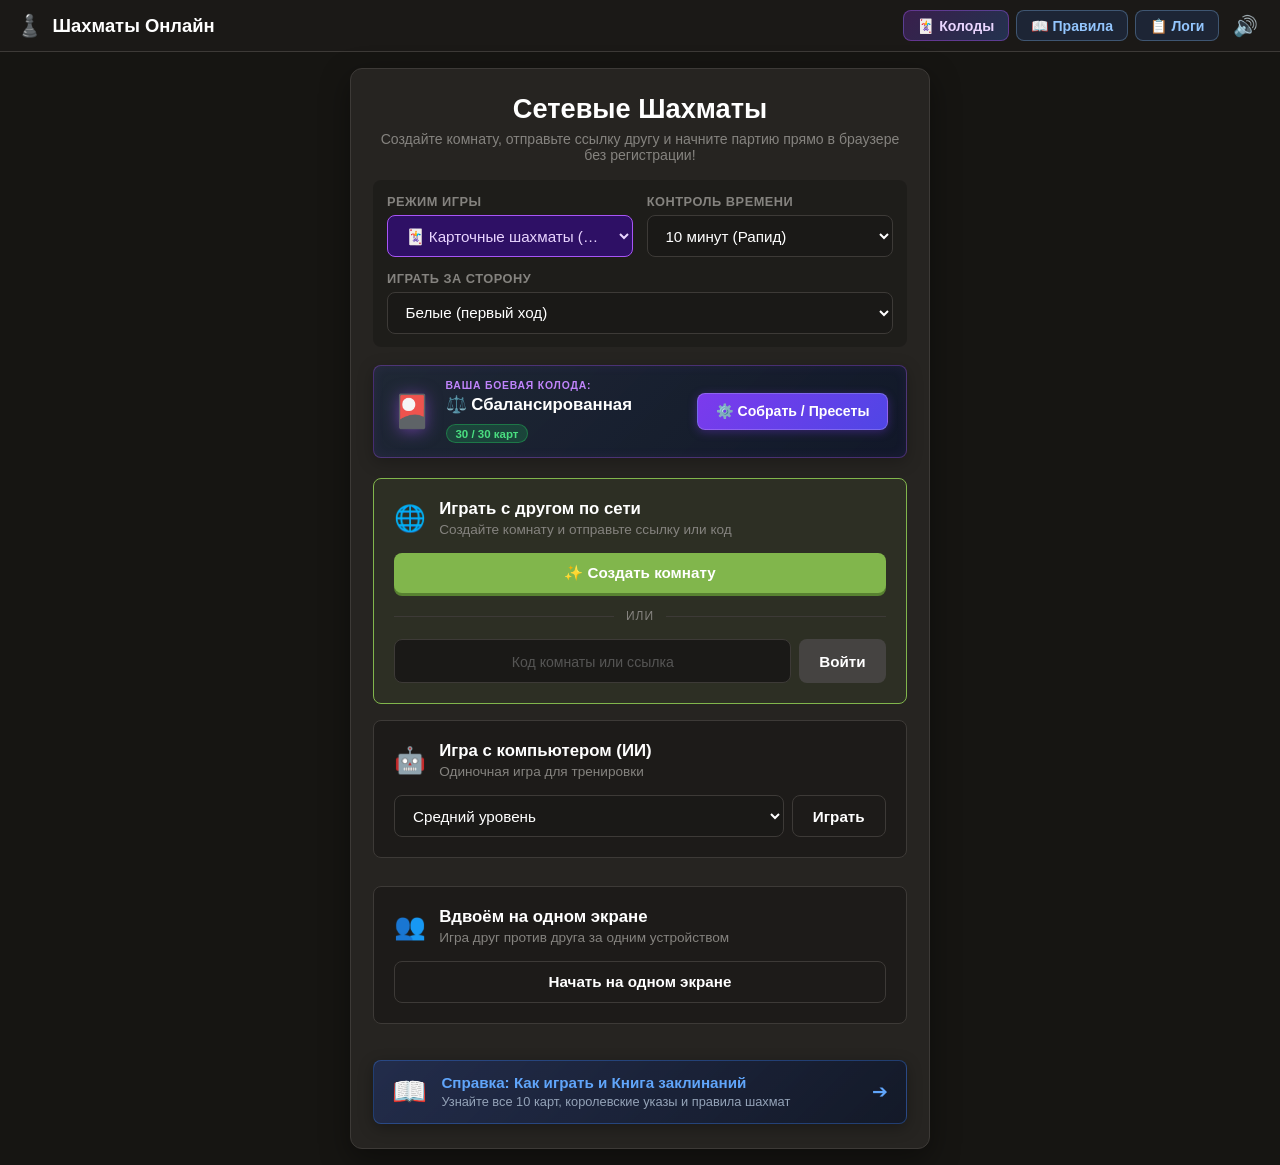
<file: index.html>
<!DOCTYPE html>
<html lang="ru">
<head>
  <meta charset="UTF-8">
  <meta name="viewport" content="width=device-width, initial-scale=1.0, maximum-scale=1.0, user-scalable=no">
  <meta http-equiv="Cache-Control" content="no-cache, no-store, must-revalidate">
  <meta http-equiv="Pragma" content="no-cache">
  <meta http-equiv="Expires" content="0">
  <title>Онлайн Шахматы — Играй с друзьями</title>
  <link rel="stylesheet" href="css/style.css?v=2.9.6">
  <link rel="icon" href="assets/pieces/wK.svg" type="image/svg+xml">
</head>
<body>
  <div class="app-container">
    <!-- Top Bar -->
    <header class="app-header">
      <div class="header-logo">
        <span class="logo-icon">♟️</span>
        <span class="logo-title">Шахматы Онлайн</span>
      </div>
      <div class="header-actions">
        <button id="btn-open-deckbuilder-header" class="btn-action-logs btn-action-deck" title="Конструктор и пресеты колод">
          🃏 Колоды
        </button>
        <button id="btn-open-rules-header" class="btn-action-logs" title="Правила игры и книга заклинаний">
          📖 Правила
        </button>
        <button id="btn-open-logs" class="btn-action-logs" title="Сетевые логи и диагностика">
          📋 Логи <span id="logs-badge" class="logs-badge hidden">0</span>
        </button>
        <button id="btn-toggle-sound" class="btn-icon" title="Включить / Выключить звук">🔊</button>
      </div>
    </header>

    <!-- 1. Lobby Screen -->
    <main id="screen-lobby" class="screen-view">
      <div class="lobby-card">
        <h1 class="lobby-hero-title">Сетевые Шахматы</h1>
        <p class="lobby-subtitle">Создайте комнату, отправьте ссылку другу и начните партию прямо в браузере без регистрации!</p>

        <!-- Common Game Settings -->
        <div class="settings-grid">
          <div class="setting-item">
            <label for="game-variant-select">Режим игры</label>
            <select id="game-variant-select" class="form-select highlight-select">
              <option value="cards" selected>🃏 Карточные шахматы (С заклинаниями)</option>
              <option value="classic">♟️ Классические шахматы</option>
            </select>
          </div>

          <div class="setting-item">
            <label for="time-control-select">Контроль времени</label>
            <select id="time-control-select" class="form-select">
              <option value="600" selected>10 минут (Рапид)</option>
              <option value="300">5 минут (Блиц)</option>
              <option value="180">3 минуты (Блиц)</option>
              <option value="900">15 минут (Рапид)</option>
              <option value="60">1 минута (Пуля)</option>
              <option value="0">Без времени (∞)</option>
            </select>
          </div>

          <div class="setting-item full-width">
            <label for="side-select">Играть за сторону</label>
            <select id="side-select" class="form-select">
              <option value="w" selected>Белые (первый ход)</option>
              <option value="b">Чёрные</option>
              <option value="random">Случайно 🎲</option>
            </select>
          </div>
        </div>

        <!-- Active Deck Banner for Nova Mode -->
        <div class="deck-preset-banner" id="lobby-deck-banner">
          <div class="deck-banner-left">
            <span class="deck-banner-icon">🎴</span>
            <div class="deck-banner-meta">
              <span class="deck-banner-label">ВАША БОЕВАЯ КОЛОДА:</span>
              <div class="deck-banner-title-row">
                <span class="deck-banner-title" id="lobby-active-deck-name">⚖️ Сбалансированная</span>
                <span class="deck-banner-pill" id="lobby-active-deck-badge">30 / 30 карт</span>
              </div>
            </div>
          </div>
          <button id="btn-open-deckbuilder-lobby" class="btn-deck-edit" title="Выбрать пресет или собрать свою колоду">
            ⚙️ Собрать / Пресеты
          </button>
        </div>

        <!-- Mode Buttons -->
        <div class="modes-container">
          <!-- Online Mode -->
          <div class="mode-box highlight-box">
            <div class="mode-header">
              <span class="mode-icon">🌐</span>
              <div class="mode-info">
                <h3>Играть с другом по сети</h3>
                <p>Создайте комнату и отправьте ссылку или код</p>
              </div>
            </div>
            
            <button id="btn-create-online" class="btn btn-primary btn-block">
              ✨ Создать комнату
            </button>

            <div class="divider"><span>ИЛИ</span></div>

            <div class="join-row">
              <input type="text" id="join-code-input" class="form-input code-input" placeholder="Код комнаты или ссылка" maxlength="150" autocomplete="off" spellcheck="false">
              <button id="btn-join-online" class="btn btn-secondary">Войти</button>
            </div>
          </div>

          <!-- Secondary Modes -->
          <div class="secondary-modes">
            <!-- Bot Mode -->
            <div class="mode-box">
              <div class="mode-header">
                <span class="mode-icon">🤖</span>
                <div class="mode-info">
                  <h3>Игра с компьютером (ИИ)</h3>
                  <p>Одиночная игра для тренировки</p>
                </div>
              </div>
              <div class="bot-row">
                <select id="bot-level-select" class="form-select">
                  <option value="easy">Лёгкий уровень</option>
                  <option value="medium" selected>Средний уровень</option>
                  <option value="hard">Сложный уровень</option>
                </select>
                <button id="btn-play-bot" class="btn btn-outline">Играть</button>
              </div>
            </div>

            <!-- Pass & Play -->
            <div class="mode-box">
              <div class="mode-header">
                <span class="mode-icon">👥</span>
                <div class="mode-info">
                  <h3>Вдвоём на одном экране</h3>
                  <p>Игра друг против друга за одним устройством</p>
                </div>
              </div>
              <button id="btn-pass-play" class="btn btn-outline btn-block">Начать на одном экране</button>
            </div>
          </div>
        </div>

        <!-- Rules & Spellbook Quick Access Banner -->
        <div class="lobby-rules-banner">
          <button id="btn-open-rules-lobby" class="btn-rules-banner" type="button">
            <span class="rules-banner-icon">📖</span>
            <div class="rules-banner-text">
              <strong>Справка: Как играть и Книга заклинаний</strong>
              <span>Узнайте все 10 карт, королевские указы и правила шахмат</span>
            </div>
            <span class="rules-banner-arrow">➔</span>
          </button>
        </div>
      </div>
    </main>

    <!-- 2. Waiting Room Screen -->
    <main id="screen-waiting" class="screen-view hidden">
      <div class="lobby-card waiting-card">
        <div class="waiting-spinner"></div>
        <h2>Ожидание соперника...</h2>
        <p>Отправьте эту ссылку или код другу, чтобы он подключился к партии:</p>

        <div class="room-code-badge">
          <span class="code-label">КОД КОМНАТЫ:</span>
          <span class="code-value" id="display-room-code">------</span>
        </div>

        <div class="share-link-group">
          <input type="text" id="display-room-link" class="form-input" readonly>
          <button id="btn-copy-link" class="btn btn-primary">Скопировать ссылку</button>
        </div>

        <p class="waiting-tip">💡 Как только ваш друг откроет ссылку или введёт код, игра начнётся автоматически!</p>

        <button id="btn-cancel-wait" class="btn btn-outline mt-4">Отменить</button>
      </div>
    </main>

    <!-- 3. Active Game Screen -->
    <main id="screen-game" class="screen-view hidden">
      <!-- Card Draw Fly-in Announcement -->
      <div id="card-draw-announcement" class="card-draw-announcement hidden">
        <div class="announcement-card-back">🎴</div>
        <div class="announcement-text">+1 Новая карта получена!</div>
      </div>

      <div class="game-layout">
        <!-- Chess Board Column -->
        <div class="game-board-section">
          <!-- Top HUD Toolbar (Menu on left, Cards inventory button next to it) -->
          <div class="game-hud-bar">
            <div class="hud-left-group">
              <!-- Menu Dropdown Trigger -->
              <div class="hud-menu-wrapper">
                <button id="btn-game-menu-toggle" class="btn-hud" title="Меню игры">
                  <span class="hud-icon">☰</span>
                  <span class="hud-label">Меню</span>
                  <span class="hud-caret">▾</span>
                </button>
                <!-- Dropdown Popover Menu -->
                <div id="game-menu-dropdown" class="game-menu-dropdown hidden">
                  <button id="menu-item-draw" class="menu-item">🤝 Предложить ничью</button>
                  <button id="menu-item-resign" class="menu-item">🏳️ Сдаться</button>
                  <button id="menu-item-flip" class="menu-item">🔄 Повернуть доску</button>
                  <div class="menu-divider"></div>
                  <button id="menu-item-rules" class="menu-item">📖 Справка и карты</button>
                  <button id="menu-item-logs" class="menu-item">📋 Сетевые логи</button>
                  <button id="menu-item-sound" class="menu-item">🔊 Звук: Вкл</button>
                  <div class="menu-divider"></div>
                  <button id="menu-item-leave" class="menu-item menu-item-danger">🚪 Выйти в лобби</button>
                </div>
              </div>

              <!-- Cards Inventory Button (Active when gameVariant === 'cards') -->
              <button id="btn-open-cards-inv" class="btn-hud btn-hud-cards" title="Открыть инвентарь карт">
                <span class="hud-icon">🃏</span>
                <span class="hud-label">Карты</span>
                <span id="hud-cards-badge" class="hud-badge">0/4</span>
                <span id="hud-mana-badge" class="hud-mana-pill" title="Текущая мана">💎 1/1</span>
                <span id="hud-cards-indicator" class="hud-indicator hidden">●</span>
              </button>

              <!-- Active Effects HUD Button (Visible when effects > 0) -->
              <button id="btn-open-effects-modal" class="btn-hud btn-hud-effects hidden" title="Посмотреть активные эффекты и проклятия">
                <span class="hud-icon">⚡</span>
                <span class="hud-label">Эффекты</span>
                <span id="hud-effects-badge" class="hud-badge hud-badge-effects">0</span>
              </button>
            </div>

            <div class="hud-right-group">
              <span id="hud-next-card-timer" class="hud-timer-hint">Карта через <strong>3</strong> х.</span>
            </div>
          </div>

          <!-- Active Effects Ticker Bar directly above Opponent Bar -->
          <div id="active-effects-ticker" class="active-effects-ticker hidden"></div>

          <!-- Targeting Step Banner directly above Board -->
          <div id="targeting-banner" class="targeting-banner hidden">
            <div class="targeting-info">
              <span class="targeting-icon">🎯</span>
              <span id="targeting-instructions">Выберите цель на доске: <strong id="targeting-card-name"></strong></span>
            </div>
            <button id="btn-cancel-target" class="btn btn-sm btn-cancel-spell">❌ Отмена</button>
          </div>

          <!-- Top Opponent Bar -->
          <div class="player-bar" id="player-bar-top">
            <div class="player-info">
              <div class="player-avatar">👤</div>
              <div class="player-meta">
                <span class="player-name" id="player-name-top">Соперник</span>
                <div class="captured-pieces" id="captured-top"></div>
              </div>
            </div>
            <!-- Opponent Mana Tray -->
            <div class="player-mana-tray opponent" id="opponent-mana-tray" title="Мана соперника">
              <span class="mana-icon">💎</span>
              <span class="mana-numeric" id="opponent-mana-text">1/1</span>
              <div class="mana-gems-bar" id="opponent-mana-gems"></div>
            </div>
            <div class="player-timer" id="timer-top">10:00</div>
          </div>

          <!-- Board Play Area with Left History Tray and Right Hearthstone End Turn Dock -->
          <div class="board-play-area">
            <!-- Left: Card Play History Tray (Last 3-5 used cards) -->
            <div id="card-history-sidebar" class="card-history-sidebar hidden" title="История использованных карт">
              <div class="card-history-header">История</div>
              <div id="card-history-list" class="card-history-list"></div>
            </div>

            <!-- Center: Chess Board Mount Point -->
            <div id="chess-board-container" class="board-container"></div>

            <!-- Right: Hearthstone End Turn & Turn Timer Dock -->
            <div id="turn-timer-dock" class="turn-timer-dock hidden">
              <button id="btn-end-turn" class="btn-end-turn my-turn" title="Завершить текущий ход">
                <span class="end-turn-title" id="end-turn-title">Завершить ход</span>
                <span class="end-turn-timer-val" id="end-turn-timer-val">60с</span>
                <div class="end-turn-progress-track">
                  <div class="end-turn-progress-fill" id="end-turn-progress-fill"></div>
                </div>
              </button>
            </div>

            <!-- Card History Hover / Touch Tooltip Card -->
            <div id="card-history-tooltip" class="card-history-tooltip hidden">
              <div class="cht-card-top">
                <div class="cht-mana-gem" id="cht-mana">💎 1</div>
                <div class="cht-caster-badge" id="cht-caster">Вы</div>
              </div>
              <div class="cht-card-art">
                <span class="cht-icon" id="cht-icon">🩸</span>
              </div>
              <div class="cht-card-body">
                <div class="cht-title" id="cht-name">Кровавый Пакт</div>
                <div class="cht-rarity-type" id="cht-rarity-type">Обычная магия</div>
                <div class="cht-desc" id="cht-desc">Вы жертвуете 20 секунд своего времени и мгновенно берёте 2 карты из колоды!</div>
                <div class="cht-target hidden" id="cht-target">Цель: e4</div>
              </div>
            </div>
          </div>

          <!-- Bottom Player Bar -->
          <div class="player-bar" id="player-bar-bottom">
            <div class="player-info">
              <div class="player-avatar you">👑</div>
              <div class="player-meta">
                <div class="name-adv-row">
                  <span class="player-name" id="player-name-bottom">Вы</span>
                  <span class="material-advantage" id="material-advantage"></span>
                </div>
                <div class="captured-pieces" id="captured-bottom"></div>
              </div>
            </div>
            <!-- Player Mana Tray -->
            <div class="player-mana-tray" id="player-mana-tray" title="Ваша мана: восстанавливается каждый ход (+1 макс. каждые 3 хода)">
              <span class="mana-icon">💎</span>
              <span class="mana-numeric" id="player-mana-text">1/1</span>
              <div class="mana-gems-bar" id="player-mana-gems"></div>
            </div>
            <div class="player-timer" id="timer-bottom">10:00</div>
          </div>
        </div>

        <!-- Sidebar (History, Controls, Chat) -->
        <aside class="game-sidebar">
          <!-- Active Decrees & Curses HUD -->
          <div class="sidebar-box decrees-box" id="active-decrees-container">
            <div class="sidebar-box-header decrees-header">
              <span>⚡ Активные Эффекты и Указы</span>
              <span id="sidebar-effects-count" class="effects-count-badge hidden">0</span>
            </div>
            <div id="active-decrees-list" class="active-decrees-list">
              <div class="no-decrees-hint">
                <span class="no-decrees-icon">🛡️</span>
                <span>Нет активных проклятий и указов. Все фигуры подчиняются классическим правилам.</span>
              </div>
            </div>
          </div>

          <!-- Move History -->
          <div class="sidebar-box history-box">
            <div class="sidebar-box-header">История ходов</div>
            <div class="move-history-list" id="move-history-list"></div>
          </div>

          <!-- In-Game Quick Action Controls -->
          <div class="sidebar-action-bar">
            <button id="btn-offer-draw" class="btn-action" title="Предложить ничью">🤝 Ничья</button>
            <button id="btn-resign" class="btn-action" title="Сдаться">🏳️ Сдаться</button>
            <button id="btn-flip-board" class="btn-action" title="Перевернуть доску">🔄 Доска</button>
            <button id="btn-leave-game" class="btn-action btn-danger" title="Выйти в меню">🚪 Меню</button>
          </div>

          <!-- Quick Reactions & Chat -->
          <div class="sidebar-box chat-box">
            <div class="sidebar-box-header">Реакции и чат</div>
            <div class="quick-emojis">
              <button class="emoji-btn" data-emoji="👍">👍</button>
              <button class="emoji-btn" data-emoji="🔥">🔥</button>
              <button class="emoji-btn" data-emoji="😮">😮</button>
              <button class="emoji-btn" data-emoji="👏">👏</button>
              <button class="emoji-btn" data-emoji="🤝">🤝</button>
              <button class="emoji-btn" data-emoji="GG!">GG</button>
            </div>
            <div class="chat-messages" id="chat-messages"></div>
            <div class="chat-input-row">
              <input type="text" id="chat-input" class="form-input" placeholder="Сообщение..." maxlength="80">
              <button id="btn-send-chat" class="btn btn-secondary">Отправить</button>
            </div>
          </div>
        </aside>
      </div>
    </main>

    <!-- Semi-Transparent Cards Inventory Overlay (Over Chessboard) -->
    <div id="cards-inventory-overlay" class="cards-inventory-overlay hidden">
      <div class="inventory-backdrop" id="inventory-backdrop"></div>
      <div class="inventory-modal">
        <div class="inventory-header">
          <div class="inventory-title-group">
            <div class="inventory-title">
              <span class="inventory-icon">🃏</span>
              <span>Инвентарь заклинаний и указов</span>
              <span class="inv-count-pill"><span id="inv-cards-count">0</span>/4</span>
            </div>
            <div class="inventory-subtitle">
              Следующая карта через: <strong id="inv-turns-until">3</strong> хода • Выберите карту для розыгрыша
            </div>
            <div class="inv-mana-status" id="inv-mana-status" title="Доступная мана в этот ход">
              <span class="inv-mana-icon">💎</span>
              <span class="inv-mana-label">Ваша мана:</span>
              <strong id="inv-mana-val">1 / 1</strong>
            </div>
          </div>
          <div class="inv-header-actions">
            <button id="btn-open-rules-inv" class="btn-inv-rules" title="Справка по всем картам">📖 Книга карт</button>
            <button id="btn-close-inventory" class="btn-close-inv" title="Закрыть инвентарь (Esc)">✕</button>
          </div>
        </div>

        <div id="inventory-cards-container" class="inventory-cards-container">
          <!-- Cards rendered here -->
        </div>

        <div class="inventory-footer">
          <span class="inv-tip">💡 Нажмите на карту или кнопку «Разыграть». Шахматная доска остаётся видимой на фоне.</span>
        </div>
      </div>
    </div>

    <!-- Cinematic Active Effect Detail Modal -->
    <div id="effect-details-modal" class="effect-details-modal hidden">
      <div class="effect-modal-backdrop" id="effect-modal-backdrop"></div>
      <div class="effect-modal-dialog">
        <button id="btn-close-effect-modal" class="effect-modal-close" title="Закрыть (Esc)">✕</button>

        <div class="effect-modal-header">
          <div class="effect-modal-icon-wrap" id="effect-modal-icon-wrap">
            <span class="effect-modal-icon" id="effect-modal-icon">⚡</span>
          </div>
          <div class="effect-modal-title-group">
            <span class="effect-modal-badge" id="effect-modal-badge">ВРАЖЕСКОЕ ПРОКЛЯТИЕ</span>
            <h3 class="effect-modal-title" id="effect-modal-title">Оковы Кентавра</h3>
            <div class="effect-modal-duration-tag">
              ⏳ Осталось действовать: <strong id="effect-modal-turns">2 хода</strong>
            </div>
          </div>
        </div>

        <!-- Multi-effects switcher tabs (if multiple active) -->
        <div id="effect-modal-tabs" class="effect-modal-tabs hidden"></div>

        <div class="effect-modal-body">
          <div class="effect-detail-card effect-target-card">
            <div class="effect-card-label">🎯 ОБЪЕКТ ДЕЙСТВИЯ:</div>
            <div class="effect-card-text" id="effect-modal-target">Все вражеские кони</div>
          </div>

          <div class="effect-detail-card effect-trigger-card">
            <div class="effect-card-label">⚡ УСЛОВИЕ СРАБАТЫВАНИЯ (ТРИГГЕР):</div>
            <div class="effect-card-text" id="effect-modal-trigger">Ход вражеским Конём</div>
          </div>

          <div class="effect-detail-card effect-penalty-card">
            <div class="effect-card-label">⚠️ ПОСЛЕДСТВИЕ (ШТРАФ / ЭФФЕКТ):</div>
            <div class="effect-card-text" id="effect-modal-penalty">Конь застынет во льду на 1 ход</div>
          </div>

          <div class="effect-advice-box" id="effect-modal-advice-box">
            <span class="advice-icon">💡</span>
            <div class="advice-text" id="effect-modal-advice">Тактический совет</div>
          </div>
        </div>

        <div class="effect-modal-footer">
          <button id="btn-effect-modal-ok" class="btn btn-primary effect-btn-ok">Понятно</button>
        </div>
      </div>
    </div>

    <!-- Card Play Showcase Cinematic (Hearthstone style) -->
    <div id="card-showcase-overlay" class="card-showcase-overlay hidden">
      <div class="showcase-content">
        <div class="showcase-banner" id="showcase-banner">
          <span class="showcase-caster-icon" id="showcase-caster-icon">⚔️</span>
          <span class="showcase-caster-title" id="showcase-caster-title">СОПЕРНИК СЫГРАЛ:</span>
        </div>
        <div class="showcase-card" id="showcase-card">
          <div class="showcase-card-header">
            <span class="showcase-gem" id="showcase-gem"></span>
            <span class="showcase-type" id="showcase-type">УКАЗ</span>
          </div>
          <div class="showcase-art">
            <span class="showcase-icon" id="showcase-icon">🐎</span>
          </div>
          <div class="showcase-name" id="showcase-name">Оковы Кентавра</div>
          <div class="showcase-desc" id="showcase-desc">
            Враг проклят: если он походит Конем в течение 2 ходов, этот конь застынет во льду на 1 ход.
          </div>
          <div class="showcase-target-tag hidden" id="showcase-target-tag">
            🎯 Цель: <strong id="showcase-target-text">e4</strong>
          </div>
        </div>
      </div>
    </div>

    <!-- Game Over Modal -->
    <div id="modal-gameover" class="modal-backdrop hidden">
      <div class="modal-card">
        <div class="gameover-trophy">🏆</div>
        <h2 id="gameover-title">Партия завершена</h2>
        <p id="gameover-desc" class="gameover-desc">Шах и мат</p>
        <div class="modal-actions">
          <button id="btn-rematch" class="btn btn-primary btn-block">🔄 Сыграть реванш</button>
          <button id="btn-return-lobby" class="btn btn-outline btn-block mt-2">В главное меню</button>
        </div>
      </div>
    </div>

    <!-- Network Logs Diagnostic Modal -->
    <div id="modal-logs" class="modal-backdrop hidden">
      <div class="modal-card logs-modal-card">
        <div class="logs-header">
          <div class="logs-title-row">
            <span class="logs-icon">📋</span>
            <h3>Сетевые логи и диагностика</h3>
          </div>
          <button id="btn-close-logs" class="btn-icon" title="Закрыть">✕</button>
        </div>
        
        <div class="logs-status-bar">
          <div class="status-indicator-row">
            <span class="status-dot" id="log-status-dot"></span>
            <span id="log-connection-status">Статус: Не подключено</span>
          </div>
          <div class="logs-meta-info" id="log-meta-info">Комната: — | Роль: —</div>
        </div>

        <div class="logs-filter-bar">
          <button class="btn-filter active" data-filter="all">Все (<span id="count-all-logs">0</span>)</button>
          <button class="btn-filter filter-errors" data-filter="error">⚠️ Ошибки (<span id="count-error-logs">0</span>)</button>
          <button class="btn-filter" data-filter="net">🌐 Сеть (<span id="count-net-logs">0</span>)</button>
          <button class="btn-filter" data-filter="moves">♟️ Ходы</button>
          <button class="btn-filter" data-filter="cards">🃏 Карты</button>
        </div>

        <div class="logs-viewer-box" id="logs-viewer">
          <!-- Formatted log entries -->
        </div>

        <div class="logs-actions">
          <button id="btn-copy-logs" class="btn btn-primary">📋 Скопировать весь лог</button>
          <button id="btn-clear-logs" class="btn btn-outline">Очистить</button>
        </div>
      </div>
    </div>

    <!-- Rules & Spell Book Modal -->
    <div id="modal-rules" class="modal-backdrop hidden">
      <div class="modal-card rules-modal-card">
        <div class="rules-header">
          <div class="rules-title-row">
            <span class="rules-icon">📖</span>
            <h3>Правила игры и Книга заклинаний</h3>
          </div>
          <button id="btn-close-rules" class="btn-icon" title="Закрыть (Esc)">✕</button>
        </div>

        <div class="rules-nav-tabs">
          <button class="rules-tab-btn active" data-tab="cards-guide">🃏 Карты и Магия</button>
          <button class="rules-tab-btn" data-tab="spellbook">✨ Книга заклинаний (50)</button>
          <button class="rules-tab-btn" data-tab="classic-guide">♟️ Шахматы и таймеры</button>
          <button class="rules-tab-btn" data-tab="online-guide">🌐 Игра по сети</button>
        </div>

        <div class="rules-tab-content active" id="tab-cards-guide">
          <div class="rules-section">
            <h4>🌟 Как устроен режим «Нова» (Карточные шахматы)?</h4>
            <p>Вы играете в настоящие шахматы, но с мощным арсеналом магии! Доска, фигуры и правила ходов подчиняются законам шахмат, но каждый игрок может переворачивать ход партии с помощью карт заклинаний и указов.</p>
          </div>

          <div class="rules-grid">
            <div class="rules-feature-card">
              <span class="rfc-icon">🎁</span>
              <strong>Старт и получение карт</strong>
              <p>В начале игры каждому выдаётся <strong>2 случайные карты</strong>. Затем каждые <strong>3 хода</strong> вы получаете <strong>+1 новую карту</strong>. В руке может быть максимум 4 карты.</p>
            </div>
            <div class="rules-feature-card">
              <span class="rfc-icon">💎</span>
              <strong>Кристаллы Маны (Баланс карт)</strong>
              <p>Каждая карта требует ману. 1-й и 2-й ходы: <strong>1 мана</strong>. Каждые <strong>3 хода</strong> максимальный запас растёт на <strong>+1</strong> (1-2 ход: 1 мана, 3-5 ход: 2 маны, 6-8 ход: 3 маны и т.д. до 10). В начале каждого вашего хода мана полностью восстанавливается!</p>
            </div>
            <div class="rules-feature-card">
              <span class="rfc-icon">⚡</span>
              <strong>Заклинания прямого действия</strong>
              <p>Мгновенная магия: Заморозка фигуры на 1 ход, спасение от мата, Рокировка теней, призыв Пешки или Дымовая завеса.</p>
            </div>
            <div class="rules-feature-card">
              <span class="rfc-icon">📜</span>
              <strong>Королевские Указы (Проклятия)</strong>
              <p>Действуют 2–3 хода. Накладывают запрет на действия врага. Если враг нарушит закон (пойдёт конём, сделает рокировку и т.д.), он будет наказан льдом!</p>
            </div>
            <div class="rules-feature-card">
              <span class="rfc-icon">❄️</span>
              <strong>Как работает Заморозка?</strong>
              <p>Замороженная фигура покрывается ледяной коркой на 1 полный ход её владельца. Она не может ходить, рубить и объявлять шах. Если вам поставили шах замороженной фигурой — шах немедленно снимается!</p>
            </div>
          </div>
        </div>

        <div class="rules-tab-content hidden" id="tab-spellbook">
          <div class="spellbook-controls">
            <input type="text" id="spellbook-search-input" class="spellbook-search-input" placeholder="🔍 Поиск карты: название, эффект, совет (например: «заморозка», «щит», «конь»)...">
            
            <div class="spellbook-filter-group">
              <span class="sbc-group-label">Школа магии / Эффект:</span>
              <div class="spellbook-filters" id="spellbook-category-chips">
                <button class="sbc-filter-chip active" data-cat="all">Все школы (50)</button>
                <button class="sbc-filter-chip" data-cat="control">❄️ Контроль и Лёд (8)</button>
                <button class="sbc-filter-chip" data-cat="defense">🛡️ Защита и Щиты (9)</button>
                <button class="sbc-filter-chip" data-cat="attack">⚔️ Атака и Урон (5)</button>
                <button class="sbc-filter-chip" data-cat="secrets">💣 Секреты и Ловушки (12)</button>
                <button class="sbc-filter-chip" data-cat="magic">📖 Магия и Добор (6)</button>
                <button class="sbc-filter-chip" data-cat="tactics">🌀 Тактика (10)</button>
              </div>
            </div>

            <div class="spellbook-filter-row-double">
              <div class="spellbook-filter-group">
                <span class="sbc-group-label">Стоимость (Мана):</span>
                <div class="spellbook-filters" id="spellbook-mana-chips">
                  <button class="sbc-filter-chip active" data-mana="all">Все</button>
                  <button class="sbc-filter-chip" data-mana="1">💎 1</button>
                  <button class="sbc-filter-chip" data-mana="2">💎 2</button>
                  <button class="sbc-filter-chip" data-mana="3">💎 3</button>
                  <button class="sbc-filter-chip" data-mana="4">💎 4</button>
                  <button class="sbc-filter-chip" data-mana="5+">💎 5+</button>
                </div>
              </div>

              <div class="spellbook-filter-group">
                <span class="sbc-group-label">Редкость:</span>
                <div class="spellbook-filters" id="spellbook-rarity-chips">
                  <button class="sbc-filter-chip active" data-rarity="all">Все</button>
                  <button class="sbc-filter-chip" data-rarity="COMMON">Обычные</button>
                  <button class="sbc-filter-chip" data-rarity="RARE">Редкие</button>
                  <button class="sbc-filter-chip" data-rarity="EPIC">Эпические</button>
                  <button class="sbc-filter-chip" data-rarity="LEGENDARY">Легендарные</button>
                </div>
              </div>
            </div>
          </div>
          <div class="spellbook-list" id="spellbook-dynamic-list">
            <!-- Dynamically populated from CARDS_DATABASE -->
          </div>
        </div>

        <div class="rules-tab-content hidden" id="tab-classic-guide">
          <div class="rules-section">
            <h4>♟️ Шахматные правила и управление</h4>
            <div class="rules-grid">
              <div class="rules-feature-card">
                <span class="rfc-icon">🎯</span>
                <strong>Ходы и выбор фигур</strong>
                <p>Кликните по своей фигуре — подсвечиваются все легальные ходы зелёными точками. Кликните по целевой клетке (или перетащите фигуру пальцем/мышкой).</p>
              </div>
              <div class="rules-feature-card">
                <span class="rfc-icon">👑</span>
                <strong>Превращение пешки</strong>
                <p>Достигнув противоположного края доски, пешка может превратиться в Ферзя, Ладью, Слона или Коня через удобное меню выбора.</p>
              </div>
              <div class="rules-feature-card">
                <span class="rfc-icon">⏱️</span>
                <strong>Контроль времени</strong>
                <p>Доступны форматы Рапид (10 и 15 мин), Блиц (3 и 5 мин), Пуля (1 мин) и режим «Без времени» (∞). Время начинает идти после вашего хода.</p>
              </div>
              <div class="rules-feature-card">
                <span class="rfc-icon">⌨️</span>
                <strong>Горячие клавиши на ПК</strong>
                <p><code>C</code> или <code>I</code> — Инвентарь карт<br><code>M</code> — Меню игры<br><code>L</code> — Логи сети<br><code>Esc</code> — Закрыть окно / Отмена<br><code>F</code> — Повернуть доску</p>
              </div>
            </div>
          </div>
        </div>

        <div class="rules-tab-content hidden" id="tab-online-guide">
          <div class="rules-section">
            <h4>🌐 Сетевая игра с друзьями без регистрации</h4>
            <div class="rules-grid">
              <div class="rules-feature-card">
                <span class="rfc-icon">✨</span>
                <strong>Как создать комнату?</strong>
                <p>Нажмите «Создать комнату» в лобби. Появится ваш 6-значный код и прямая ссылка. Нажмите «Скопировать ссылку» и отправьте её другу в любой мессенджер!</p>
              </div>
              <div class="rules-feature-card">
                <span class="rfc-icon">🚀</span>
                <strong>Как подключиться?</strong>
                <p>Ваш друг может просто перейти по ссылке — партия начнётся мгновенно! Либо ввести 6-значный код в поле «Войти» на главной странице.</p>
              </div>
              <div class="rules-feature-card">
                <span class="rfc-icon">🛡️</span>
                <strong>Авто-повтор подключения</strong>
                <p>Система автоматически повторяет соединение при микрозадержках сети или регистрации хоста — никаких лишних кликов не требуется.</p>
              </div>
              <div class="rules-feature-card">
                <span class="rfc-icon">🏆</span>
                <strong>Защита от выхода соперника</strong>
                <p>Если соперник разорвал соединение или закрыл браузер во время партии, вам автоматически присуждается техническая победа!</p>
              </div>
            </div>
          </div>
        </div>

        <div class="rules-footer">
          <button id="btn-close-rules-ok" class="btn btn-primary btn-block">Понятно, играть! ⚔️</button>
        </div>
      </div>
    </div>

    <!-- 4. Hearthstone-style Collection & Deck Builder Scene (Fullscreen) -->
    <main id="screen-deck-builder" class="screen-deck-builder-scene hidden">
      <!-- Top Navigation Header (Minimalist & Uncluttered) -->
      <header class="hs-top-bar">
        <div class="hs-top-left">
          <button id="btn-hs-back-lobby" class="btn-hs-back" title="Вернуться в меню">
            <span class="hs-back-arrow">◀</span> В меню
          </button>
        </div>

        <!-- Center: Elegant Deck Switcher Dropdown & Actions -->
        <div class="hs-deck-selector-bar">
          <div class="hs-deck-dropdown-wrap">
            <button id="btn-hs-deck-select" class="btn-hs-deck-select" title="Выбрать колоду">
              <span id="hs-select-deck-icon">⚖️</span>
              <span id="hs-select-deck-name">Сбалансированная</span>
              <span id="hs-select-deck-count" class="hs-select-count">(30/30)</span>
              <span class="hs-select-caret">▼</span>
            </button>
            <div id="hs-deck-dropdown-menu" class="hs-deck-dropdown-menu hidden">
              <!-- Dynamically populated presets & custom decks -->
            </div>
          </div>

          <button id="btn-set-active-deck" class="btn-hs-tool btn-set-active" title="Сделать этой колодой боевую">
            <span class="btn-tool-icon">⭐</span> <span class="btn-tool-label">Боевая</span>
          </button>
          <button id="btn-create-new-deck" class="btn-hs-tool" title="Создать новую колоду">
            <span class="btn-tool-icon">➕</span> <span class="btn-tool-label">Новая</span>
          </button>
          <button id="btn-rename-deck" class="btn-hs-tool" title="Переименовать колоду">
            ✏️
          </button>
          <button id="btn-delete-deck" class="btn-hs-tool danger" title="Удалить пользовательскую колоду">
            🗑️
          </button>
        </div>

        <div class="hs-top-right-hint">
          <span>💡 Клик по карте — положить в колоду • Клик по полоске — убрать</span>
        </div>
      </header>

      <!-- Mobile View Switcher (<= 800px) -->
      <div class="hs-mobile-tabs" id="db-mobile-switch">
        <button class="hs-mob-tab-btn active" id="btn-mob-catalog" data-tab="catalog">📖 Книга карт (50)</button>
        <button class="hs-mob-tab-btn" id="btn-mob-roster" data-tab="roster">📋 Моя колода (<span id="db-mob-counter">30/30</span>)</button>
      </div>

      <!-- Hearthstone Workspace: Left Spellbook (2 Rows), Right Deck Tray -->
      <div class="hs-workspace">
        
        <!-- Left: Collection Spellbook (2 Rows of Large Cards) -->
        <section class="hs-collection-pane db-catalog-section">
          
          <!-- Top of Book: School / Category Bookmark Tabs -->
          <div class="hs-school-tabs" id="db-category-chips">
            <button class="db-chip active" data-cat="all">Все (50)</button>
            <button class="db-chip" data-cat="control">❄️ Контроль</button>
            <button class="db-chip" data-cat="defense">🛡️ Защита</button>
            <button class="db-chip" data-cat="attack">⚔️ Атака</button>
            <button class="db-chip" data-cat="secrets">💣 Секреты</button>
            <button class="db-chip" data-cat="magic">📖 Магия</button>
            <button class="db-chip" data-cat="tactics">🌀 Тактика</button>
          </div>

          <!-- Hearthstone 2-Row Spellbook Viewport with Side Arrows -->
          <div class="hs-book-viewport">
            <button id="btn-hs-prev-page" class="hs-book-arrow hs-arrow-left" title="Предыдущая страница">
              ◀
            </button>

            <!-- Cards Container: STRICTLY 2 ROWS, NO EXTRA BUTTONS -->
            <div class="hs-cards-2rows-grid db-cards-grid" id="db-cards-grid">
              <!-- Dynamically populated cards for the current page -->
            </div>

            <button id="btn-hs-next-page" class="hs-book-arrow hs-arrow-right" title="Следующая страница">
              ▶
            </button>
          </div>

          <!-- Bottom: Hearthstone Book Footer (Mana Gems, Page Flip, Search) -->
          <div class="hs-book-footer">
            <!-- Mana Crystals Row -->
            <div class="hs-mana-crystals-row" id="db-mana-chips">
              <button class="db-chip hs-mana-gem-btn active" data-mana="all" title="Все стоимости">Все</button>
              <button class="db-chip hs-mana-gem-btn" data-mana="1" title="1 мана">💎 1</button>
              <button class="db-chip hs-mana-gem-btn" data-mana="2" title="2 маны">💎 2</button>
              <button class="db-chip hs-mana-gem-btn" data-mana="3" title="3 маны">💎 3</button>
              <button class="db-chip hs-mana-gem-btn" data-mana="4" title="4 маны">💎 4</button>
              <button class="db-chip hs-mana-gem-btn" data-mana="5+" title="5+ маны">💎 5+</button>
            </div>

            <!-- Page Flip Controls & Search in Navigation Group -->
            <div class="hs-footer-nav-group">
              <div class="hs-page-controls">
                <button id="btn-hs-prev-footer" class="hs-page-nav-btn" title="Предыдущая страница">◀</button>
                <span id="hs-page-indicator" class="hs-page-indicator">1 / 7</span>
                <button id="btn-hs-next-footer" class="hs-page-nav-btn" title="Следующая страница">▶</button>
              </div>

              <div class="hs-search-box">
                <input type="text" id="db-search-input" class="hs-search-input" placeholder="🔍 Поиск...">
                <button id="btn-clear-search" class="hs-clear-search-btn hidden" title="Очистить">✕</button>
              </div>
            </div>
          </div>
        </section>

        <!-- Right: Hearthstone Active Deck Tray -->
        <aside class="hs-deck-tray db-deck-sidebar">
          
          <!-- Deck Tray Header -->
          <div class="hs-tray-header">
            <div class="hs-deck-info-row">
              <span class="hs-tray-deck-name" id="hs-tray-deck-title">⚖️ Сбалансированная</span>
              <span class="hs-active-tag" id="hs-active-badge">⭐ Боевая</span>
            </div>

            <div class="hs-tray-counter-block">
              <div class="hs-tray-counter-row">
                <span class="hs-tray-counter-label">Карт в колоде:</span>
                <span class="hs-tray-counter-val" id="db-deck-card-counter">30 / 30</span>
              </div>
              <div class="hs-tray-progress-track">
                <div class="hs-tray-progress-fill" id="db-deck-progress-fill" style="width: 100%;"></div>
              </div>
            </div>
          </div>

          <!-- Mana Curve Histogram Mini -->
          <div class="hs-tray-mana-curve">
            <div class="hs-curve-header">
              <span>Кривая маны</span>
              <span class="hs-avg-badge">💎 Ср. <strong id="db-avg-mana">2.3</strong></span>
            </div>
            <div class="hs-mana-bars" id="db-mana-curve-bars">
              <!-- Bars 1, 2, 3, 4, 5+ -->
            </div>
          </div>

          <!-- Scrollable Card Strips (Pure Hearthstone Ribbons, Click to Remove) -->
          <div class="hs-deck-strips-list db-deck-list" id="db-current-deck-cards">
            <!-- Hearthstone-style card strips -->
          </div>

          <!-- Floating Card Preview on Hover -->
          <div id="hs-floating-preview" class="hs-floating-preview hidden"></div>

          <!-- Bottom: Done button & subtle utility links -->
          <div class="hs-tray-footer-wrap">
            <button id="btn-apply-and-close-deck" class="btn-hs-done" title="Сохранить и вернуться в лобби">
              <span class="btn-hs-done-title">ГОТОВО</span>
            </button>
            <div class="hs-tray-links">
              <button id="btn-autofill-deck" class="hs-link-btn" title="Дополнить колоду до 30 карт">🪄 Авто-добор</button>
              <span class="hs-link-sep">•</span>
              <button id="btn-clear-deck" class="hs-link-btn danger" title="Очистить все карты">🧹 Очистить</button>
            </div>
          </div>
        </aside>

      </div>
    </main>

    <!-- 7. Card Inspector Modal (Large Card Preview & Strategy) -->
    <div id="modal-card-inspector" class="modal-backdrop hidden" style="z-index: 3000;">
      <div class="modal-card card-inspector-card">
        <button id="btn-close-card-inspector" class="btn-icon card-inspector-close" title="Закрыть (Esc)">✕</button>
        <div id="card-inspector-content" class="card-inspector-content">
          <!-- Dynamically populated card details -->
        </div>
      </div>
    </div>

    <!-- Toast Notifications Container -->
    <div id="toast-container" class="toast-container"></div>
  </div>

  <!-- Dependencies with version cache-busting -->
  <script src="js/logger.js?v=2.9.6"></script>
  <script src="js/chess.js?v=2.9.6"></script>
  <script src="js/peerjs.min.js?v=2.9.6"></script>
  <script src="js/pieces.js?v=2.9.6"></script>
  <script src="js/sounds.js?v=2.9.6"></script>
  <script src="js/cards.js?v=2.9.6"></script>
  <script src="js/decks.js?v=2.9.6"></script>
  <script src="js/bot.js?v=2.9.6"></script>
  <script src="js/network.js?v=2.9.6"></script>
  <script src="js/board.js?v=2.9.6"></script>
  <script src="js/app.js?v=2.9.6"></script>
</body>
</html>
</file>
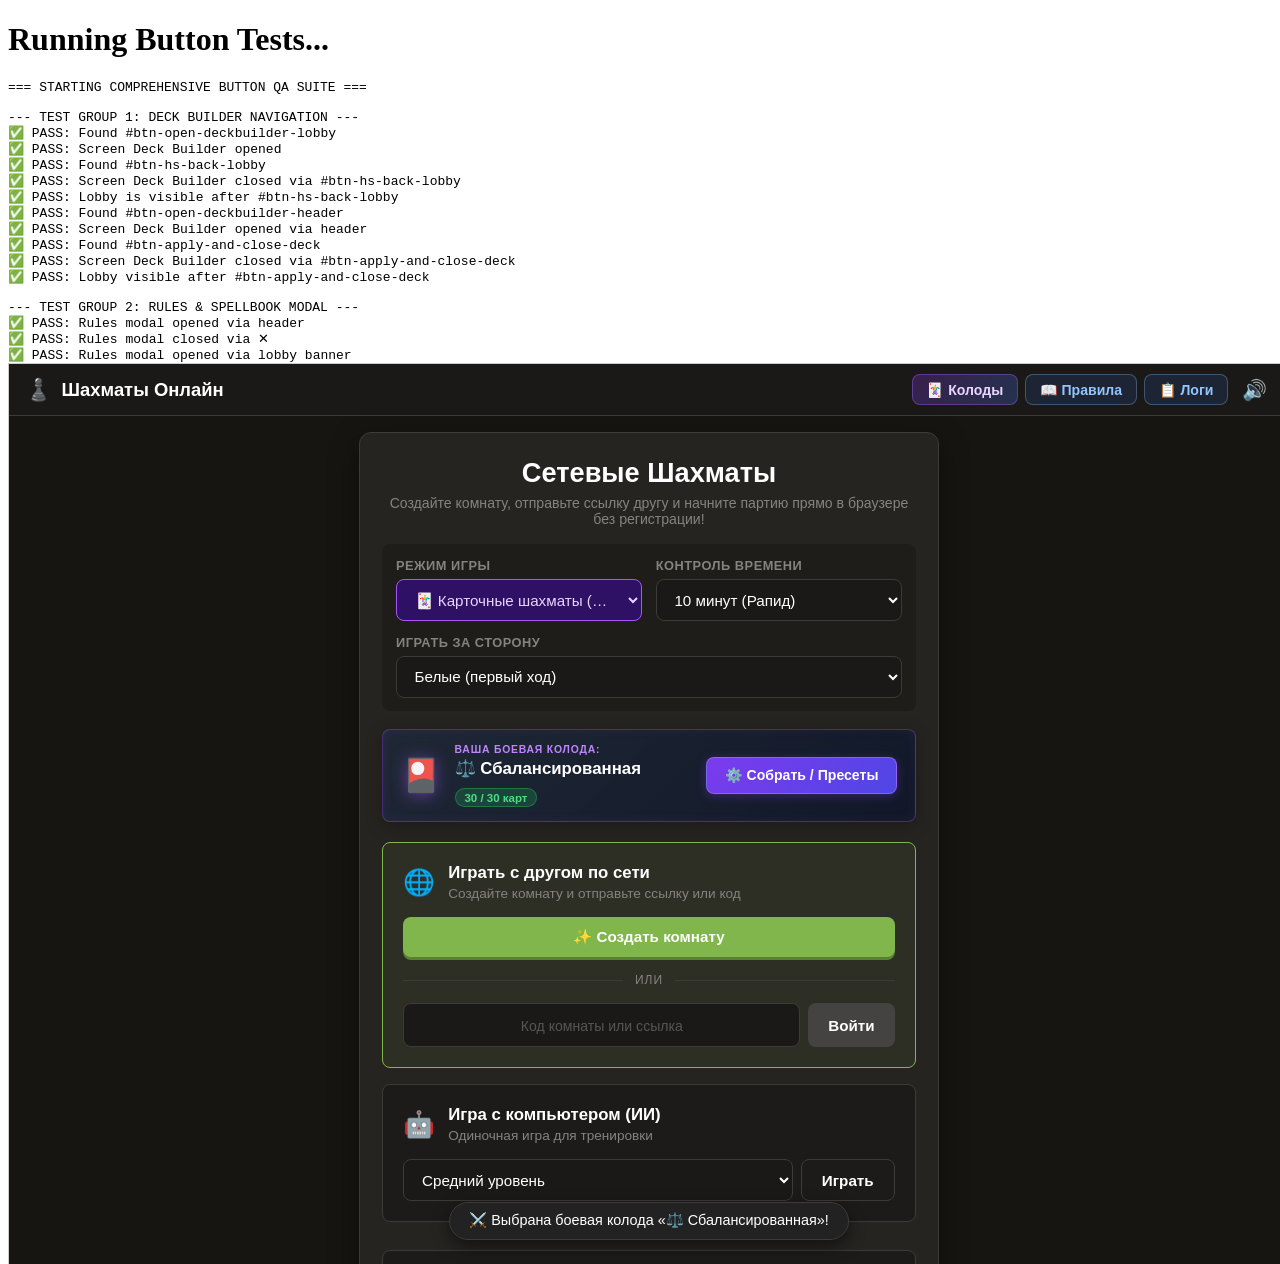
<file: test_buttons_qa.html>
<!DOCTYPE html>
<html lang="ru">
<head>
  <meta charset="UTF-8">
  <title>QA Button Suite</title>
</head>
<body>
  <h1>Running Button Tests...</h1>
  <div id="test-output" style="white-space: pre-wrap; font-family: monospace;"></div>
  <iframe id="app-frame" src="index.html" style="width: 1280px; height: 900px; border: 1px solid #ccc;"></iframe>

  <script>
    const output = document.getElementById('test-output');
    function log(msg) {
      output.textContent += msg + '\n';
      console.log(msg);
    }

    const iframe = document.getElementById('app-frame');
    
    iframe.onload = async () => {
      const doc = iframe.contentDocument;
      const win = iframe.contentWindow;

      // Mock window.confirm and window.prompt to always succeed
      win.confirm = (msg) => {
        log('  [Mock confirm]: ' + msg + ' -> true');
        return true;
      };
      win.prompt = (msg, def) => {
        log('  [Mock prompt]: ' + msg + ' -> QA Test');
        return 'QA Test';
      };

      let passed = 0;
      let failed = 0;
      const errors = [];

      win.addEventListener('error', (e) => {
        log('❌ UNCAUGHT ERROR: ' + e.message + ' at ' + e.filename + ':' + e.lineno);
        errors.push(e.message);
        failed++;
      });

      function assert(cond, name) {
        if (cond) {
          passed++;
          log('✅ PASS: ' + name);
        } else {
          failed++;
          log('❌ FAIL: ' + name);
          errors.push('Assertion failed: ' + name);
        }
      }

      function sleep(ms) {
        return new Promise(r => setTimeout(r, ms));
      }

      log('=== STARTING COMPREHENSIVE BUTTON QA SUITE ===\n');

      try {
        await sleep(300);

        // 1. Lobby Deck Builder button
        log('--- TEST GROUP 1: DECK BUILDER NAVIGATION ---');
        const btnOpenDeckLobby = doc.getElementById('btn-open-deckbuilder-lobby');
        assert(btnOpenDeckLobby !== null, 'Found #btn-open-deckbuilder-lobby');
        btnOpenDeckLobby.click();
        await sleep(100);
        const screenDeckBuilder = doc.getElementById('screen-deck-builder');
        assert(!screenDeckBuilder.classList.contains('hidden'), 'Screen Deck Builder opened');

        // 2. Click "В меню" (#btn-hs-back-lobby)
        const btnHsBack = doc.getElementById('btn-hs-back-lobby');
        assert(btnHsBack !== null, 'Found #btn-hs-back-lobby');
        btnHsBack.click();
        await sleep(100);
        const screenLobby = doc.getElementById('screen-lobby');
        assert(screenDeckBuilder.classList.contains('hidden'), 'Screen Deck Builder closed via #btn-hs-back-lobby');
        assert(!screenLobby.classList.contains('hidden'), 'Lobby is visible after #btn-hs-back-lobby');

        // 3. Open Deck Builder from Header
        const btnOpenDeckHeader = doc.getElementById('btn-open-deckbuilder-header');
        assert(btnOpenDeckHeader !== null, 'Found #btn-open-deckbuilder-header');
        btnOpenDeckHeader.click();
        await sleep(100);
        assert(!screenDeckBuilder.classList.contains('hidden'), 'Screen Deck Builder opened via header');

        // 4. Click "ГОТОВО" (#btn-apply-and-close-deck)
        const btnApplyClose = doc.getElementById('btn-apply-and-close-deck');
        assert(btnApplyClose !== null, 'Found #btn-apply-and-close-deck');
        btnApplyClose.click();
        await sleep(100);
        assert(screenDeckBuilder.classList.contains('hidden'), 'Screen Deck Builder closed via #btn-apply-and-close-deck');
        assert(!screenLobby.classList.contains('hidden'), 'Lobby visible after #btn-apply-and-close-deck');

        // 5. Rules Modal from Header
        log('\n--- TEST GROUP 2: RULES & SPELLBOOK MODAL ---');
        const btnOpenRulesHeader = doc.getElementById('btn-open-rules-header');
        const modalRules = doc.getElementById('modal-rules');
        btnOpenRulesHeader.click();
        await sleep(100);
        assert(!modalRules.classList.contains('hidden'), 'Rules modal opened via header');
        const btnCloseRules = doc.getElementById('btn-close-rules');
        btnCloseRules.click();
        await sleep(100);
        assert(modalRules.classList.contains('hidden'), 'Rules modal closed via ✕');

        // 6. Rules Modal from Lobby Banner
        const btnOpenRulesLobby = doc.getElementById('btn-open-rules-lobby');
        btnOpenRulesLobby.click();
        await sleep(100);
        assert(!modalRules.classList.contains('hidden'), 'Rules modal opened via lobby banner');
        const btnCloseRulesOk = doc.getElementById('btn-close-rules-ok');
        btnCloseRulesOk.click();
        await sleep(100);
        assert(modalRules.classList.contains('hidden'), 'Rules modal closed via "Понятно, играть!"');

        // 7. Network Logs Modal
        log('\n--- TEST GROUP 3: LOGS MODAL ---');
        const btnOpenLogs = doc.getElementById('btn-open-logs');
        const modalLogs = doc.getElementById('modal-logs');
        btnOpenLogs.click();
        await sleep(100);
        assert(!modalLogs.classList.contains('hidden'), 'Logs modal opened');
        const btnCloseLogs = doc.getElementById('btn-close-logs');
        btnCloseLogs.click();
        await sleep(100);
        assert(modalLogs.classList.contains('hidden'), 'Logs modal closed via ✕');

        // 8. Sound Toggle
        log('\n--- TEST GROUP 4: SOUND TOGGLE ---');
        const btnToggleSound = doc.getElementById('btn-toggle-sound');
        const initialSoundText = btnToggleSound.textContent;
        btnToggleSound.click();
        await sleep(50);
        assert(btnToggleSound.textContent !== initialSoundText, 'Sound button text toggled');
        btnToggleSound.click(); // revert
        await sleep(50);

        // 9. Online Waiting Room & Cancel
        log('\n--- TEST GROUP 5: ONLINE ROOM & CANCEL ---');
        const btnCreateOnline = doc.getElementById('btn-create-online');
        const screenWaiting = doc.getElementById('screen-waiting');
        btnCreateOnline.click();
        await sleep(100);
        assert(!screenWaiting.classList.contains('hidden'), 'Waiting screen opened');
        const btnCancelWait = doc.getElementById('btn-cancel-wait');
        btnCancelWait.click();
        await sleep(100);
        assert(screenWaiting.classList.contains('hidden'), 'Waiting screen closed via #btn-cancel-wait');
        assert(!screenLobby.classList.contains('hidden'), 'Lobby visible after waiting cancel');

        // 10. Pass & Play Start and Exit
        log('\n--- TEST GROUP 6: PASS & PLAY & IN-GAME EXIT ---');
        const btnPassPlay = doc.getElementById('btn-pass-play');
        const screenGame = doc.getElementById('screen-game');
        btnPassPlay.click();
        await sleep(150);
        assert(!screenGame.classList.contains('hidden'), 'Game screen opened for Pass & Play');

        // In-Game Leave button
        const btnLeaveGame = doc.getElementById('btn-leave-game');
        assert(btnLeaveGame !== null, 'Found #btn-leave-game');
        btnLeaveGame.click();
        await sleep(150);
        assert(screenGame.classList.contains('hidden'), 'Game screen closed after #btn-leave-game');
        assert(!screenLobby.classList.contains('hidden'), 'Lobby visible after leaving game');

        // 11. Bot Game, HUD Menu, and Resign
        log('\n--- TEST GROUP 7: BOT GAME, HUD MENU & RESIGN TO LOBBY ---');
        const btnPlayBot = doc.getElementById('btn-play-bot');
        btnPlayBot.click();
        await sleep(200);
        assert(!screenGame.classList.contains('hidden'), 'Bot game started');

        // HUD Menu Toggle
        const btnGameMenuToggle = doc.getElementById('btn-game-menu-toggle');
        const hudDropdown = doc.getElementById('game-menu-dropdown');
        btnGameMenuToggle.click();
        await sleep(100);
        assert(!hudDropdown.classList.contains('hidden'), 'HUD Dropdown opened');

        // Flip board via HUD menu
        const menuItemFlip = doc.getElementById('menu-item-flip');
        menuItemFlip.click();
        await sleep(100);
        assert(hudDropdown.classList.contains('hidden'), 'HUD Dropdown closed on action');

        // Open HUD Menu again and Resign
        btnGameMenuToggle.click();
        await sleep(100);
        const menuItemResign = doc.getElementById('menu-item-resign');
        menuItemResign.click();
        await sleep(200);

        // Check GameOver Modal
        const modalGameOver = doc.getElementById('modal-gameover');
        assert(!modalGameOver.classList.contains('hidden'), 'Game Over modal opened on resign');

        // Click "В главное меню" (#btn-return-lobby)
        const btnReturnLobby = doc.getElementById('btn-return-lobby');
        assert(btnReturnLobby !== null, 'Found #btn-return-lobby');
        btnReturnLobby.click();
        await sleep(150);
        assert(modalGameOver.classList.contains('hidden'), 'Game Over modal closed via #btn-return-lobby');
        assert(screenGame.classList.contains('hidden'), 'Game screen closed');
        assert(!screenLobby.classList.contains('hidden'), 'Lobby visible after #btn-return-lobby');

        // 12. Deck Builder Controls & Actions
        log('\n--- TEST GROUP 8: DECK BUILDER CONTROLS & DROPDOWN ---');
        btnOpenDeckLobby.click();
        await sleep(150);

        // Deck dropdown open/close
        const btnHsDeckSelect = doc.getElementById('btn-hs-deck-select');
        const hsDropdown = doc.getElementById('hs-deck-dropdown-menu');
        btnHsDeckSelect.click();
        await sleep(100);
        assert(!hsDropdown.classList.contains('hidden'), 'Deck dropdown menu opened');
        btnHsDeckSelect.click();
        await sleep(100);
        assert(hsDropdown.classList.contains('hidden'), 'Deck dropdown menu closed on second click');

        // Pagination buttons
        const btnNextPage = doc.getElementById('btn-hs-next-page');
        const btnPrevPage = doc.getElementById('btn-hs-prev-page');
        const pageInd = doc.getElementById('hs-page-indicator');
        const initialPage = pageInd.textContent;
        btnNextPage.click();
        await sleep(100);
        assert(pageInd.textContent !== initialPage, 'Pagination next page changed indicator');
        btnPrevPage.click();
        await sleep(100);
        assert(pageInd.textContent === initialPage, 'Pagination prev page reverted indicator');

        // Footer pagination
        const btnNextFooter = doc.getElementById('btn-hs-next-footer');
        const btnPrevFooter = doc.getElementById('btn-hs-prev-footer');
        btnNextFooter.click();
        await sleep(100);
        assert(pageInd.textContent !== initialPage, 'Footer next page changed indicator');
        btnPrevFooter.click();
        await sleep(100);
        assert(pageInd.textContent === initialPage, 'Footer prev page reverted indicator');

        // Category filter chip
        const catChips = doc.querySelectorAll('.hs-categories-bar .db-chip');
        if (catChips.length > 1) {
          catChips[1].click();
          await sleep(100);
          assert(catChips[1].classList.contains('active'), 'Category filter chip clicked and active');
          catChips[0].click(); // Revert to all
          await sleep(100);
        }

        // Mana filter chip
        const manaChips = doc.querySelectorAll('.hs-mana-gem-btn');
        if (manaChips.length > 1) {
          manaChips[1].click();
          await sleep(100);
          assert(manaChips[1].classList.contains('active'), 'Mana filter chip clicked and active');
          manaChips[0].click(); // Revert to all
          await sleep(100);
        }

        // Card inspect button [ 👁️ ]
        const inspectBtns = doc.querySelectorAll('.hs-card-inspect-btn');
        assert(inspectBtns.length > 0, 'Found card inspect buttons');
        if (inspectBtns.length > 0) {
          inspectBtns[0].click();
          await sleep(100);
          const modalCardInspector = doc.getElementById('modal-card-inspector');
          assert(!modalCardInspector.classList.contains('hidden'), 'Card Inspector opened via [ 👁️ ]');
          const btnCloseInsp = doc.getElementById('btn-close-card-inspector');
          btnCloseInsp.click();
          await sleep(100);
          assert(modalCardInspector.classList.contains('hidden'), 'Card Inspector closed via ✕');
        }

        // Deck Strip Remove Button [ ✕ ]
        const removeBtns = doc.querySelectorAll('.hs-strip-remove-btn');
        assert(removeBtns.length > 0, 'Found deck strip remove buttons [ ✕ ]');
        if (removeBtns.length > 0) {
          const counterBefore = doc.getElementById('hs-select-deck-count').textContent;
          removeBtns[0].click();
          await sleep(100);
          const counterAfter = doc.getElementById('hs-select-deck-count').textContent;
          log('  Roster counter: ' + counterBefore + ' -> ' + counterAfter);
          assert(true, 'Roster card remove executed without errors');
        }

        // Autofill deck button
        const btnAutofill = doc.getElementById('btn-autofill-deck');
        btnAutofill.click();
        await sleep(100);
        assert(doc.getElementById('hs-select-deck-count').textContent.includes('30/30'), 'Deck autofilled to 30 cards');

        // Back to menu via #btn-hs-back-lobby
        btnHsBack.click();
        await sleep(100);
        assert(!screenLobby.classList.contains('hidden'), 'Successfully returned to lobby from deck builder');

        log('\n===============================================================');
        log(`   TOTAL TESTS: ${passed + failed} | PASSED: ${passed} | FAILED: ${failed}`);
        log('===============================================================');

        doc.title = `TESTS_DONE:P=${passed}:F=${failed}`;
      } catch (err) {
        log('❌ FATAL TEST ERROR: ' + err.message + '\n' + err.stack);
        failed++;
        doc.title = `TESTS_FATAL:${err.message}`;
      }
    };
  </script>
</body>
</html>
</file>
<file: css/style.css>
/* ==========================================================================
   Modern Online Chess Stylesheet (Dark Theme, Chess.com / Lichess Aesthetic)
   ========================================================================== */

:root {
  --bg-main: #161512;
  --bg-card: #262421;
  --bg-card-hover: #322f2b;
  --bg-input: #1a1917;
  --text-main: #bababa;
  --text-bright: #ffffff;
  --text-muted: #85837f;
  
  /* Chess Board Colors */
  --sq-light: #ebecd0;
  --sq-dark: #779556;
  --sq-last-light: #f5f682;
  --sq-last-dark: #b9ca43;
  --sq-select-light: #f7ec7d;
  --sq-select-dark: #baca44;
  --sq-check: rgba(239, 68, 68, 0.7);

  /* Accents & Brand */
  --primary: #81b64c;
  --primary-hover: #95c95d;
  --secondary: #454341;
  --secondary-hover: #585552;
  --danger: #ef4444;
  --accent: #38bdf8;
  --border: #3d3a37;
  --radius: 8px;
}

* {
  box-sizing: border-box;
  margin: 0;
  padding: 0;
  -webkit-tap-highlight-color: transparent;
}

html, body {
  width: 100%;
  max-width: 100vw;
  overflow-x: hidden;
}

body {
  font-family: -apple-system, BlinkMacSystemFont, "Segoe UI", Roboto, Helvetica, Arial, sans-serif;
  background-color: var(--bg-main);
  color: var(--text-main);
  min-height: 100vh;
  display: flex;
  flex-direction: column;
}

.app-container {
  width: 100%;
  max-width: 100vw;
  box-sizing: border-box;
  overflow-x: hidden;
  display: flex;
  flex-direction: column;
  min-height: 100vh;
}

/* App Header */
.app-header {
  height: 52px;
  background-color: #1b1917;
  border-bottom: 1px solid var(--border);
  display: flex;
  align-items: center;
  justify-content: space-between;
  padding: 0 1rem;
  user-select: none;
  width: 100%;
  max-width: 100vw;
  box-sizing: border-box;
}

.header-actions {
  display: flex;
  align-items: center;
  gap: 0.45rem;
  flex-shrink: 0;
}

.header-logo {
  display: flex;
  align-items: center;
  gap: 0.6rem;
  font-weight: 700;
  font-size: 1.15rem;
  color: var(--text-bright);
}

.logo-icon {
  font-size: 1.35rem;
}

.btn-icon {
  background: transparent;
  border: none;
  font-size: 1.25rem;
  cursor: pointer;
  padding: 0.4rem;
  border-radius: var(--radius);
  transition: background 0.2s;
}

.btn-icon:hover {
  background-color: var(--bg-card);
}

/* Screen Transitions */
.screen-view {
  flex: 1;
  display: flex;
  justify-content: center;
  align-items: center;
  padding: 1rem;
}

.hidden,
.screen-deck-builder-scene.hidden,
#screen-deck-builder.hidden,
.screen-view.hidden,
.modal-overlay.hidden,
.modal-card-inspector.hidden {
  display: none !important;
}

/* Common UI Components */
.btn {
  font-family: inherit;
  font-size: 0.95rem;
  font-weight: 600;
  padding: 0.7rem 1.25rem;
  border-radius: var(--radius);
  border: none;
  cursor: pointer;
  display: inline-flex;
  align-items: center;
  justify-content: center;
  gap: 0.5rem;
  transition: all 0.2s ease;
  user-select: none;
}

.btn-primary {
  background-color: var(--primary);
  color: #fff;
  box-shadow: 0 3px 0 #588231;
}

.btn-primary:hover {
  background-color: var(--primary-hover);
  transform: translateY(-1px);
}

.btn-primary:active {
  transform: translateY(2px);
  box-shadow: none;
}

.btn-secondary {
  background-color: var(--secondary);
  color: var(--text-bright);
}

.btn-secondary:hover {
  background-color: var(--secondary-hover);
}

.btn-outline {
  background-color: transparent;
  border: 1px solid var(--border);
  color: var(--text-bright);
}

.btn-outline:hover {
  background-color: var(--bg-card);
  border-color: #555;
}

.btn-block {
  width: 100%;
}

.btn-danger {
  background-color: #452121;
  color: #fca5a5;
  border: 1px solid #772b2b;
}

.btn-danger:hover {
  background-color: #662727;
}

.form-select, .form-input {
  width: 100%;
  max-width: 100%;
  min-width: 0;
  box-sizing: border-box;
  padding: 0.65rem 0.85rem;
  background-color: var(--bg-input);
  border: 1px solid var(--border);
  border-radius: var(--radius);
  color: var(--text-bright);
  font-size: 0.95rem;
  outline: none;
  transition: border-color 0.2s;
  text-overflow: ellipsis;
  overflow: hidden;
}

.form-select:focus, .form-input:focus {
  border-color: var(--primary);
}

/* ==========================================================================
   Lobby & Waiting Screens
   ========================================================================== */

.lobby-card {
  width: 100%;
  max-width: 580px;
  background-color: var(--bg-card);
  border: 1px solid var(--border);
  border-radius: 12px;
  padding: 1.5rem 1.4rem;
  box-shadow: 0 10px 30px rgba(0, 0, 0, 0.4);
}

.lobby-hero-title {
  font-size: 1.7rem;
  color: var(--text-bright);
  text-align: center;
  margin-bottom: 0.35rem;
}

.lobby-subtitle {
  text-align: center;
  font-size: 0.88rem;
  color: var(--text-muted);
  margin-bottom: 1.1rem;
}

.settings-grid {
  display: grid;
  grid-template-columns: minmax(0, 1fr) minmax(0, 1fr);
  gap: 0.85rem;
  margin-bottom: 1.1rem;
  background-color: rgba(0, 0, 0, 0.2);
  padding: 0.85rem;
  border-radius: var(--radius);
}

.setting-item label {
  display: block;
  font-size: 0.8rem;
  font-weight: 600;
  text-transform: uppercase;
  letter-spacing: 0.5px;
  color: var(--text-muted);
  margin-bottom: 0.4rem;
}

.mode-box {
  background-color: rgba(0, 0, 0, 0.25);
  border: 1px solid var(--border);
  border-radius: var(--radius);
  padding: 1.25rem;
  margin-bottom: 1rem;
}

.mode-box.highlight-box {
  border-color: var(--primary);
  background-color: rgba(129, 182, 76, 0.08);
}

.mode-header {
  display: flex;
  align-items: center;
  gap: 0.8rem;
  margin-bottom: 1rem;
}

.mode-icon {
  font-size: 1.6rem;
}

.mode-info h3 {
  font-size: 1.05rem;
  color: var(--text-bright);
  margin-bottom: 0.2rem;
}

.mode-info p {
  font-size: 0.85rem;
  color: var(--text-muted);
}

.divider {
  display: flex;
  align-items: center;
  text-align: center;
  margin: 1rem 0;
  color: var(--text-muted);
  font-size: 0.75rem;
  letter-spacing: 1px;
}

.divider::before, .divider::after {
  content: '';
  flex: 1;
  border-bottom: 1px solid var(--border);
}

.divider span {
  padding: 0 0.75rem;
}

.join-row, .bot-row {
  display: flex;
  gap: 0.5rem;
  width: 100%;
  box-sizing: border-box;
}

.join-row input, .bot-row select {
  flex: 1;
  min-width: 0;
}

.join-row button, .bot-row button {
  flex-shrink: 0;
}

.code-input {
  text-align: center;
  text-transform: uppercase;
  letter-spacing: 2px;
  font-weight: 700;
  font-size: 1.1rem;
}

.code-input::placeholder {
  text-transform: none;
  letter-spacing: normal;
  font-size: 0.88rem;
  font-weight: 400;
  opacity: 0.65;
}

.secondary-modes {
  display: flex;
  flex-direction: column;
  gap: 0.75rem;
}

.bot-row {
  display: flex;
  gap: 0.5rem;
}

/* Waiting Room */
.waiting-card {
  text-align: center;
}

.waiting-spinner {
  width: 52px;
  height: 52px;
  border: 4px solid var(--border);
  border-top-color: var(--primary);
  border-radius: 50%;
  animation: spin 1s infinite linear;
  margin: 0 auto 1.25rem;
}

@keyframes spin {
  to { transform: rotate(360deg); }
}

.waiting-card h2 {
  color: var(--text-bright);
  margin-bottom: 0.5rem;
}

.waiting-card p {
  color: var(--text-muted);
  font-size: 0.95rem;
  margin-bottom: 1.5rem;
}

.room-code-badge {
  background-color: rgba(0, 0, 0, 0.4);
  padding: 1rem;
  border-radius: var(--radius);
  border: 1px dashed var(--primary);
  display: inline-block;
  margin-bottom: 1.5rem;
}

.code-label {
  display: block;
  font-size: 0.75rem;
  color: var(--text-muted);
  letter-spacing: 1px;
  margin-bottom: 0.3rem;
}

.code-value {
  font-family: monospace;
  font-size: 2.2rem;
  font-weight: 700;
  color: #a3e635;
  letter-spacing: 4px;
}

.share-link-group {
  display: flex;
  gap: 0.5rem;
  margin-bottom: 1.25rem;
}

.waiting-tip {
  font-size: 0.85rem;
  color: var(--text-muted);
}

.mt-2 { margin-top: 0.5rem; }
.mt-4 { margin-top: 1rem; }

/* ==========================================================================
   Active Chess Game Screen
   ========================================================================== */

#screen-game {
  align-items: flex-start;
  padding: 0.25rem 0.8rem;
}

.game-layout {
  display: flex;
  gap: 1.25rem;
  align-items: flex-start;
  justify-content: center;
  max-width: 1100px;
  width: 100%;
  margin: 0 auto;
}

.game-board-section {
  --board-size: clamp(320px, min(calc(100vh - 150px), calc(100vw - 380px)), 620px);
  display: flex;
  flex-direction: column;
  align-items: center;
  flex-shrink: 0;
  max-width: 100%;
}

.game-board-section.classic-mode {
  --board-size: clamp(320px, min(calc(100vh - 150px), calc(100vw - 380px)), 640px);
}

/* Top HUD Bar above Chessboard */
.game-hud-bar {
  width: var(--board-size, min(92vw, 400px));
  max-width: 100%;
  display: flex;
  align-items: center;
  justify-content: space-between;
  margin-bottom: 0.35rem;
  box-sizing: border-box;
}

.hud-left-group {
  display: flex;
  align-items: center;
  gap: 0.5rem;
}

.hud-menu-wrapper {
  position: relative;
}

.btn-hud {
  display: inline-flex;
  align-items: center;
  gap: 0.4rem;
  padding: 0.35rem 0.75rem;
  background-color: rgba(255, 255, 255, 0.08);
  border: 1px solid rgba(255, 255, 255, 0.16);
  border-radius: 20px;
  color: var(--text-bright);
  font-size: 0.84rem;
  font-weight: 700;
  cursor: pointer;
  transition: all 0.2s ease;
  user-select: none;
  backdrop-filter: blur(4px);
}

.btn-hud:hover {
  background-color: rgba(255, 255, 255, 0.16);
  border-color: rgba(255, 255, 255, 0.3);
  transform: translateY(-1px);
}

.btn-hud:active {
  transform: translateY(1px);
}

.hud-icon {
  font-size: 0.95rem;
}

.hud-caret {
  font-size: 0.7rem;
  opacity: 0.7;
}

/* Cards Inventory Trigger Button */
.btn-hud-cards {
  background: linear-gradient(135deg, rgba(88, 28, 135, 0.5), rgba(30, 27, 75, 0.7));
  border-color: rgba(168, 85, 247, 0.6);
  color: #f1f5f9;
}

.btn-hud-cards:hover {
  background: linear-gradient(135deg, rgba(126, 34, 206, 0.6), rgba(46, 16, 101, 0.8));
  border-color: #c084fc;
  box-shadow: 0 0 14px rgba(168, 85, 247, 0.5);
}

.hud-badge {
  background-color: #9333ea;
  color: #fff;
  padding: 0.08rem 0.45rem;
  border-radius: 10px;
  font-size: 0.72rem;
  font-weight: 800;
  box-shadow: 0 0 8px rgba(147, 51, 234, 0.6);
}

/* Shimmer pulse when new card arrives or cards ready to play */
.btn-hud-cards.has-new-card,
.btn-hud-cards.has-playable-cards {
  animation: card-btn-glow 1.5s infinite alternate;
}

@keyframes card-btn-glow {
  from { box-shadow: 0 0 8px rgba(250, 204, 21, 0.4); border-color: #facc15; }
  to { box-shadow: 0 0 20px rgba(250, 204, 21, 0.9), 0 0 10px rgba(168, 85, 247, 0.8); border-color: #fde047; }
}

.hud-timer-hint {
  font-size: 0.78rem;
  color: var(--text-muted);
}

.hud-timer-hint strong {
  color: #a3e635;
}

/* Active Effects Trigger Button in HUD */
.btn-hud-effects {
  background: linear-gradient(135deg, rgba(194, 65, 12, 0.45), rgba(67, 20, 7, 0.7));
  border-color: rgba(249, 115, 22, 0.7);
  color: #ffedd5;
  transition: all 0.2s ease;
}

.btn-hud-effects:hover {
  background: linear-gradient(135deg, rgba(234, 88, 12, 0.65), rgba(124, 45, 18, 0.85));
  border-color: #fb923c;
  box-shadow: 0 0 14px rgba(249, 115, 22, 0.6);
  transform: translateY(-1px);
}

.btn-hud-effects.has-enemy-curse {
  animation: curse-btn-pulse 1.6s infinite alternate;
}

@keyframes curse-btn-pulse {
  from { box-shadow: 0 0 6px rgba(239, 68, 68, 0.4); border-color: #ef4444; }
  to { box-shadow: 0 0 18px rgba(239, 68, 68, 0.9), 0 0 8px rgba(249, 115, 22, 0.8); border-color: #f87171; }
}

.hud-badge-effects {
  background-color: #ea580c;
  color: #fff;
  padding: 0.08rem 0.45rem;
  border-radius: 10px;
  font-size: 0.72rem;
  font-weight: 800;
  box-shadow: 0 0 8px rgba(234, 88, 12, 0.7);
}

/* Active Effects Ticker Bar directly above Opponent Bar */
.active-effects-ticker {
  width: var(--board-size, min(92vw, 400px));
  max-width: 100%;
  display: flex;
  align-items: center;
  gap: 0.45rem;
  overflow-x: auto;
  padding: 0.3rem 0.2rem;
  margin-bottom: 0.35rem;
  box-sizing: border-box;
  scrollbar-width: none;
}

.active-effects-ticker::-webkit-scrollbar {
  display: none;
}

.ticker-chip {
  display: inline-flex;
  align-items: center;
  gap: 0.35rem;
  padding: 0.28rem 0.65rem;
  border-radius: 16px;
  font-size: 0.76rem;
  font-weight: 700;
  cursor: pointer;
  white-space: nowrap;
  backdrop-filter: blur(8px);
  -webkit-backdrop-filter: blur(8px);
  transition: all 0.2s ease;
  user-select: none;
}

.ticker-chip:hover {
  transform: translateY(-1px) scale(1.03);
}

.ticker-chip .chip-icon {
  font-size: 0.88rem;
}

.ticker-chip .chip-turns {
  font-size: 0.68rem;
  background: rgba(0, 0, 0, 0.35);
  padding: 0.06rem 0.35rem;
  border-radius: 8px;
}

.ticker-chip .chip-info-btn {
  font-size: 0.7rem;
  opacity: 0.85;
}

.ticker-chip.chip-enemy {
  background: rgba(185, 28, 28, 0.4);
  border: 1.5px solid rgba(239, 68, 68, 0.85);
  color: #fee2e2;
  box-shadow: 0 0 12px rgba(239, 68, 68, 0.4);
  animation: chip-enemy-pulse 1.8s infinite alternate;
}

@keyframes chip-enemy-pulse {
  from { box-shadow: 0 0 6px rgba(239, 68, 68, 0.3); }
  to { box-shadow: 0 0 16px rgba(239, 68, 68, 0.75); }
}

.ticker-chip.chip-friendly {
  background: rgba(109, 40, 217, 0.35);
  border: 1.5px solid rgba(168, 85, 247, 0.8);
  color: #f3e8ff;
  box-shadow: 0 0 10px rgba(168, 85, 247, 0.3);
}

.ticker-chip.chip-freeze {
  background: rgba(2, 132, 199, 0.35);
  border: 1.5px solid rgba(56, 189, 248, 0.8);
  color: #e0f2fe;
  box-shadow: 0 0 10px rgba(56, 189, 248, 0.35);
}

.ticker-chip.chip-trap {
  background: rgba(194, 65, 12, 0.35);
  border: 1.5px solid rgba(249, 115, 22, 0.8);
  color: #ffedd5;
  box-shadow: 0 0 10px rgba(249, 115, 22, 0.35);
}

.ticker-chip.chip-neutral {
  background: rgba(71, 85, 105, 0.35);
  border: 1.5px solid rgba(148, 163, 184, 0.7);
  color: #f1f5f9;
}

/* Dropdown Menu Popover */
.game-menu-dropdown {
  position: absolute;
  top: calc(100% + 6px);
  left: 0;
  z-index: 1200;
  width: 215px;
  background: #1c1917;
  border: 1px solid rgba(255, 255, 255, 0.16);
  border-radius: 10px;
  box-shadow: 0 14px 32px rgba(0, 0, 0, 0.9), 0 0 15px rgba(0, 0, 0, 0.5);
  padding: 0.4rem;
  display: flex;
  flex-direction: column;
  gap: 0.15rem;
  animation: dropdown-pop 0.15s ease forwards;
}

@keyframes dropdown-pop {
  from { opacity: 0; transform: translateY(-6px) scale(0.96); }
  to { opacity: 1; transform: translateY(0) scale(1); }
}

.menu-item {
  width: 100%;
  display: flex;
  align-items: center;
  gap: 0.5rem;
  padding: 0.55rem 0.75rem;
  border: none;
  background: transparent;
  color: var(--text-main);
  font-size: 0.84rem;
  font-weight: 600;
  border-radius: 6px;
  cursor: pointer;
  text-align: left;
  transition: all 0.15s ease;
}

.menu-item:hover {
  background-color: rgba(255, 255, 255, 0.1);
  color: var(--text-bright);
}

.menu-item.menu-item-danger {
  color: #f87171;
}

.menu-item.menu-item-danger:hover {
  background-color: rgba(239, 68, 68, 0.16);
  color: #ef4444;
}

.menu-divider {
  height: 1px;
  background-color: rgba(255, 255, 255, 0.08);
  margin: 0.25rem 0;
}

/* Player Bar (Top / Bottom) */
.player-bar {
  width: var(--board-size, min(92vw, 400px));
  max-width: 100%;
  background-color: var(--bg-card);
  border: 1px solid var(--border);
  border-radius: 6px;
  padding: 0.35rem 0.65rem;
  display: flex;
  align-items: center;
  justify-content: space-between;
  margin: 0.15rem 0;
  user-select: none;
  box-sizing: border-box;
}

.player-info {
  display: flex;
  align-items: center;
  gap: 0.65rem;
}

.player-avatar {
  width: 32px;
  height: 32px;
  border-radius: 50%;
  background-color: #3b3936;
  display: flex;
  align-items: center;
  justify-content: center;
  font-size: 1.1rem;
}

.player-avatar.you {
  background-color: #554422;
}

.player-meta {
  display: flex;
  flex-direction: column;
  gap: 0.1rem;
}

.name-adv-row {
  display: flex;
  align-items: center;
  gap: 0.4rem;
}

.player-name {
  font-weight: 700;
  font-size: 0.88rem;
  color: var(--text-bright);
  white-space: nowrap;
  overflow: hidden;
  text-overflow: ellipsis;
  max-width: 180px;
}

.material-advantage {
  font-size: 0.75rem;
  font-weight: 800;
  color: var(--primary);
  flex-shrink: 0;
}

.captured-pieces {
  display: flex;
  align-items: center;
  flex-wrap: wrap;
  gap: 2px;
  min-height: 16px;
}

.captured-icon {
  width: 16px;
  height: 16px;
  display: inline-flex;
}

.captured-icon svg {
  width: 100%;
  height: 100%;
}

/* Digital Monospace Timer */
.player-timer {
  font-family: ui-monospace, SFMono-Regular, Menlo, Monaco, Consolas, monospace;
  font-size: 1.2rem;
  font-weight: 700;
  padding: 0.25rem 0.6rem;
  background-color: var(--bg-input);
  border-radius: 6px;
  color: #ccc;
  border: 1px solid transparent;
  transition: all 0.2s ease;
  flex-shrink: 0;
  white-space: nowrap;
}

.player-timer.active-turn {
  background-color: #fff;
  color: #111;
  border-color: #fff;
  box-shadow: 0 0 10px rgba(255, 255, 255, 0.4);
}

.player-timer.low-time {
  background-color: var(--danger) !important;
  color: #fff !important;
  animation: pulse-danger 1s infinite alternate;
}

@keyframes pulse-danger {
  from { opacity: 0.8; }
  to { opacity: 1; transform: scale(1.04); }
}

/* ==========================================================================
   Chess Board & Squares
   ========================================================================== */

.board-play-area {
  position: relative;
  display: flex;
  flex-direction: row;
  align-items: center;
  justify-content: center;
  gap: 0.65rem;
  width: 100%;
  margin: 0.2rem 0;
}

/* Left Card Play History Sidebar */
.card-history-sidebar {
  display: flex;
  flex-direction: column;
  align-items: center;
  gap: 0.4rem;
  width: 58px;
  min-width: 58px;
  flex-shrink: 0;
  user-select: none;
  z-index: 20;
}

.card-history-header {
  font-size: 0.62rem;
  font-weight: 800;
  text-transform: uppercase;
  letter-spacing: 0.6px;
  color: #94a3b8;
  text-shadow: 0 1px 2px rgba(0, 0, 0, 0.8);
  margin-bottom: 2px;
}

.card-history-list {
  display: flex;
  flex-direction: column;
  align-items: center;
  gap: 0.45rem;
  width: 100%;
}

.card-history-item {
  position: relative;
  width: 52px;
  height: 64px;
  background: linear-gradient(145deg, #1e293b, #0f172a);
  border-radius: 8px;
  border: 2px solid rgba(255, 255, 255, 0.16);
  display: flex;
  flex-direction: column;
  align-items: center;
  justify-content: center;
  cursor: pointer;
  transition: transform 0.2s cubic-bezier(0.16, 1, 0.3, 1), box-shadow 0.2s, border-color 0.2s;
  box-shadow: 0 4px 12px rgba(0, 0, 0, 0.5);
  animation: historyCardIn 0.35s ease-out;
}

@keyframes historyCardIn {
  from { opacity: 0; transform: scale(0.6) translateY(-10px); }
  to { opacity: 1; transform: scale(1) translateY(0); }
}

.card-history-item:hover {
  transform: scale(1.12) translateX(4px);
  z-index: 100;
  border-color: #fbbf24;
  box-shadow: 0 8px 20px rgba(251, 191, 36, 0.35);
}

.card-history-item.caster-player {
  border-left: 3.5px solid #10b981;
}

.card-history-item.caster-opponent {
  border-left: 3.5px solid #ef4444;
}

.card-history-item.rarity-LEGENDARY {
  box-shadow: 0 0 12px rgba(245, 158, 11, 0.45);
}

.card-history-mana {
  position: absolute;
  top: 3px;
  left: 3px;
  display: flex;
  align-items: center;
  gap: 1px;
  font-size: 0.62rem;
  font-weight: 800;
  background: rgba(14, 165, 233, 0.85);
  color: #fff;
  padding: 1px 4px;
  border-radius: 6px;
  box-shadow: 0 1px 3px rgba(0, 0, 0, 0.6);
}

.card-history-icon {
  font-size: 1.5rem;
  line-height: 1;
  filter: drop-shadow(0 2px 4px rgba(0, 0, 0, 0.8));
}

.card-history-caster-dot {
  position: absolute;
  bottom: 3px;
  right: 4px;
  font-size: 0.58rem;
  font-weight: 800;
  padding: 0 3px;
  border-radius: 4px;
}

.card-history-caster-dot.caster-player {
  background: rgba(16, 185, 129, 0.8);
  color: #fff;
}

.card-history-caster-dot.caster-opponent {
  background: rgba(239, 68, 68, 0.8);
  color: #fff;
}

/* Right Hearthstone End Turn Dock */
.turn-timer-dock {
  display: flex;
  flex-direction: column;
  align-items: center;
  justify-content: center;
  width: 104px;
  min-width: 104px;
  flex-shrink: 0;
  user-select: none;
  z-index: 20;
}

.btn-end-turn {
  position: relative;
  display: flex;
  flex-direction: column;
  align-items: center;
  justify-content: center;
  width: 100%;
  height: 64px;
  padding: 0.35rem 0.5rem;
  border-radius: 12px;
  font-family: inherit;
  font-weight: 800;
  border: 2px solid #fbbf24;
  outline: none;
  cursor: pointer;
  transition: all 0.25s cubic-bezier(0.16, 1, 0.3, 1);
  overflow: hidden;
}

.btn-end-turn.my-turn {
  background: linear-gradient(135deg, #10b981 0%, #047857 100%);
  color: #ffffff;
  border-color: #34d399;
  box-shadow: 0 0 18px rgba(16, 185, 129, 0.5), 0 4px 12px rgba(0, 0, 0, 0.4);
  animation: hsPulseGreen 2.4s infinite ease-in-out;
}

@keyframes hsPulseGreen {
  0%, 100% { box-shadow: 0 0 14px rgba(16, 185, 129, 0.45), 0 4px 12px rgba(0, 0, 0, 0.4); border-color: #34d399; }
  50% { box-shadow: 0 0 24px rgba(16, 185, 129, 0.75), 0 6px 16px rgba(0, 0, 0, 0.6); border-color: #6ee7b7; }
}

.btn-end-turn.my-turn:hover {
  transform: translateY(-2px) scale(1.04);
  background: linear-gradient(135deg, #059669 0%, #065f46 100%);
  box-shadow: 0 0 28px rgba(52, 211, 153, 0.8), 0 6px 18px rgba(0, 0, 0, 0.5);
}

.btn-end-turn.my-turn:active {
  transform: translateY(1px) scale(0.98);
}

.btn-end-turn.my-turn.has-moved {
  border-color: #fbbf24;
  animation: hsPulseGold 1.8s infinite ease-in-out;
}

@keyframes hsPulseGold {
  0%, 100% { box-shadow: 0 0 16px rgba(251, 191, 36, 0.55), 0 4px 12px rgba(0, 0, 0, 0.4); }
  50% { box-shadow: 0 0 28px rgba(251, 191, 36, 0.85), 0 6px 18px rgba(0, 0, 0, 0.6); }
}

.btn-end-turn.opponent-turn {
  background: linear-gradient(135deg, #334155 0%, #1e293b 100%);
  color: #94a3b8;
  border-color: rgba(255, 255, 255, 0.15);
  box-shadow: 0 2px 8px rgba(0, 0, 0, 0.4);
  cursor: default;
  opacity: 0.85;
}

.btn-end-turn.warning {
  border-color: #f87171 !important;
  animation: hsPulseWarning 0.9s infinite ease-in-out !important;
}

@keyframes hsPulseWarning {
  0%, 100% { box-shadow: 0 0 14px rgba(239, 68, 68, 0.6); background: linear-gradient(135deg, #b91c1c 0%, #7f1d1d 100%); }
  50% { box-shadow: 0 0 26px rgba(239, 68, 68, 0.95); background: linear-gradient(135deg, #dc2626 0%, #991b1b 100%); }
}

.end-turn-title {
  font-size: 0.76rem;
  font-weight: 800;
  text-transform: uppercase;
  letter-spacing: 0.5px;
  line-height: 1.1;
  text-align: center;
}

.end-turn-timer-val {
  font-size: 1.05rem;
  font-weight: 900;
  line-height: 1.2;
  margin-top: 2px;
  color: #fef08a;
  text-shadow: 0 1px 3px rgba(0, 0, 0, 0.8);
}

.btn-end-turn.opponent-turn .end-turn-timer-val {
  color: #cbd5e1;
}

.end-turn-progress-track {
  width: 82%;
  height: 3px;
  background: rgba(0, 0, 0, 0.4);
  border-radius: 2px;
  margin-top: 4px;
  overflow: hidden;
}

.end-turn-progress-fill {
  height: 100%;
  width: 100%;
  background: #fde047;
  transition: width 1s linear;
}

/* Card History Tooltip Card */
.card-history-tooltip {
  position: absolute;
  left: 72px;
  top: 50%;
  transform: translateY(-50%);
  width: 210px;
  background: linear-gradient(145deg, #1e293b, #0f172a);
  border: 2px solid #f59e0b;
  border-radius: 10px;
  padding: 0.75rem;
  box-shadow: 0 12px 32px rgba(0, 0, 0, 0.75), 0 0 16px rgba(245, 158, 11, 0.3);
  z-index: 2500;
  pointer-events: none;
  animation: tooltipFadeIn 0.2s ease-out;
}

@keyframes tooltipFadeIn {
  from { opacity: 0; transform: translateY(-50%) scale(0.95); }
  to { opacity: 1; transform: translateY(-50%) scale(1); }
}

.cht-card-top {
  display: flex;
  align-items: center;
  justify-content: space-between;
  margin-bottom: 0.35rem;
}

.cht-mana-gem {
  font-size: 0.75rem;
  font-weight: 800;
  background: rgba(14, 165, 233, 0.35);
  border: 1px solid #38bdf8;
  color: #bae6fd;
  padding: 2px 6px;
  border-radius: 6px;
}

.cht-caster-badge {
  font-size: 0.7rem;
  font-weight: 800;
  padding: 2px 6px;
  border-radius: 6px;
  background: rgba(16, 185, 129, 0.2);
  border: 1px solid #34d399;
  color: #a7f3d0;
}

.cht-caster-badge.caster-opponent {
  background: rgba(239, 68, 68, 0.2);
  border-color: #f87171;
  color: #fca5a5;
}

.cht-card-art {
  display: flex;
  align-items: center;
  justify-content: center;
  height: 48px;
  background: radial-gradient(circle, rgba(245, 158, 11, 0.15) 0%, transparent 70%);
  border-radius: 6px;
  margin-bottom: 0.4rem;
}

.cht-icon {
  font-size: 2rem;
  line-height: 1;
}

.cht-title {
  font-size: 0.88rem;
  font-weight: 800;
  color: #ffffff;
  margin-bottom: 2px;
}

.cht-rarity-type {
  font-size: 0.68rem;
  font-weight: 700;
  text-transform: uppercase;
  color: #f59e0b;
  margin-bottom: 0.35rem;
}

.cht-desc {
  font-size: 0.75rem;
  line-height: 1.35;
  color: #e2e8f0;
}

.cht-target {
  margin-top: 0.35rem;
  font-size: 0.7rem;
  font-weight: 700;
  color: #38bdf8;
  background: rgba(56, 189, 248, 0.15);
  padding: 2px 6px;
  border-radius: 4px;
  display: inline-block;
}

.board-container {
  position: relative;
  width: var(--board-size, min(88vw, 440px));
  height: var(--board-size, min(88vw, 440px));
  max-width: 100%;
  aspect-ratio: 1;
  flex-shrink: 0;
  margin: 0.15rem 0;
  box-shadow: 0 8px 24px rgba(0, 0, 0, 0.6);
  border-radius: 6px;
  overflow: hidden;
  user-select: none;
}

.chess-board-wrapper {
  position: relative;
  width: 100%;
  height: 100%;
}

.chess-board {
  width: 100%;
  height: 100%;
  display: grid;
  grid-template-columns: repeat(8, 1fr);
  grid-template-rows: repeat(8, 1fr);
}

.square {
  position: relative;
  display: flex;
  align-items: center;
  justify-content: center;
  cursor: pointer;
  touch-action: none;
}

.square.light {
  background-color: var(--sq-light);
}

.square.dark {
  background-color: var(--sq-dark);
}

/* Highlights */
.square.last-move.light {
  background-color: var(--sq-last-light);
}

.square.last-move.dark {
  background-color: var(--sq-last-dark);
}

.square.selected.light {
  background-color: var(--sq-select-light);
}

.square.selected.dark {
  background-color: var(--sq-select-dark);
}

.square.in-check {
  background: radial-gradient(circle, var(--sq-check) 20%, transparent 80%) !important;
}

/* Notation Coordinates */
.coord {
  position: absolute;
  font-size: 0.72rem;
  font-weight: 700;
  pointer-events: none;
  user-select: none;
}

.rank-coord {
  top: 3px;
  left: 4px;
}

.file-coord {
  bottom: 2px;
  right: 4px;
}

.square.light .coord {
  color: var(--sq-dark);
}

.square.dark .coord {
  color: var(--sq-light);
}

/* Pieces */
.piece {
  width: 100%;
  height: 100%;
  display: flex;
  align-items: center;
  justify-content: center;
  cursor: grab;
  z-index: 2;
  transition: transform 0.08s ease;
}

.piece:active {
  cursor: grabbing;
}

.piece svg {
  width: 88%;
  height: 88%;
  pointer-events: none;
  filter: drop-shadow(0 2px 3px rgba(0, 0, 0, 0.35));
}

.dragging-ghost {
  cursor: grabbing;
}

/* Legal Move Hints */
.hint-move {
  position: absolute;
  width: 28%;
  height: 28%;
  background-color: rgba(0, 0, 0, 0.22);
  border-radius: 50%;
  pointer-events: none;
  z-index: 3;
}

.hint-capture {
  position: absolute;
  width: 86%;
  height: 86%;
  border: 6px solid rgba(0, 0, 0, 0.25);
  border-radius: 50%;
  pointer-events: none;
  z-index: 3;
}

/* Promotion Modal */
.promotion-modal {
  position: absolute;
  inset: 0;
  background-color: rgba(0, 0, 0, 0.75);
  display: flex;
  align-items: center;
  justify-content: center;
  z-index: 50;
  backdrop-filter: blur(2px);
}

.promotion-dialog {
  background-color: var(--bg-card);
  border: 1px solid var(--border);
  border-radius: 10px;
  padding: 1.25rem;
  text-align: center;
  box-shadow: 0 10px 25px rgba(0, 0, 0, 0.6);
}

.promotion-title {
  font-weight: 600;
  color: var(--text-bright);
  margin-bottom: 0.8rem;
  font-size: 0.95rem;
}

.promotion-choices {
  display: flex;
  gap: 0.5rem;
  align-items: center;
  flex-wrap: wrap;
  justify-content: center;
}

.promotion-cancel-btn {
  background: rgba(239, 68, 68, 0.15);
  border: 1px solid rgba(239, 68, 68, 0.4);
  color: #fca5a5;
  border-radius: 8px;
  font-size: 0.78rem;
  font-weight: 600;
  padding: 0.45rem 0.85rem;
  cursor: pointer;
  display: flex;
  align-items: center;
  justify-content: center;
  transition: all 0.15s ease;
  width: 100%;
  margin-top: 0.4rem;
}

.promotion-cancel-btn:hover {
  background: rgba(239, 68, 68, 0.35);
  color: #fff;
  border-color: #ef4444;
}

.promotion-btn {
  width: 60px;
  height: 60px;
  background-color: var(--bg-main);
  border: 1px solid var(--border);
  border-radius: 8px;
  cursor: pointer;
  display: flex;
  align-items: center;
  justify-content: center;
  padding: 6px;
  transition: all 0.15s ease;
}

.promotion-btn:hover {
  background-color: var(--sq-dark);
  transform: translateY(-2px);
}

.promotion-btn svg {
  width: 100%;
  height: 100%;
}

/* Sidebar Action Controls */
.sidebar-action-bar {
  display: grid;
  grid-template-columns: repeat(4, 1fr);
  gap: 0.4rem;
  background-color: var(--bg-card);
  border: 1px solid var(--border);
  border-radius: var(--radius);
  padding: 0.4rem;
}

.sidebar-action-bar .btn-action {
  padding: 0.45rem 0.2rem;
  font-size: 0.78rem;
  font-weight: 700;
  display: flex;
  align-items: center;
  justify-content: center;
  gap: 0.2rem;
  border-radius: 6px;
  background-color: #211f1d;
  border: 1px solid rgba(255, 255, 255, 0.08);
  color: var(--text-main);
  cursor: pointer;
  transition: all 0.15s ease;
  white-space: nowrap;
}

.sidebar-action-bar .btn-action:hover {
  background-color: #2e2b28;
  color: var(--text-bright);
  border-color: rgba(255, 255, 255, 0.2);
}

.sidebar-action-bar .btn-action.btn-danger {
  color: #f87171;
}

.sidebar-action-bar .btn-action.btn-danger:hover {
  background-color: rgba(239, 68, 68, 0.15);
  border-color: #ef4444;
}

/* ==========================================================================
   Sidebar: Move History, Chat, Reactions
   ========================================================================== */

.game-sidebar {
  width: 340px;
  display: flex;
  flex-direction: column;
  gap: 1rem;
  max-height: calc(100vh - 80px);
  overflow-y: auto;
  overflow-x: visible;
  padding-right: 4px;
}

.sidebar-box {
  background-color: var(--bg-card);
  border: 1px solid var(--border);
  border-radius: var(--radius);
  overflow: hidden;
  display: flex;
  flex-direction: column;
}

.sidebar-box-header {
  padding: 0.65rem 0.9rem;
  background-color: #211f1d;
  font-size: 0.85rem;
  font-weight: 700;
  text-transform: uppercase;
  letter-spacing: 0.5px;
  color: var(--text-muted);
  border-bottom: 1px solid var(--border);
}

/* History Box */
.history-box {
  height: 220px;
}

.move-history-list {
  flex: 1;
  overflow-y: auto;
  padding: 0.4rem 0;
  font-size: 0.9rem;
}

.history-row {
  display: flex;
  padding: 0.3rem 0.9rem;
  border-bottom: 1px solid rgba(255, 255, 255, 0.03);
}

.history-row:nth-child(even) {
  background-color: rgba(255, 255, 255, 0.02);
}

.history-row .num {
  width: 40px;
  color: var(--text-muted);
  font-weight: 500;
}

.history-row .move {
  flex: 1;
  font-weight: 600;
  color: var(--text-bright);
}

/* Chat & Reactions */
.chat-box {
  height: 310px;
}

.quick-emojis {
  display: flex;
  justify-content: space-between;
  padding: 0.5rem 0.8rem;
  background-color: rgba(0, 0, 0, 0.2);
  border-bottom: 1px solid var(--border);
}

.emoji-btn {
  background: transparent;
  border: none;
  font-size: 1.25rem;
  cursor: pointer;
  padding: 0.2rem 0.4rem;
  border-radius: 4px;
  transition: transform 0.15s;
}

.emoji-btn:hover {
  transform: scale(1.3);
}

.chat-messages {
  flex: 1;
  overflow-y: auto;
  padding: 0.75rem;
  display: flex;
  flex-direction: column;
  gap: 0.5rem;
  font-size: 0.85rem;
}

.chat-msg {
  padding: 0.4rem 0.65rem;
  border-radius: 6px;
  max-width: 85%;
  word-break: break-word;
}

.chat-msg.self {
  background-color: #2e4a1f;
  align-self: flex-end;
  color: #e2f5d5;
}

.chat-msg.other {
  background-color: #383531;
  align-self: flex-start;
  color: #fff;
}

.chat-input-row {
  display: flex;
  gap: 0.4rem;
  padding: 0.6rem;
  border-top: 1px solid var(--border);
  background-color: #211f1d;
}

.chat-input-row .btn {
  padding: 0.5rem 0.8rem;
  font-size: 0.85rem;
}

/* ==========================================================================
   Modals & Toast
   ========================================================================== */

.modal-backdrop {
  position: fixed;
  inset: 0;
  background-color: rgba(0, 0, 0, 0.75);
  display: flex;
  align-items: center;
  justify-content: center;
  z-index: 1000;
  backdrop-filter: blur(4px);
}

.modal-card {
  width: 90%;
  max-width: 400px;
  background-color: var(--bg-card);
  border: 1px solid var(--border);
  border-radius: 12px;
  padding: 2rem;
  text-align: center;
  box-shadow: 0 15px 35px rgba(0, 0, 0, 0.6);
  animation: modal-pop 0.25s cubic-bezier(0.175, 0.885, 0.32, 1.275);
}

@keyframes modal-pop {
  from { transform: scale(0.85); opacity: 0; }
  to { transform: scale(1); opacity: 1; }
}

.gameover-trophy {
  font-size: 3.5rem;
  margin-bottom: 0.75rem;
}

#gameover-title {
  color: var(--text-bright);
  font-size: 1.6rem;
  margin-bottom: 0.3rem;
}

.gameover-desc {
  color: var(--text-muted);
  margin-bottom: 1.5rem;
  font-size: 1rem;
}

/* Toast */
.toast-container {
  position: fixed;
  bottom: 24px;
  left: 50%;
  transform: translateX(-50%);
  display: flex;
  flex-direction: column;
  gap: 0.5rem;
  z-index: 2000;
  pointer-events: none;
}

.toast {
  background-color: #222;
  color: #fff;
  border: 1px solid var(--border);
  padding: 0.6rem 1.2rem;
  border-radius: 20px;
  font-size: 0.9rem;
  font-weight: 500;
  box-shadow: 0 6px 16px rgba(0, 0, 0, 0.5);
  opacity: 0;
  transform: translateY(15px);
  transition: all 0.25s ease;
}

.toast.show {
  opacity: 1;
  transform: translateY(0);
}

/* ==========================================================================
   Responsive Adaptations (Mobile / Tablet)
   ========================================================================== */

@media (max-width: 860px) {
  .game-layout {
    flex-direction: column;
    align-items: center;
  }

  .game-sidebar {
    width: 100%;
    max-width: 540px;
  }

  .history-box {
    height: 140px;
  }

  .chat-box {
    height: 220px;
  }
}

@media (max-width: 600px) {
  .app-header {
    padding: 0 0.5rem;
  }

  .header-logo {
    gap: 0.35rem;
  }

  .header-logo .logo-title {
    font-size: 0.88rem;
    max-width: 95px;
    overflow: hidden;
    text-overflow: ellipsis;
    white-space: nowrap;
  }

  .header-actions {
    gap: 0.25rem;
  }

  .btn-action-logs {
    font-size: 0.72rem;
    padding: 0.25rem 0.45rem;
  }

  .btn-icon {
    font-size: 1.15rem;
    padding: 0.25rem;
  }

  .screen-view {
    padding: 0.5rem 0.4rem;
  }

  .lobby-card {
    padding: 1rem 0.75rem;
    max-width: 100%;
    border-radius: 8px;
  }

  .lobby-hero-title {
    font-size: 1.35rem;
  }

  .settings-grid {
    grid-template-columns: 1fr;
    gap: 0.65rem;
    padding: 0.65rem;
  }

  .player-bar {
    padding: 0.4rem 0.6rem;
  }

  .player-timer {
    font-size: 1.15rem;
    padding: 0.25rem 0.5rem;
  }
}


/* ==========================================================================
   Hearthstone-style Card System & Animated Effects
   ========================================================================== */

/* Active Decrees & Traps HUD (Integrated into Sidebar) */
.decrees-box {
  background-color: var(--bg-card);
  border: 1px solid rgba(168, 85, 247, 0.4);
  border-radius: var(--radius);
  overflow: visible !important;
  display: flex;
  flex-direction: column;
}

.decrees-header {
  background: linear-gradient(90deg, #2e1065, #1e1b4b) !important;
  color: #c084fc !important;
  font-weight: 700;
  display: flex;
  align-items: center;
  justify-content: space-between;
}

.effects-count-badge {
  background: #ea580c;
  color: #fff;
  font-size: 0.7rem;
  font-weight: 800;
  padding: 0.1rem 0.45rem;
  border-radius: 10px;
  box-shadow: 0 0 8px rgba(234, 88, 12, 0.7);
}

.active-decrees-list {
  padding: 0.55rem;
  display: flex;
  flex-direction: column;
  gap: 0.45rem;
  min-height: 52px;
  max-height: 230px;
  overflow-y: auto;
}

.no-decrees-hint {
  display: flex;
  align-items: center;
  gap: 0.5rem;
  font-size: 0.8rem;
  color: var(--text-muted);
  line-height: 1.35;
  padding: 0.4rem 0.2rem;
}

.no-decrees-icon {
  font-size: 1.15rem;
  opacity: 0.7;
}

/* Rich Effect Strip in Sidebar */
.effect-strip {
  display: flex;
  align-items: center;
  justify-content: space-between;
  gap: 0.5rem;
  padding: 0.55rem 0.75rem;
  border-radius: 8px;
  background: rgba(255, 255, 255, 0.04);
  border: 1px solid rgba(255, 255, 255, 0.1);
  cursor: pointer;
  transition: all 0.2s ease;
  user-select: none;
}

.effect-strip:hover {
  background: rgba(255, 255, 255, 0.08);
  transform: translateX(2px);
}

.effect-strip.strip-enemy {
  background: linear-gradient(90deg, rgba(127, 29, 29, 0.35), rgba(30, 27, 75, 0.2));
  border-color: rgba(239, 68, 68, 0.55);
}

.effect-strip.strip-enemy:hover {
  border-color: #ef4444;
  box-shadow: 0 0 12px rgba(239, 68, 68, 0.35);
}

.effect-strip.strip-friendly {
  background: linear-gradient(90deg, rgba(88, 28, 135, 0.35), rgba(30, 27, 75, 0.2));
  border-color: rgba(168, 85, 247, 0.55);
}

.effect-strip.strip-friendly:hover {
  border-color: #c084fc;
  box-shadow: 0 0 12px rgba(168, 85, 247, 0.35);
}

.effect-strip.strip-freeze {
  background: linear-gradient(90deg, rgba(12, 74, 110, 0.35), rgba(30, 27, 75, 0.2));
  border-color: rgba(56, 189, 248, 0.55);
}

.effect-strip.strip-freeze:hover {
  border-color: #38bdf8;
  box-shadow: 0 0 12px rgba(56, 189, 248, 0.35);
}

.effect-strip.strip-trap {
  background: linear-gradient(90deg, rgba(124, 45, 18, 0.35), rgba(30, 27, 75, 0.2));
  border-color: rgba(249, 115, 22, 0.55);
}

.effect-strip.strip-trap:hover {
  border-color: #f97316;
  box-shadow: 0 0 12px rgba(249, 115, 22, 0.35);
}

.strip-left {
  display: flex;
  align-items: center;
  gap: 0.6rem;
  flex: 1;
  min-width: 0;
}

.strip-icon {
  font-size: 1.25rem;
  flex-shrink: 0;
}

.strip-text-group {
  display: flex;
  flex-direction: column;
  gap: 0.18rem;
  min-width: 0;
  flex: 1;
}

.strip-badge-row {
  display: flex;
  align-items: center;
  gap: 0.35rem;
}

.strip-title {
  font-size: 0.88rem;
  font-weight: 700;
  color: #fff;
  white-space: nowrap;
  overflow: hidden;
  text-overflow: ellipsis;
  line-height: 1.2;
}

.strip-tag {
  font-size: 0.62rem;
  font-weight: 800;
  padding: 0.05rem 0.35rem;
  border-radius: 4px;
  letter-spacing: 0.3px;
  flex-shrink: 0;
}

.strip-enemy .strip-tag {
  background: rgba(239, 68, 68, 0.25);
  color: #fca5a5;
  border: 1px solid rgba(239, 68, 68, 0.4);
}

.strip-friendly .strip-tag {
  background: rgba(168, 85, 247, 0.25);
  color: #d8b4fe;
  border: 1px solid rgba(168, 85, 247, 0.4);
}

.strip-freeze .strip-tag {
  background: rgba(56, 189, 248, 0.25);
  color: #7dd3fc;
  border: 1px solid rgba(56, 189, 248, 0.4);
}

.strip-trap .strip-tag {
  background: rgba(249, 115, 22, 0.25);
  color: #fed7aa;
  border: 1px solid rgba(249, 115, 22, 0.4);
}

.strip-desc {
  font-size: 0.72rem;
  color: var(--text-muted);
  white-space: nowrap;
  overflow: hidden;
  text-overflow: ellipsis;
}

.strip-right {
  display: flex;
  align-items: center;
  gap: 0.4rem;
  flex-shrink: 0;
}

.strip-timer {
  background: rgba(255, 255, 255, 0.12);
  padding: 0.15rem 0.45rem;
  border-radius: 8px;
  font-size: 0.72rem;
  font-weight: 700;
  color: #f1f5f9;
}

.strip-arrow {
  color: var(--text-muted);
  font-size: 1rem;
  font-weight: 700;
}

/* Fallback Decree Badge */
.decree-badge {
  position: relative;
  display: inline-flex;
  align-items: center;
  gap: 0.4rem;
  background-color: rgba(0, 0, 0, 0.65);
  border: 1.5px solid #a855f7;
  padding: 0.35rem 0.65rem;
  border-radius: 18px;
  font-size: 0.8rem;
  color: #fff;
  cursor: pointer;
  box-shadow: 0 0 10px rgba(168, 85, 247, 0.3);
  transition: all 0.2s ease;
  user-select: none;
}

/* ==========================================================================
   Cinematic Active Effect Detail Modal
   ========================================================================== */
.effect-details-modal {
  position: fixed;
  inset: 0;
  z-index: 2500;
  display: flex;
  align-items: center;
  justify-content: center;
  padding: 1rem;
}

.effect-modal-backdrop {
  position: absolute;
  inset: 0;
  background: rgba(10, 8, 7, 0.78);
  backdrop-filter: blur(10px);
  -webkit-backdrop-filter: blur(10px);
}

.effect-modal-dialog {
  position: relative;
  z-index: 1;
  width: 100%;
  max-width: 480px;
  background: #171513;
  border: 1.5px solid rgba(168, 85, 247, 0.6);
  border-radius: 16px;
  box-shadow: 0 24px 60px rgba(0, 0, 0, 0.9), 0 0 35px rgba(168, 85, 247, 0.35);
  padding: 1.4rem;
  display: flex;
  flex-direction: column;
  gap: 1rem;
  animation: modal-zoom-in 0.22s cubic-bezier(0.16, 1, 0.3, 1) forwards;
  box-sizing: border-box;
}

@keyframes modal-zoom-in {
  from { opacity: 0; transform: scale(0.92) translateY(12px); }
  to { opacity: 1; transform: scale(1) translateY(0); }
}

.effect-modal-dialog.modal-enemy {
  border-color: rgba(239, 68, 68, 0.8);
  box-shadow: 0 24px 60px rgba(0, 0, 0, 0.9), 0 0 35px rgba(239, 68, 68, 0.4);
}

.effect-modal-dialog.modal-freeze {
  border-color: rgba(56, 189, 248, 0.8);
  box-shadow: 0 24px 60px rgba(0, 0, 0, 0.9), 0 0 35px rgba(56, 189, 248, 0.4);
}

.effect-modal-dialog.modal-trap {
  border-color: rgba(249, 115, 22, 0.8);
  box-shadow: 0 24px 60px rgba(0, 0, 0, 0.9), 0 0 35px rgba(249, 115, 22, 0.4);
}

.effect-modal-close {
  position: absolute;
  top: 1rem;
  right: 1rem;
  width: 32px;
  height: 32px;
  border-radius: 50%;
  background: rgba(255, 255, 255, 0.08);
  border: 1px solid rgba(255, 255, 255, 0.16);
  color: var(--text-bright);
  font-size: 0.95rem;
  cursor: pointer;
  display: flex;
  align-items: center;
  justify-content: center;
  transition: all 0.2s ease;
  z-index: 2;
}

.effect-modal-close:hover {
  background: rgba(239, 68, 68, 0.25);
  border-color: #ef4444;
  color: #fff;
  transform: rotate(90deg);
}

/* Multi-effects switcher tabs (Below Header) */
.effect-modal-tabs {
  display: flex;
  align-items: center;
  gap: 0.45rem;
  overflow-x: auto;
  padding-bottom: 0.45rem;
  padding-top: 0.1rem;
  border-bottom: 1px solid rgba(255, 255, 255, 0.1);
  scrollbar-width: none;
}

.effect-modal-tabs::-webkit-scrollbar {
  display: none;
}

.effect-tab-pill {
  display: inline-flex;
  align-items: center;
  gap: 0.35rem;
  padding: 0.28rem 0.7rem;
  border-radius: 12px;
  font-size: 0.76rem;
  font-weight: 700;
  background: rgba(255, 255, 255, 0.06);
  border: 1px solid rgba(255, 255, 255, 0.12);
  color: var(--text-muted);
  cursor: pointer;
  white-space: nowrap;
  transition: all 0.2s ease;
}

.effect-tab-pill:hover {
  background: rgba(255, 255, 255, 0.12);
  color: #fff;
}

.effect-tab-pill.active {
  background: #a855f7;
  border-color: #c084fc;
  color: #fff;
  box-shadow: 0 0 10px rgba(168, 85, 247, 0.5);
}

.effect-tab-pill.active.tab-enemy {
  background: #ef4444;
  border-color: #f87171;
  box-shadow: 0 0 10px rgba(239, 68, 68, 0.5);
}

.effect-tab-pill.active.tab-freeze {
  background: #0284c7;
  border-color: #38bdf8;
  box-shadow: 0 0 10px rgba(56, 189, 248, 0.5);
}

.effect-modal-header {
  display: flex;
  align-items: center;
  gap: 1rem;
  padding-right: 2.5rem;
}

.effect-modal-icon-wrap {
  width: 58px;
  height: 58px;
  border-radius: 50%;
  display: flex;
  align-items: center;
  justify-content: center;
  background: radial-gradient(circle, rgba(168, 85, 247, 0.25), rgba(15, 23, 42, 0.7));
  border: 1.5px solid #a855f7;
  box-shadow: 0 0 20px rgba(168, 85, 247, 0.4);
  flex-shrink: 0;
}

.modal-enemy .effect-modal-icon-wrap {
  background: radial-gradient(circle, rgba(239, 68, 68, 0.25), rgba(15, 23, 42, 0.7));
  border-color: #ef4444;
  box-shadow: 0 0 20px rgba(239, 68, 68, 0.4);
}

.modal-freeze .effect-modal-icon-wrap {
  background: radial-gradient(circle, rgba(56, 189, 248, 0.25), rgba(15, 23, 42, 0.7));
  border-color: #38bdf8;
  box-shadow: 0 0 20px rgba(56, 189, 248, 0.4);
}

.modal-trap .effect-modal-icon-wrap {
  background: radial-gradient(circle, rgba(249, 115, 22, 0.25), rgba(15, 23, 42, 0.7));
  border-color: #f97316;
  box-shadow: 0 0 20px rgba(249, 115, 22, 0.4);
}

.effect-modal-icon {
  font-size: 2.1rem;
}

.effect-modal-title-group {
  display: flex;
  flex-direction: column;
  gap: 0.25rem;
  min-width: 0;
}

.effect-modal-badge {
  display: inline-block;
  align-self: flex-start;
  font-size: 0.68rem;
  font-weight: 800;
  letter-spacing: 0.6px;
  padding: 0.15rem 0.5rem;
  border-radius: 10px;
  background: rgba(168, 85, 247, 0.25);
  color: #e9d5ff;
  border: 1px solid rgba(168, 85, 247, 0.5);
}

.modal-enemy .effect-modal-badge {
  background: rgba(239, 68, 68, 0.25);
  color: #fca5a5;
  border-color: rgba(239, 68, 68, 0.6);
}

.modal-freeze .effect-modal-badge {
  background: rgba(56, 189, 248, 0.25);
  color: #bae6fd;
  border-color: rgba(56, 189, 248, 0.6);
}

.modal-trap .effect-modal-badge {
  background: rgba(249, 115, 22, 0.25);
  color: #fed7aa;
  border-color: rgba(249, 115, 22, 0.6);
}

.effect-modal-title {
  margin: 0;
  font-size: 1.35rem;
  font-weight: 800;
  color: #fff;
  line-height: 1.2;
}

.effect-modal-duration-tag {
  font-size: 0.8rem;
  color: #cbd5e1;
}

.effect-modal-duration-tag strong {
  color: #a3e635;
}

.effect-modal-body {
  display: flex;
  flex-direction: column;
  gap: 0.65rem;
}

.effect-detail-card {
  padding: 0.7rem 0.85rem;
  border-radius: 8px;
  background: rgba(255, 255, 255, 0.04);
  border: 1px solid rgba(255, 255, 255, 0.08);
  display: flex;
  flex-direction: column;
  gap: 0.25rem;
}

.effect-card-label {
  font-size: 0.68rem;
  font-weight: 800;
  letter-spacing: 0.5px;
  color: var(--text-muted);
}

.effect-card-text {
  font-size: 0.88rem;
  font-weight: 600;
  line-height: 1.4;
  color: #f1f5f9;
}

.effect-target-card {
  border-left: 3px solid #60a5fa;
}

.effect-trigger-card {
  border-left: 3px solid #facc15;
  background: rgba(250, 204, 21, 0.05);
}

.effect-penalty-card {
  border-left: 3px solid #ef4444;
  background: rgba(239, 68, 68, 0.08);
}

.effect-penalty-card .effect-card-text {
  color: #fca5a5;
}

.effect-advice-box {
  display: flex;
  align-items: flex-start;
  gap: 0.6rem;
  padding: 0.65rem 0.85rem;
  border-radius: 8px;
  background: rgba(30, 41, 59, 0.5);
  border: 1px dashed rgba(148, 163, 184, 0.35);
}

.advice-icon {
  font-size: 1.15rem;
  flex-shrink: 0;
}

.advice-text {
  font-size: 0.8rem;
  line-height: 1.4;
  color: #93c5fd;
}

.effect-modal-footer {
  margin-top: 0.2rem;
}

.effect-btn-ok {
  width: 100%;
  padding: 0.65rem;
  font-size: 0.95rem;
  font-weight: 700;
  border-radius: 10px;
  background: linear-gradient(135deg, #10b981, #059669);
  border: none;
  color: #fff;
  cursor: pointer;
  transition: all 0.2s ease;
  box-shadow: 0 4px 15px rgba(16, 185, 129, 0.35);
}

.effect-btn-ok:hover {
  background: linear-gradient(135deg, #34d399, #10b981);
  box-shadow: 0 6px 20px rgba(16, 185, 129, 0.55);
  transform: translateY(-1px);
}

/* Targeting Mode Banner directly above Board */
.targeting-banner {
  width: var(--board-size, min(88vw, 440px));
  max-width: 100%;
  background: linear-gradient(90deg, #1e3a8a, #0369a1);
  color: #fff;
  padding: 0.5rem 0.85rem;
  border-radius: var(--radius);
  margin-bottom: 0.35rem;
  display: flex;
  align-items: center;
  justify-content: space-between;
  box-shadow: 0 0 18px rgba(3, 105, 161, 0.6);
  font-size: 0.84rem;
  animation: slide-down 0.2s ease;
  border: 1.5px solid #38bdf8;
  box-sizing: border-box;
}

.targeting-info {
  display: flex;
  align-items: center;
  gap: 0.5rem;
  font-weight: 600;
}

.targeting-icon {
  font-size: 1.25rem;
  animation: spin-target 2s infinite linear;
}

@keyframes spin-target {
  0% { transform: rotate(0deg); }
  50% { transform: rotate(180deg); }
  100% { transform: rotate(360deg); }
}

.btn-cancel-spell {
  background-color: #ef4444;
  color: #fff;
  border: none;
  font-weight: 700;
  border-radius: 4px;
  padding: 0.35rem 0.65rem;
  cursor: pointer;
  transition: background 0.15s;
}

.btn-cancel-spell:hover {
  background-color: #dc2626;
}

/* Board Multi-step Target Highlighting */
.targetable-square {
  outline: 3px dashed #38bdf8 !important;
  outline-offset: -3px;
  cursor: crosshair !important;
  background-color: rgba(56, 189, 248, 0.25) !important;
  animation: pulse-target 1s infinite alternate;
}

.targetable-knight {
  outline: 3.5px solid #eab308 !important;
  outline-offset: -3px;
  background-color: rgba(234, 179, 8, 0.35) !important;
  cursor: pointer !important;
  animation: pulse-knight 1s infinite alternate !important;
}

@keyframes pulse-knight {
  from { box-shadow: inset 0 0 10px #eab308; }
  to { box-shadow: inset 0 0 20px #fde047, 0 0 12px #eab308; }
}

.targetable-pawn {
  outline: 3.5px solid #22c55e !important;
  outline-offset: -3px;
  background-color: rgba(34, 197, 94, 0.35) !important;
  cursor: pointer !important;
  animation: pulse-pawn 1s infinite alternate !important;
}

@keyframes pulse-pawn {
  from { box-shadow: inset 0 0 10px #22c55e; }
  to { box-shadow: inset 0 0 20px #86efac, 0 0 12px #22c55e; }
}

.targeting-selected {
  outline: 4px solid #fff !important;
  outline-offset: -3px;
  background-color: rgba(255, 255, 255, 0.45) !important;
  z-index: 10;
  animation: pulse-selected 0.8s infinite alternate;
}

@keyframes pulse-selected {
  from { transform: scale(1); }
  to { transform: scale(1.06); }
}

.targetable-enemy {
  outline: 3.5px dashed #ef4444 !important;
  outline-offset: -3px;
  background-color: rgba(239, 68, 68, 0.3) !important;
  cursor: crosshair !important;
}

.targetable-empty {
  outline: 3px dashed #38bdf8 !important;
  outline-offset: -3px;
  background-color: rgba(56, 189, 248, 0.2) !important;
  cursor: pointer !important;
}

@keyframes pulse-target {
  from { background-color: rgba(56, 189, 248, 0.15); }
  to { background-color: rgba(56, 189, 248, 0.4); }
}

/* Board Overlays: Ice, Forbidden, Smoke */
.frozen-square {
  background: radial-gradient(circle, rgba(56, 189, 248, 0.6) 0%, rgba(14, 165, 233, 0.2) 100%) !important;
}

.ice-overlay {
  position: absolute;
  font-size: 1.4rem;
  pointer-events: none;
  z-index: 5;
  filter: drop-shadow(0 0 6px #38bdf8);
  animation: float-ice 2s infinite ease-in-out;
}

@keyframes float-ice {
  0%, 100% { transform: translateY(0) rotate(0deg); }
  50% { transform: translateY(-3px) rotate(5deg); }
}

.forbidden-square {
  background: radial-gradient(circle, rgba(239, 68, 68, 0.5) 0%, rgba(127, 29, 29, 0.2) 100%) !important;
}

.divine-shield-square {
  background: radial-gradient(circle, rgba(251, 191, 36, 0.45) 0%, rgba(217, 119, 6, 0.15) 100%) !important;
}

.divine-shield-overlay {
  position: absolute;
  top: 3px;
  right: 3px;
  font-size: 1.15rem;
  pointer-events: none;
  z-index: 5;
  filter: drop-shadow(0 0 6px #fbbf24);
  animation: float-shield 2s infinite ease-in-out;
}

@keyframes float-shield {
  0%, 100% { transform: scale(1); }
  50% { transform: scale(1.15); }
}

.iron-guard-square {
  background: radial-gradient(circle, rgba(148, 163, 184, 0.45) 0%, rgba(71, 85, 105, 0.15) 100%) !important;
}

.iron-guard-overlay {
  position: absolute;
  top: 3px;
  right: 3px;
  font-size: 1.1rem;
  pointer-events: none;
  z-index: 5;
  filter: drop-shadow(0 0 5px #94a3b8);
}

.poison-square {
  background: radial-gradient(circle, rgba(34, 197, 94, 0.45) 0%, rgba(20, 83, 45, 0.15) 100%) !important;
}

.poison-overlay {
  position: absolute;
  top: 3px;
  right: 3px;
  font-size: 1.1rem;
  pointer-events: none;
  z-index: 5;
  filter: drop-shadow(0 0 6px #22c55e);
}

.forbidden-overlay {
  position: absolute;
  font-size: 1.3rem;
  pointer-events: none;
  z-index: 5;
  filter: drop-shadow(0 0 6px #ef4444);
}

.smoke-square {
  background-color: rgba(100, 116, 139, 0.65) !important;
  backdrop-filter: blur(2px);
}

.king-shielded-square {
  background: radial-gradient(circle, rgba(250, 204, 21, 0.45) 0%, rgba(202, 138, 4, 0.15) 100%) !important;
  animation: pulse-king-shield 1.5s infinite alternate;
}

@keyframes pulse-king-shield {
  from { box-shadow: inset 0 0 10px rgba(250, 204, 21, 0.6); }
  to { box-shadow: inset 0 0 22px rgba(250, 204, 21, 0.95); }
}

.cursed-piece {
  animation: pulse-curse 1.5s infinite alternate;
}

@keyframes pulse-curse {
  from { filter: drop-shadow(0 0 4px #c084fc); }
  to { filter: drop-shadow(0 0 10px #9333ea); }
}

/* ==========================================================================
   Semi-Transparent Cards Inventory Overlay (Over Chessboard)
   ========================================================================== */

.cards-inventory-overlay {
  position: fixed;
  inset: 0;
  z-index: 2500;
  display: flex;
  align-items: center;
  justify-content: center;
  padding: 1rem;
}

.inventory-backdrop {
  position: absolute;
  inset: 0;
  background: rgba(10, 8, 7, 0.74);
  backdrop-filter: blur(8px);
  -webkit-backdrop-filter: blur(8px);
  animation: inv-fade-in 0.2s ease;
}

@keyframes inv-fade-in {
  from { opacity: 0; }
  to { opacity: 1; }
}

.inventory-modal {
  position: relative;
  z-index: 2501;
  width: min(94vw, 790px);
  max-height: 88vh;
  background: linear-gradient(145deg, #181513, #12100e);
  border: 2px solid rgba(168, 85, 247, 0.5);
  border-radius: 16px;
  box-shadow: 0 25px 60px rgba(0, 0, 0, 0.95), 0 0 35px rgba(168, 85, 247, 0.25);
  display: flex;
  flex-direction: column;
  overflow: hidden;
  animation: inv-zoom-in 0.22s cubic-bezier(0.175, 0.885, 0.32, 1.275);
}

@keyframes inv-zoom-in {
  from { opacity: 0; transform: scale(0.92); }
  to { opacity: 1; transform: scale(1); }
}

.inventory-header {
  padding: 0.9rem 1.25rem;
  border-bottom: 1px solid rgba(255, 255, 255, 0.08);
  display: flex;
  justify-content: space-between;
  align-items: center;
  background: rgba(255, 255, 255, 0.03);
}

.inventory-title-group {
  display: flex;
  flex-direction: column;
  gap: 0.2rem;
}

.inventory-title {
  display: flex;
  align-items: center;
  gap: 0.5rem;
  font-size: 1.15rem;
  font-weight: 800;
  color: #facc15;
}

.inventory-icon {
  font-size: 1.3rem;
}

.inv-count-pill {
  background-color: #9333ea;
  color: #fff;
  padding: 0.1rem 0.5rem;
  border-radius: 12px;
  font-size: 0.78rem;
  font-weight: 800;
  box-shadow: 0 0 8px rgba(147, 51, 234, 0.5);
}

.inventory-subtitle {
  font-size: 0.82rem;
  color: var(--text-muted);
}

.inventory-subtitle strong {
  color: #a3e635;
}

.btn-close-inv {
  width: 34px;
  height: 34px;
  border-radius: 50%;
  border: 1px solid rgba(255, 255, 255, 0.15);
  background: rgba(255, 255, 255, 0.06);
  color: #e5e7eb;
  font-size: 1.15rem;
  font-weight: 700;
  cursor: pointer;
  display: flex;
  align-items: center;
  justify-content: center;
  transition: all 0.15s ease;
}

.btn-close-inv:hover {
  background-color: rgba(239, 68, 68, 0.2);
  border-color: #ef4444;
  color: #ef4444;
  transform: rotate(90deg);
}

.inventory-cards-container {
  display: flex;
  flex-wrap: wrap;
  justify-content: center;
  align-items: center;
  gap: 1.1rem;
  padding: 1.5rem 1.25rem;
  overflow-y: auto;
  max-height: calc(88vh - 120px);
}

.inventory-empty-hint {
  padding: 2.5rem 1rem;
  text-align: center;
  color: var(--text-muted);
  font-size: 0.95rem;
  display: flex;
  flex-direction: column;
  align-items: center;
  gap: 0.5rem;
}

.inventory-empty-icon {
  font-size: 2.5rem;
  opacity: 0.6;
}

.inventory-footer {
  padding: 0.65rem 1.25rem;
  border-top: 1px solid rgba(255, 255, 255, 0.08);
  background: rgba(0, 0, 0, 0.3);
  font-size: 0.8rem;
  color: #94a3b8;
  text-align: center;
}

/* Individual Card (Hearthstone style - enlarged & crisp typography) */
.hs-card {
  width: 165px;
  height: 252px;
  min-height: 252px;
  box-sizing: border-box;
  border-radius: 12px;
  border: 2px solid var(--card-border);
  background: var(--card-bg);
  box-shadow: 0 8px 20px rgba(0, 0, 0, 0.7), inset 0 0 12px rgba(0, 0, 0, 0.4);
  display: flex;
  flex-direction: column;
  padding: 0.5rem 0.55rem;
  cursor: pointer;
  position: relative;
  user-select: none;
  overflow: hidden;
  transition: transform 0.2s cubic-bezier(0.175, 0.885, 0.32, 1.275), box-shadow 0.2s ease;
}

/* Hover Zoom & Highlight */
.hs-card:hover {
  transform: translateY(-8px) scale(1.04);
  z-index: 20;
  box-shadow: 0 18px 40px rgba(0, 0, 0, 0.95), 0 0 25px var(--card-border);
}

/* Card Elements */
.card-top-bar {
  display: flex;
  justify-content: space-between;
  align-items: center;
  height: 18px;
  margin-bottom: 2px;
  flex-shrink: 0;
}

.card-gem {
  width: 12px;
  height: 12px;
  border-radius: 50%;
  background-color: var(--card-border);
  box-shadow: 0 0 6px var(--card-border);
  display: inline-block;
}

.card-mana {
  background: linear-gradient(135deg, #0284c7, #0369a1);
  color: #fff;
  font-size: 0.68rem;
  font-weight: 900;
  padding: 0.1rem 0.45rem;
  border-radius: 6px;
  border: 1px solid #38bdf8;
  box-shadow: 0 0 6px rgba(56, 189, 248, 0.45);
  display: inline-flex;
  align-items: center;
  gap: 2px;
  line-height: 1;
}

.card-type-tag {
  font-size: 0.6rem;
  font-weight: 800;
  text-transform: uppercase;
  color: #fff;
  letter-spacing: 0.5px;
  background: rgba(0, 0, 0, 0.5);
  padding: 0.1rem 0.4rem;
  border-radius: 8px;
  border: 1px solid var(--card-border);
}

.card-art-box {
  height: 42px;
  background: radial-gradient(circle, rgba(255, 255, 255, 0.18) 0%, rgba(0, 0, 0, 0.6) 100%);
  border-radius: 8px;
  display: flex;
  align-items: center;
  justify-content: center;
  margin-bottom: 3px;
  border: 1px solid rgba(255, 255, 255, 0.18);
  box-shadow: inset 0 2px 5px rgba(0, 0, 0, 0.5);
  flex-shrink: 0;
}

.card-icon {
  font-size: 1.65rem;
  line-height: 1;
  filter: drop-shadow(0 2px 5px rgba(0, 0, 0, 0.95));
}

.card-name {
  font-size: 0.82rem;
  font-weight: 800;
  color: #fff;
  text-align: center;
  line-height: 1.15;
  margin-bottom: 3px;
  text-shadow: 0 1px 3px rgba(0, 0, 0, 0.9);
  flex-shrink: 0;
  min-height: 25px;
  display: flex;
  align-items: center;
  justify-content: center;
}

.card-desc {
  font-size: 0.72rem;
  line-height: 1.3;
  color: #f1f5f9;
  background: rgba(0, 0, 0, 0.55);
  padding: 5px 6px;
  border-radius: 6px;
  border: 1px solid rgba(255, 255, 255, 0.08);
  text-align: center;
  flex: 1;
  display: flex;
  align-items: center;
  justify-content: center;
  overflow: hidden;
  word-break: break-word;
}

.btn-play-card {
  width: 100%;
  height: 28px;
  margin-top: 4px;
  padding: 0;
  font-size: 0.74rem;
  font-weight: 800;
  text-transform: uppercase;
  letter-spacing: 0.5px;
  background: linear-gradient(135deg, #10b981, #059669);
  color: #fff;
  border: none;
  border-radius: 6px;
  cursor: pointer;
  transition: all 0.15s ease;
  flex-shrink: 0;
  display: flex;
  align-items: center;
  justify-content: center;
  box-shadow: 0 2px 4px rgba(0, 0, 0, 0.35);
}

.btn-play-card:hover {
  background: linear-gradient(135deg, #34d399, #10b981);
  transform: translateY(-1px);
  box-shadow: 0 4px 8px rgba(16, 185, 129, 0.4);
}

.btn-play-card:active {
  transform: translateY(1px);
}

/* Card Draw Fly-in Announcement */
.card-draw-announcement {
  position: fixed;
  top: 70px;
  left: 50%;
  transform: translateX(-50%);
  background: linear-gradient(135deg, #d97706, #78350f);
  color: #fff;
  padding: 0.65rem 1.4rem;
  border-radius: 30px;
  display: flex;
  align-items: center;
  gap: 0.6rem;
  box-shadow: 0 8px 25px rgba(217, 119, 6, 0.6);
  z-index: 1500;
  animation: announcement-pop 2.5s ease forwards;
  pointer-events: none;
}

.announcement-card-back {
  font-size: 1.5rem;
}

.announcement-text {
  font-weight: 700;
  font-size: 0.95rem;
  letter-spacing: 0.5px;
}

@keyframes announcement-pop {
  0% { opacity: 0; transform: translate(-50%, -20px) scale(0.8); }
  15% { opacity: 1; transform: translate(-50%, 0) scale(1.05); }
  25% { transform: translate(-50%, 0) scale(1); }
  80% { opacity: 1; transform: translate(-50%, 0) scale(1); }
  100% { opacity: 0; transform: translate(-50%, -15px) scale(0.9); }
}

.highlight-select {
  border-color: #a855f7 !important;
  background-color: #2e1065 !important;
  color: #e9d5ff !important;
}

.btn-sm {
  padding: 0.35rem 0.65rem;
  font-size: 0.8rem;
}

.full-width {
  grid-column: 1 / -1;
}


/* Responsive Hand on Small Screens */
@media (max-width: 580px) {
  #screen-game {
    padding: 0.25rem 0.25rem;
  }

  .game-board-section {
    --board-size: min(94vw, 360px);
    width: 100%;
  }

  .player-bar {
    width: var(--board-size, min(94vw, 360px));
    padding: 0.3rem 0.5rem;
  }

  .player-timer {
    font-size: 1.05rem;
    padding: 0.2rem 0.45rem;
  }

  .player-name {
    font-size: 0.8rem;
    max-width: 140px;
  }

  .game-hud-bar {
    width: var(--board-size, min(94vw, 360px));
  }

  .btn-hud {
    padding: 0.3rem 0.6rem;
    font-size: 0.78rem;
  }

  .inventory-modal {
    width: 96vw;
    max-height: 92vh;
  }

  .inventory-cards-container {
    gap: 0.75rem;
    padding: 1rem 0.6rem;
  }

  .hs-card {
    flex-shrink: 0;
    width: 145px;
    height: 235px;
    min-height: 235px;
    transform: none !important;
  }

  .hs-card:hover {
    transform: translateY(-4px) scale(1.02) !important;
  }

  .effect-modal-dialog {
    max-width: 95vw;
    padding: 1.1rem 0.9rem;
    gap: 0.8rem;
  }

  .effect-modal-icon-wrap {
    width: 48px;
    height: 48px;
  }

  .effect-modal-icon {
    font-size: 1.65rem;
  }

  .effect-modal-title {
    font-size: 1.15rem;
  }

  .active-effects-ticker {
    width: var(--board-size, min(94vw, 360px));
  }

  /* Mobile Hearthstone Board Play Area */
  .board-play-area {
    flex-direction: column;
    align-items: center;
    gap: 0.35rem;
    width: 100%;
  }

  .card-history-sidebar {
    flex-direction: row;
    justify-content: center;
    width: 100%;
    min-width: 0;
    margin-bottom: 2px;
  }

  .card-history-header {
    display: none;
  }

  .card-history-list {
    flex-direction: row;
    gap: 6px;
    justify-content: center;
  }

  .card-history-item {
    width: 44px;
    height: 52px;
  }

  .card-history-icon {
    font-size: 1.25rem;
  }

  .turn-timer-dock {
    width: 100%;
    max-width: var(--board-size, min(94vw, 360px));
    min-width: 0;
    margin-top: 4px;
  }

  .btn-end-turn {
    height: 44px;
    flex-direction: row;
    justify-content: space-between;
    padding: 0 1rem;
    border-radius: 10px;
  }

  .end-turn-title {
    font-size: 0.88rem;
  }

  .end-turn-timer-val {
    font-size: 1rem;
    margin-top: 0;
  }

  .end-turn-progress-track {
    display: none;
  }

  .card-history-tooltip {
    position: fixed;
    left: 50%;
    top: 38%;
    transform: translate(-50%, -50%);
    width: 260px;
    z-index: 3500;
    pointer-events: auto;
  }
}


/* ==========================================================================
   Hearthstone-style Card Showcase Cinematic Overlay
   ========================================================================== */

.card-showcase-overlay {
  position: fixed;
  inset: 0;
  background: rgba(0, 0, 0, 0.78);
  backdrop-filter: blur(6px);
  z-index: 3000;
  display: flex;
  align-items: center;
  justify-content: center;
  pointer-events: auto;
  cursor: pointer;
  animation: overlay-fade-in 0.2s ease;
}

@keyframes overlay-fade-in {
  from { opacity: 0; }
  to { opacity: 1; }
}

.showcase-content {
  display: flex;
  flex-direction: column;
  align-items: center;
  pointer-events: none;
}

.showcase-banner {
  font-size: 1.15rem;
  font-weight: 800;
  letter-spacing: 1px;
  padding: 0.55rem 1.6rem;
  border-radius: 30px;
  margin-bottom: 1.2rem;
  display: inline-flex;
  align-items: center;
  gap: 0.6rem;
  box-shadow: 0 6px 20px rgba(0, 0, 0, 0.7);
  text-transform: uppercase;
}

.showcase-banner.caster-you {
  background: linear-gradient(90deg, #15803d, #22c55e);
  color: #fff;
  border: 1.5px solid #86efac;
}

.showcase-banner.caster-enemy {
  background: linear-gradient(90deg, #b91c1c, #ef4444);
  color: #fff;
  border: 1.5px solid #fca5a5;
  animation: pulse-danger 1s infinite alternate;
}

.showcase-card {
  width: 260px;
  min-height: 380px;
  border-radius: 16px;
  border: 3.5px solid var(--showcase-border, #facc15);
  background: var(--showcase-bg, linear-gradient(135deg, #1e1b4b, #0f172a));
  box-shadow: 0 25px 60px rgba(0, 0, 0, 0.95), 0 0 45px var(--showcase-border, #facc15);
  padding: 1rem;
  display: flex;
  flex-direction: column;
  animation: card-slam 0.35s cubic-bezier(0.175, 0.885, 0.32, 1.275);
  transform-origin: center;
}

@keyframes card-slam {
  0% { transform: scale(1.6) rotate(-7deg); opacity: 0; filter: blur(5px); }
  70% { transform: scale(0.96) rotate(2deg); opacity: 1; filter: blur(0); }
  100% { transform: scale(1) rotate(0deg); opacity: 1; }
}

.showcase-card-header {
  display: flex;
  justify-content: space-between;
  align-items: center;
  margin-bottom: 0.4rem;
}

.showcase-gem {
  width: 18px;
  height: 18px;
  border-radius: 50%;
  background-color: var(--showcase-border, #facc15);
  box-shadow: 0 0 10px var(--showcase-border, #facc15);
}

.showcase-type {
  font-size: 0.75rem;
  font-weight: 800;
  text-transform: uppercase;
  color: var(--showcase-border, #facc15);
  letter-spacing: 1px;
}

.showcase-art {
  height: 105px;
  border-radius: 12px;
  display: flex;
  align-items: center;
  justify-content: center;
  margin: 0.5rem 0;
  background: radial-gradient(circle, rgba(255, 255, 255, 0.15) 0%, rgba(0, 0, 0, 0.55) 100%);
  border: 1px solid rgba(255, 255, 255, 0.12);
}

.showcase-icon {
  font-size: 4.2rem;
  filter: drop-shadow(0 4px 12px rgba(0, 0, 0, 0.9));
}

.showcase-name {
  font-size: 1.25rem;
  font-weight: 800;
  color: #fff;
  text-align: center;
  margin-bottom: 0.5rem;
  text-shadow: 0 2px 5px rgba(0, 0, 0, 0.9);
}

.showcase-desc {
  font-size: 0.92rem;
  line-height: 1.45;
  color: #f1f5f9;
  background: rgba(0, 0, 0, 0.65);
  padding: 0.75rem;
  border-radius: 8px;
  text-align: center;
  border: 1px solid rgba(255, 255, 255, 0.12);
  flex: 1;
  display: flex;
  align-items: center;
  justify-content: center;
}

.showcase-target-tag {
  margin-top: 0.6rem;
  background: #0284c7;
  color: #fff;
  padding: 0.4rem 0.8rem;
  border-radius: 6px;
  font-size: 0.85rem;
  font-weight: 700;
  text-align: center;
  box-shadow: 0 2px 8px rgba(0, 0, 0, 0.4);
}

/* ==========================================================================
   Network Logs Diagnostic UI
   ========================================================================== */

.btn-action-logs {
  background: rgba(30, 41, 59, 0.85);
  color: #93c5fd;
  border: 1px solid rgba(147, 197, 253, 0.3);
  padding: 0.4rem 0.85rem;
  border-radius: 8px;
  font-size: 0.88rem;
  font-weight: 600;
  cursor: pointer;
  display: inline-flex;
  align-items: center;
  gap: 0.45rem;
  transition: all 0.2s ease;
  user-select: none;
}

.btn-action-logs:hover {
  background: rgba(59, 130, 246, 0.2);
  border-color: #60a5fa;
  color: #fff;
  transform: translateY(-1px);
}

.logs-badge {
  background: #ef4444;
  color: #fff;
  font-size: 0.72rem;
  font-weight: 800;
  padding: 0.1rem 0.45rem;
  border-radius: 10px;
  box-shadow: 0 0 8px rgba(239, 68, 68, 0.6);
  animation: pulse-badge 1.5s infinite;
}

@keyframes pulse-badge {
  0%, 100% { transform: scale(1); }
  50% { transform: scale(1.15); }
}

.logs-modal-card {
  max-width: 780px !important;
  width: 95% !important;
  max-height: 88vh;
  display: flex;
  flex-direction: column;
  padding: 1.5rem !important;
  text-align: left !important;
}

.logs-header {
  display: flex;
  justify-content: space-between;
  align-items: center;
  border-bottom: 1px solid var(--border);
  padding-bottom: 0.75rem;
  margin-bottom: 0.75rem;
}

.logs-title-row {
  display: flex;
  align-items: center;
  gap: 0.6rem;
}

.logs-title-row h3 {
  margin: 0;
  font-size: 1.25rem;
  color: #f8fafc;
}

.logs-status-bar {
  display: flex;
  justify-content: space-between;
  align-items: center;
  background: rgba(15, 23, 42, 0.75);
  border: 1px solid rgba(255, 255, 255, 0.08);
  border-radius: 8px;
  padding: 0.5rem 0.85rem;
  font-size: 0.85rem;
  margin-bottom: 0.75rem;
}

.status-indicator-row {
  display: flex;
  align-items: center;
  gap: 0.5rem;
  font-weight: 600;
}

.status-dot {
  width: 10px;
  height: 10px;
  border-radius: 50%;
  background: #94a3b8;
  display: inline-block;
}

.status-dot.online {
  background: #22c55e;
  box-shadow: 0 0 8px rgba(34, 197, 94, 0.7);
}

.status-dot.offline {
  background: #ef4444;
  box-shadow: 0 0 8px rgba(239, 68, 68, 0.7);
}

.logs-filter-bar {
  display: flex;
  gap: 0.4rem;
  margin-bottom: 0.75rem;
  flex-wrap: wrap;
}

.btn-filter {
  background: rgba(255, 255, 255, 0.06);
  border: 1px solid rgba(255, 255, 255, 0.12);
  color: #cbd5e1;
  padding: 0.35rem 0.7rem;
  border-radius: 6px;
  font-size: 0.8rem;
  cursor: pointer;
  transition: all 0.2s;
}

.btn-filter:hover {
  background: rgba(255, 255, 255, 0.12);
}

.btn-filter.active {
  background: #2563eb;
  border-color: #3b82f6;
  color: #fff;
  font-weight: 700;
}

.btn-filter.filter-errors.has-errors {
  border-color: #ef4444;
  color: #fca5a5;
  font-weight: 700;
}

.logs-viewer-box {
  flex: 1;
  min-height: 280px;
  max-height: 48vh;
  overflow-y: auto;
  background: #090d16;
  border: 1px solid rgba(255, 255, 255, 0.1);
  border-radius: 8px;
  padding: 0.75rem;
  font-family: ui-monospace, SFMono-Regular, Menlo, Monaco, Consolas, monospace;
  font-size: 0.8rem;
  line-height: 1.45;
  color: #e2e8f0;
  margin-bottom: 1rem;
}

.log-entry {
  padding: 0.35rem 0.5rem;
  border-radius: 4px;
  margin-bottom: 0.3rem;
  display: flex;
  flex-direction: column;
  gap: 0.2rem;
  border-left: 3px solid transparent;
}

.log-entry:hover {
  background: rgba(255, 255, 255, 0.04);
}

.log-entry.level-INFO {
  border-left-color: #38bdf8;
}

.log-entry.level-NET_SEND {
  border-left-color: #a855f7;
  color: #e9d5ff;
}

.log-entry.level-NET_RECV {
  border-left-color: #22c55e;
  color: #dcfce7;
}

.log-entry.level-WARN {
  border-left-color: #eab308;
  background: rgba(234, 179, 8, 0.08);
  color: #fef08a;
}

.log-entry.level-ERROR {
  border-left-color: #ef4444;
  background: rgba(239, 68, 68, 0.12);
  color: #fca5a5;
  font-weight: 600;
}

.log-header-line {
  display: flex;
  align-items: center;
  gap: 0.5rem;
  flex-wrap: wrap;
}

.log-time {
  color: #64748b;
  font-size: 0.74rem;
}

.log-tag {
  font-size: 0.7rem;
  font-weight: 700;
  padding: 0.1rem 0.35rem;
  border-radius: 3px;
  background: rgba(255, 255, 255, 0.1);
}

.log-msg {
  flex: 1;
}

.log-details-block {
  margin-top: 0.2rem;
  padding: 0.4rem 0.6rem;
  background: rgba(0, 0, 0, 0.45);
  border-radius: 4px;
  font-size: 0.74rem;
  color: #cbd5e1;
  white-space: pre-wrap;
  word-break: break-all;
}

.logs-actions {
  display: flex;
  gap: 0.6rem;
  justify-content: flex-end;
}

/* ==========================================================================
   Lobby Rules Banner & Quick Access
   ========================================================================== */
.lobby-rules-banner {
  margin-top: 1.25rem;
  width: 100%;
}

.btn-rules-banner {
  width: 100%;
  display: flex;
  align-items: center;
  gap: 0.9rem;
  background: linear-gradient(135deg, rgba(30, 58, 138, 0.4), rgba(15, 23, 42, 0.8));
  border: 1px solid rgba(59, 130, 246, 0.35);
  border-radius: var(--radius);
  padding: 0.85rem 1.1rem;
  color: #fff;
  cursor: pointer;
  text-align: left;
  transition: all 0.2s ease;
  box-shadow: 0 4px 15px rgba(0, 0, 0, 0.3);
}

.btn-rules-banner:hover {
  background: linear-gradient(135deg, rgba(37, 99, 235, 0.5), rgba(30, 58, 138, 0.6));
  border-color: #3b82f6;
  box-shadow: 0 6px 20px rgba(59, 130, 246, 0.3);
  transform: translateY(-1px);
}

.rules-banner-icon {
  font-size: 1.75rem;
  flex-shrink: 0;
}

.rules-banner-text {
  flex: 1;
  display: flex;
  flex-direction: column;
  gap: 0.2rem;
}

.rules-banner-text strong {
  font-size: 0.95rem;
  color: #60a5fa;
}

.rules-banner-text span {
  font-size: 0.8rem;
  color: #94a3b8;
}

.rules-banner-arrow {
  font-size: 1.2rem;
  color: #60a5fa;
  transition: transform 0.2s ease;
}

.btn-rules-banner:hover .rules-banner-arrow {
  transform: translateX(4px);
}

/* Inventory header actions */
.inv-header-actions {
  display: flex;
  align-items: center;
  gap: 0.6rem;
}

.btn-inv-rules {
  background: rgba(59, 130, 246, 0.2);
  border: 1px solid rgba(59, 130, 246, 0.4);
  color: #93c5fd;
  font-size: 0.78rem;
  padding: 0.35rem 0.65rem;
  border-radius: 6px;
  cursor: pointer;
  transition: all 0.15s ease;
}

.btn-inv-rules:hover {
  background: rgba(59, 130, 246, 0.4);
  color: #fff;
}

/* ==========================================================================
   Rules & Spell Book Modal Dialog
   ========================================================================== */
.rules-modal-card {
  max-width: 720px;
  width: 95vw;
  max-height: 88vh;
  display: flex;
  flex-direction: column;
  background: #0f172a;
  border: 1px solid rgba(255, 255, 255, 0.15);
  box-shadow: 0 25px 60px rgba(0, 0, 0, 0.9), 0 0 30px rgba(59, 130, 246, 0.2);
  border-radius: 14px;
  padding: 1.25rem 1.4rem;
  gap: 1rem;
  overflow: hidden;
}

.rules-header {
  display: flex;
  align-items: center;
  justify-content: space-between;
  border-bottom: 1px solid rgba(255, 255, 255, 0.1);
  padding-bottom: 0.75rem;
}

.rules-title-row {
  display: flex;
  align-items: center;
  gap: 0.6rem;
}

.rules-icon {
  font-size: 1.4rem;
}

.rules-header h3 {
  margin: 0;
  font-size: 1.15rem;
  color: #fff;
  font-weight: 700;
}

/* Tabs */
.rules-nav-tabs {
  display: flex;
  gap: 0.4rem;
  overflow-x: auto;
  padding-bottom: 4px;
  border-bottom: 1px solid rgba(255, 255, 255, 0.08);
}

.rules-tab-btn {
  background: rgba(255, 255, 255, 0.05);
  border: 1px solid rgba(255, 255, 255, 0.1);
  color: #94a3b8;
  font-size: 0.82rem;
  font-weight: 600;
  padding: 0.45rem 0.85rem;
  border-radius: 8px;
  cursor: pointer;
  white-space: nowrap;
  transition: all 0.15s ease;
}

.rules-tab-btn:hover {
  background: rgba(255, 255, 255, 0.1);
  color: #fff;
}

.rules-tab-btn.active {
  background: #2563eb;
  border-color: #3b82f6;
  color: #fff;
  box-shadow: 0 2px 10px rgba(37, 99, 235, 0.4);
}

/* Content Area */
.rules-tab-content {
  overflow-y: auto;
  flex: 1;
  padding-right: 0.35rem;
  display: flex;
  flex-direction: column;
  gap: 1rem;
}

.rules-tab-content.hidden {
  display: none;
}

.rules-section h4 {
  font-size: 1rem;
  color: #60a5fa;
  margin: 0 0 0.5rem 0;
}

.rules-section p {
  font-size: 0.85rem;
  color: #cbd5e1;
  line-height: 1.5;
  margin: 0;
}

/* Feature Grid */
.rules-grid {
  display: grid;
  grid-template-columns: repeat(auto-fit, minmax(260px, 1fr));
  gap: 0.75rem;
}

.rules-feature-card {
  background: rgba(255, 255, 255, 0.04);
  border: 1px solid rgba(255, 255, 255, 0.08);
  border-radius: 10px;
  padding: 0.85rem 1rem;
  display: flex;
  flex-direction: column;
  gap: 0.35rem;
}

.rfc-icon {
  font-size: 1.5rem;
  line-height: 1;
}

.rules-feature-card strong {
  font-size: 0.9rem;
  color: #f1f5f9;
}

.rules-feature-card p {
  font-size: 0.8rem;
  color: #94a3b8;
  line-height: 1.45;
  margin: 0;
}

.rules-feature-card code {
  background: rgba(0, 0, 0, 0.4);
  padding: 1px 4px;
  border-radius: 4px;
  color: #38bdf8;
  font-family: monospace;
}

/* Spellbook List */
.spellbook-list {
  display: flex;
  flex-direction: column;
  gap: 0.65rem;
}

.spellbook-card {
  background: rgba(255, 255, 255, 0.03);
  border: 1px solid rgba(255, 255, 255, 0.08);
  border-left-width: 4px;
  border-radius: 8px;
  padding: 0.75rem 0.9rem;
  display: flex;
  flex-direction: column;
  gap: 0.3rem;
  transition: background 0.15s ease;
}

.spellbook-card:hover {
  background: rgba(255, 255, 255, 0.06);
}

.spellbook-card.rarity-common {
  border-left-color: #60a5fa;
}

.spellbook-card.rarity-rare {
  border-left-color: #a855f7;
}

.spellbook-card.rarity-epic {
  border-left-color: #f59e0b;
}

.spellbook-card.rarity-legendary {
  border-left-color: #fbbf24;
  box-shadow: 0 0 10px rgba(251, 191, 36, 0.15);
}

.spellbook-controls {
  display: flex;
  flex-direction: column;
  gap: 0.6rem;
  margin-bottom: 0.85rem;
}

.spellbook-search-input {
  width: 100%;
  box-sizing: border-box;
  padding: 0.6rem 0.85rem;
  background: var(--bg-input);
  border: 1px solid var(--border);
  border-radius: var(--radius);
  color: #fff;
  font-size: 0.88rem;
  outline: none;
  transition: border-color 0.2s ease;
}

.spellbook-search-input:focus {
  border-color: var(--accent-blue);
}

.spellbook-filters {
  display: flex;
  flex-wrap: wrap;
  gap: 0.35rem;
}

.sbc-filter-chip {
  background: rgba(255, 255, 255, 0.05);
  border: 1px solid rgba(255, 255, 255, 0.12);
  border-radius: 12px;
  color: var(--text-muted);
  font-size: 0.72rem;
  font-weight: 600;
  padding: 0.22rem 0.65rem;
  cursor: pointer;
  transition: all 0.15s ease;
}

.sbc-filter-chip:hover {
  background: rgba(255, 255, 255, 0.1);
  color: #fff;
}

.sbc-filter-chip.active {
  background: var(--accent-blue);
  border-color: var(--accent-blue);
  color: #fff;
}

.sbc-mana-badge {
  background: linear-gradient(135deg, #0284c7, #0369a1);
  color: #fff;
  font-size: 0.68rem;
  font-weight: 800;
  padding: 0.12rem 0.45rem;
  border-radius: 5px;
  border: 1px solid #38bdf8;
  display: inline-flex;
  align-items: center;
  gap: 2px;
}

.sbc-header {
  display: flex;
  align-items: center;
  gap: 0.6rem;
}

.sbc-icon {
  font-size: 1.45rem;
  line-height: 1;
}

.sbc-title-group {
  display: flex;
  align-items: center;
  gap: 0.6rem;
  flex-wrap: wrap;
}

.sbc-name {
  font-weight: 700;
  font-size: 0.9rem;
  color: #fff;
}

.sbc-tags {
  display: flex;
  gap: 0.35rem;
  align-items: center;
}

.sbc-tag {
  font-size: 0.68rem;
  font-weight: 700;
  padding: 0.1rem 0.4rem;
  border-radius: 4px;
  text-transform: uppercase;
}

.sbc-tag.spell {
  background: rgba(59, 130, 246, 0.25);
  color: #93c5fd;
  border: 1px solid rgba(59, 130, 246, 0.4);
}

.sbc-tag.decree {
  background: rgba(239, 68, 68, 0.25);
  color: #fca5a5;
  border: 1px solid rgba(239, 68, 68, 0.4);
}

.sbc-rarity {
  font-size: 0.68rem;
  font-weight: 600;
  padding: 0.1rem 0.35rem;
  border-radius: 4px;
}

.sbc-rarity.common { color: #93c5fd; }
.sbc-rarity.rare { color: #d8b4fe; }
.sbc-rarity.epic { color: #fde047; }
.sbc-rarity.legendary { color: #fbbf24; font-weight: 800; }

.sbc-cat-badge {
  font-size: 0.68rem;
  font-weight: 700;
  padding: 0.1rem 0.45rem;
  border-radius: 4px;
  border: 1px solid currentColor;
  display: inline-flex;
  align-items: center;
  gap: 3px;
}

.spellbook-filter-group {
  display: flex;
  flex-direction: column;
  gap: 0.25rem;
}

.sbc-group-label {
  font-size: 0.7rem;
  color: #94a3b8;
  font-weight: 700;
  text-transform: uppercase;
  letter-spacing: 0.5px;
}

.spellbook-filter-row-double {
  display: grid;
  grid-template-columns: 1fr 1fr;
  gap: 0.75rem;
}

@media (max-width: 600px) {
  .spellbook-filter-row-double {
    grid-template-columns: 1fr;
    gap: 0.5rem;
  }
}

.card-category-badge {
  font-size: 0.62rem;
  font-weight: 700;
  background: rgba(0, 0, 0, 0.5);
  padding: 0.1rem 0.35rem;
  border-radius: 4px;
  border: 1px solid rgba(255, 255, 255, 0.15);
  display: inline-flex;
  align-items: center;
  gap: 2px;
}

.fire-trail-square {
  position: relative;
  box-shadow: inset 0 0 14px rgba(239, 68, 68, 0.7);
}

.fire-trail-overlay {
  position: absolute;
  top: 50%;
  left: 50%;
  transform: translate(-50%, -50%);
  font-size: 1.6rem;
  opacity: 0.9;
  pointer-events: none;
  animation: pulseFire 1.2s infinite alternate ease-in-out;
}

@keyframes pulseFire {
  0% { transform: translate(-50%, -50%) scale(0.9); filter: drop-shadow(0 0 4px #ef4444); }
  100% { transform: translate(-50%, -50%) scale(1.15); filter: drop-shadow(0 0 10px #f97316); }
}

.sbc-desc {
  font-size: 0.8rem;
  color: #cbd5e1;
  line-height: 1.4;
}

.sbc-tip {
  font-size: 0.74rem;
  color: #94a3b8;
  font-style: italic;
  background: rgba(0, 0, 0, 0.25);
  padding: 0.25rem 0.5rem;
  border-radius: 4px;
}

.rules-footer {
  border-top: 1px solid rgba(255, 255, 255, 0.08);
  padding-top: 0.75rem;
}

/* ==========================================================================
   DECK PRESET BANNER (Lobby)
   ========================================================================== */
.btn-action-deck {
  background: linear-gradient(135deg, rgba(147, 51, 234, 0.25), rgba(59, 130, 246, 0.25));
  border: 1px solid rgba(168, 85, 247, 0.4);
  color: #e9d5ff;
}

.btn-action-deck:hover {
  background: linear-gradient(135deg, rgba(147, 51, 234, 0.4), rgba(59, 130, 246, 0.4));
  border-color: #c084fc;
  color: #fff;
}

.deck-preset-banner {
  cursor: pointer;
  background: linear-gradient(135deg, rgba(30, 41, 59, 0.8), rgba(15, 23, 42, 0.9));
  border: 1px solid rgba(168, 85, 247, 0.35);
  border-radius: var(--radius);
  padding: 0.85rem 1.1rem;
  margin-bottom: 1.25rem;
  display: flex;
  align-items: center;
  justify-content: space-between;
  gap: 1rem;
  box-shadow: 0 4px 16px rgba(0, 0, 0, 0.25), inset 0 0 12px rgba(168, 85, 247, 0.08);
  transition: all 0.2s ease;
}

.deck-preset-banner:hover {
  border-color: rgba(168, 85, 247, 0.6);
  box-shadow: 0 6px 20px rgba(0, 0, 0, 0.35), inset 0 0 16px rgba(168, 85, 247, 0.15);
}

.deck-banner-left {
  display: flex;
  align-items: center;
  gap: 0.85rem;
  min-width: 0;
}

.deck-banner-icon {
  font-size: 2rem;
  line-height: 1;
  filter: drop-shadow(0 2px 8px rgba(168, 85, 247, 0.5));
}

.deck-banner-meta {
  display: flex;
  flex-direction: column;
  gap: 0.2rem;
  min-width: 0;
}

.deck-banner-label {
  font-size: 0.65rem;
  font-weight: 800;
  color: #c084fc;
  letter-spacing: 0.8px;
  text-transform: uppercase;
}

.deck-banner-title-row {
  display: flex;
  align-items: center;
  gap: 0.6rem;
  flex-wrap: wrap;
}

.deck-banner-title {
  font-size: 1.05rem;
  font-weight: 700;
  color: #fff;
  white-space: nowrap;
  overflow: hidden;
  text-overflow: ellipsis;
}

.deck-banner-pill {
  font-size: 0.72rem;
  font-weight: 700;
  background: rgba(34, 197, 94, 0.2);
  color: #4ade80;
  border: 1px solid rgba(34, 197, 94, 0.4);
  padding: 0.15rem 0.55rem;
  border-radius: 12px;
}

.btn-deck-edit {
  background: linear-gradient(135deg, #7c3aed, #4f46e5);
  border: 1px solid rgba(255, 255, 255, 0.2);
  color: #fff;
  font-size: 0.88rem;
  font-weight: 700;
  padding: 0.6rem 1.1rem;
  border-radius: var(--radius);
  cursor: pointer;
  white-space: nowrap;
  transition: all 0.2s ease;
  box-shadow: 0 2px 10px rgba(124, 58, 237, 0.35);
}

.btn-deck-edit:hover {
  background: linear-gradient(135deg, #8b5cf6, #6366f1);
  transform: translateY(-1px);
  box-shadow: 0 4px 14px rgba(124, 58, 237, 0.5);
}

/* ==========================================================================
   HEARTHSTONE-STYLE AUTHENTIC COLLECTION & DECK BUILDER SCENE
   ========================================================================== */
.screen-deck-builder-scene {
  position: fixed;
  inset: 0;
  z-index: 500;
  background: radial-gradient(circle at 50% 15%, #2a2030 0%, #16121c 50%, #0a080d 100%);
  width: 100vw;
  height: 100vh;
  display: flex;
  flex-direction: column;
  overflow: hidden;
  user-select: none;
  box-sizing: border-box;
}

/* 1. Hearthstone Top Bar (Clean, Minimalist, Centered Dropdown) */
.hs-top-bar {
  height: 52px;
  min-height: 52px;
  background: linear-gradient(180deg, #1f1826 0%, #120e18 100%);
  border-bottom: 2px solid rgba(168, 85, 247, 0.3);
  box-shadow: 0 4px 18px rgba(0, 0, 0, 0.6);
  display: flex;
  align-items: center;
  justify-content: space-between;
  padding: 0 1rem;
  gap: 1rem;
  z-index: 50;
  box-sizing: border-box;
}

.hs-top-left {
  display: flex;
  align-items: center;
  flex-shrink: 0;
}

.btn-hs-back {
  background: linear-gradient(135deg, #374151, #1f2937);
  border: 1px solid rgba(255, 255, 255, 0.2);
  border-radius: 8px;
  color: #f3f4f6;
  font-size: 0.85rem;
  font-weight: 800;
  padding: 0.4rem 0.8rem;
  cursor: pointer;
  display: flex;
  align-items: center;
  gap: 0.4rem;
  transition: all 0.15s ease;
  box-shadow: 0 2px 6px rgba(0, 0, 0, 0.4);
  touch-action: manipulation;
  user-select: none;
  -webkit-tap-highlight-color: transparent;
  position: relative;
  z-index: 10;
}

.btn-hs-back:hover {
  background: linear-gradient(135deg, #4b5563, #374151);
  transform: translateX(-2px);
  color: #fff;
  border-color: rgba(255, 255, 255, 0.35);
}

.btn-hs-back:active {
  transform: scale(0.96);
}

.hs-back-arrow {
  pointer-events: none;
}
  color: #fbbf24;
}

/* Center: Elegant Deck Selector & Tools */
.hs-deck-selector-bar {
  display: flex;
  align-items: center;
  gap: 0.5rem;
  position: relative;
}

.hs-deck-dropdown-wrap {
  position: relative;
}

.btn-hs-deck-select {
  background: linear-gradient(180deg, #2d2438 0%, #1c1524 100%);
  border: 1px solid rgba(251, 191, 36, 0.5);
  border-radius: 20px;
  color: #fff;
  font-size: 0.88rem;
  font-weight: 800;
  padding: 0.35rem 0.9rem;
  cursor: pointer;
  display: flex;
  align-items: center;
  gap: 0.5rem;
  transition: all 0.15s ease;
  box-shadow: 0 2px 8px rgba(0, 0, 0, 0.4);
}

.btn-hs-deck-select:hover {
  border-color: #fbbf24;
  box-shadow: 0 0 12px rgba(251, 191, 36, 0.4);
}

.hs-select-count {
  color: #4ade80;
  font-size: 0.78rem;
  font-weight: 700;
}

.hs-select-caret {
  font-size: 0.65rem;
  color: #fbbf24;
  margin-left: 0.2rem;
  transition: transform 0.2s ease;
}

/* Dropdown Menu */
.hs-deck-dropdown-menu {
  position: absolute;
  top: calc(100% + 6px);
  left: 0;
  min-width: 270px;
  background: linear-gradient(180deg, #1e1827 0%, #110d17 100%);
  border: 1px solid rgba(168, 85, 247, 0.4);
  border-radius: 10px;
  padding: 0.4rem 0;
  box-shadow: 0 10px 30px rgba(0, 0, 0, 0.8), 0 0 16px rgba(168, 85, 247, 0.3);
  z-index: 100;
  max-height: 380px;
  overflow-y: auto;
}

.hs-dd-header {
  font-size: 0.68rem;
  font-weight: 800;
  color: #94a3b8;
  text-transform: uppercase;
  padding: 0.35rem 0.8rem 0.2rem;
  letter-spacing: 0.5px;
}

.hs-dd-item {
  width: 100%;
  padding: 0.45rem 0.8rem;
  display: flex;
  align-items: center;
  justify-content: space-between;
  gap: 0.5rem;
  background: none;
  border: none;
  color: #e2e8f0;
  font-size: 0.82rem;
  font-weight: 700;
  cursor: pointer;
  text-align: left;
  transition: background 0.15s ease;
  box-sizing: border-box;
}

.hs-dd-item:hover {
  background: rgba(168, 85, 247, 0.2);
  color: #fff;
}

.hs-dd-item.active {
  background: rgba(124, 58, 237, 0.35);
  color: #fde047;
}

.hs-dd-item.combat::after {
  content: '★ Боевая';
  color: #fbbf24;
  font-size: 0.7rem;
  font-weight: 800;
}

.btn-hs-tool {
  background: rgba(255, 255, 255, 0.06);
  border: 1px solid rgba(255, 255, 255, 0.15);
  color: #e2e8f0;
  font-size: 0.76rem;
  font-weight: 700;
  padding: 0.35rem 0.6rem;
  border-radius: 8px;
  cursor: pointer;
  transition: all 0.15s ease;
  display: inline-flex;
  align-items: center;
  gap: 0.3rem;
}

.btn-hs-tool:hover {
  background: rgba(255, 255, 255, 0.14);
  color: #fff;
}

.btn-hs-tool.btn-set-active {
  background: linear-gradient(135deg, #f59e0b, #d97706);
  border-color: #fbbf24;
  color: #fff;
}

.btn-hs-tool.btn-set-active.is-active {
  background: linear-gradient(135deg, #10b981, #059669);
  border-color: #34d399;
}

.btn-hs-tool.danger:hover {
  background: rgba(239, 68, 68, 0.3);
  border-color: #ef4444;
  color: #fca5a5;
}

.hs-top-right-hint {
  font-size: 0.72rem;
  color: #94a3b8;
  font-weight: 600;
}

/* Mobile view switcher hidden on desktop */
.hs-mobile-tabs {
  display: none;
}

/* 2. Workspace: Left Book (1fr) + Right Decklist (310px) */
.hs-workspace {
  flex: 1;
  display: grid;
  grid-template-columns: 1fr 310px;
  gap: 0.75rem;
  padding: 0.5rem 0.75rem;
  min-height: 0;
  overflow: hidden;
  box-sizing: border-box;
}

/* 3. Left Collection Pane (The Hearthstone Binder) */
.hs-collection-pane {
  display: flex;
  flex-direction: column;
  min-width: 0;
  min-height: 0;
  gap: 0.4rem;
  background: linear-gradient(180deg, #1a1422 0%, #110e17 100%);
  border: 2px solid rgba(168, 85, 247, 0.25);
  border-radius: 12px;
  padding: 0.5rem 0.75rem;
  box-shadow: inset 0 2px 10px rgba(0, 0, 0, 0.7);
  box-sizing: border-box;
}

/* Book School Tabs (Sticking out of top of the book) */
.hs-school-tabs {
  display: flex;
  align-items: center;
  gap: 0.35rem;
  overflow-x: auto;
  padding-bottom: 2px;
}

.hs-school-tabs .db-chip {
  background: rgba(255, 255, 255, 0.04);
  border: 1px solid rgba(255, 255, 255, 0.12);
  border-radius: 8px 8px 0 0;
  color: #94a3b8;
  font-size: 0.75rem;
  font-weight: 700;
  padding: 0.3rem 0.65rem;
  cursor: pointer;
  white-space: nowrap;
  transition: all 0.15s ease;
}

.hs-school-tabs .db-chip:hover {
  background: rgba(255, 255, 255, 0.1);
  color: #fff;
}

.hs-school-tabs .db-chip.active {
  background: linear-gradient(135deg, #7c3aed, #4f46e5);
  border-color: #a855f7;
  color: #fff;
  box-shadow: 0 -2px 8px rgba(168, 85, 247, 0.4);
}

/* 4. Book Viewport: Left Arrow + 2 Rows Grid + Right Arrow */
.hs-book-viewport {
  flex: 1;
  display: flex;
  align-items: center;
  justify-content: space-between;
  gap: 0.45rem;
  min-height: 0;
  min-width: 0;
  position: relative;
  overflow: hidden;
}

.hs-book-arrow {
  width: 38px;
  height: 80px;
  border-radius: 8px;
  background: linear-gradient(180deg, rgba(255, 255, 255, 0.08) 0%, rgba(255, 255, 255, 0.02) 100%);
  border: 1px solid rgba(255, 255, 255, 0.15);
  color: #cbd5e1;
  font-size: 1.35rem;
  display: flex;
  align-items: center;
  justify-content: center;
  cursor: pointer;
  transition: all 0.15s ease;
  flex-shrink: 0;
  user-select: none;
}

.hs-book-arrow:hover:not(:disabled) {
  background: linear-gradient(135deg, rgba(168, 85, 247, 0.35), rgba(124, 58, 237, 0.25));
  border-color: #a855f7;
  color: #fff;
  transform: scale(1.08);
  box-shadow: 0 0 14px rgba(168, 85, 247, 0.4);
}

.hs-book-arrow:disabled {
  opacity: 0.12;
  cursor: not-allowed;
}

/* Cards Grid: STRICTLY 2 ROWS, 4 COLS (DESKTOP) */
.hs-cards-2rows-grid {
  flex: 1;
  height: 100%;
  display: grid;
  grid-template-rows: repeat(2, minmax(0, 1fr));
  grid-template-columns: repeat(4, minmax(0, 1fr));
  gap: 0.65rem;
  min-height: 0;
  min-width: 0;
  overflow: hidden;
  box-sizing: border-box;
}

/* ==========================================================================
   AUTHENTIC HEARTHSTONE CARD (ZERO BUTTONS ON CARD FACE)
   ========================================================================== */
.hs-card {
  height: 100%;
  min-height: 0;
  max-height: 100%;
  box-sizing: border-box;
  display: flex;
  flex-direction: column;
  background: linear-gradient(165deg, #231b28 0%, #16111b 60%, #0d0a11 100%);
  border: 2px solid rgba(255, 255, 255, 0.16);
  border-radius: 10px;
  position: relative;
  cursor: pointer;
  transition: transform 0.15s cubic-bezier(0.2, 0.8, 0.2, 1), box-shadow 0.15s ease, filter 0.2s ease, opacity 0.2s ease;
  box-shadow: 0 4px 12px rgba(0, 0, 0, 0.6);
  padding: 0.45rem;
  overflow: hidden;
}

.hs-card:hover:not(.is-ghosted) {
  transform: translateY(-5px) scale(1.02);
  border-color: #fbbf24;
  box-shadow: 0 10px 24px rgba(0, 0, 0, 0.8), 0 0 16px rgba(251, 191, 36, 0.35);
  z-index: 10;
}

/* Ghosted / In-Deck-Max State (Hearthstone classic greyed-out) */
.hs-card.is-ghosted {
  opacity: 0.38;
  filter: grayscale(85%) brightness(0.7);
  border-color: rgba(255, 255, 255, 0.08) !important;
}

.hs-card.is-ghosted:hover {
  opacity: 0.55;
  filter: grayscale(50%) brightness(0.85);
}

/* Card Shake on Limit Hit */
@keyframes hsShake {
  0%, 100% { transform: translateX(0); }
  20%, 60% { transform: translateX(-6px); }
  40%, 80% { transform: translateX(6px); }
}
.hs-card-shake {
  animation: hsShake 0.35s ease;
}

/* 3D Blue Mana Crystal in Top-Left */
.hs-card-mana-gem {
  position: absolute;
  top: 4px;
  left: 4px;
  width: 30px;
  height: 32px;
  background: linear-gradient(135deg, #38bdf8 0%, #0284c7 60%, #0369a1 100%);
  clip-path: polygon(50% 0%, 100% 25%, 100% 75%, 50% 100%, 0% 75%, 0% 25%);
  display: flex;
  align-items: center;
  justify-content: center;
  color: #fff;
  font-size: 0.95rem;
  font-weight: 900;
  text-shadow: 0 1px 3px rgba(0, 0, 0, 0.8);
  box-shadow: 0 2px 6px rgba(2, 132, 199, 0.6);
  z-index: 5;
}

/* Card Inspect / Info Button (Touch & Click) */
.hs-card-inspect-btn {
  position: absolute;
  top: 4px;
  right: 4px;
  width: 26px;
  height: 26px;
  border-radius: 50%;
  background: rgba(0, 0, 0, 0.65);
  border: 1px solid rgba(255, 255, 255, 0.28);
  color: #fff;
  font-size: 0.75rem;
  display: flex;
  align-items: center;
  justify-content: center;
  cursor: pointer;
  z-index: 6;
  opacity: 0.75;
  transition: all 0.15s ease;
}

.hs-card:hover .hs-card-inspect-btn {
  opacity: 1;
  transform: scale(1.1);
  background: #7c3aed;
  border-color: #a855f7;
}

/* Top-Right School & Type Badge */
.hs-card-school-badge {
  position: absolute;
  top: 4px;
  right: 34px;
  font-size: 0.95rem;
  line-height: 1;
  z-index: 5;
  filter: drop-shadow(0 1px 2px rgba(0, 0, 0, 0.8));
}

/* Card Portrait Art Frame */
.hs-card-art-frame {
  height: 44%;
  position: relative;
  display: flex;
  align-items: center;
  justify-content: center;
  background: radial-gradient(circle, rgba(255, 255, 255, 0.06) 0%, rgba(0, 0, 0, 0.4) 100%);
  border-radius: 6px;
  border: 1px solid rgba(255, 255, 255, 0.1);
  overflow: hidden;
}

.hs-card-art-icon {
  font-size: 2.2rem;
  line-height: 1;
  filter: drop-shadow(0 2px 6px rgba(0, 0, 0, 0.6));
  transition: transform 0.15s ease;
}

.hs-card:hover .hs-card-art-icon {
  transform: scale(1.1);
}

.hs-card-legendary-dragon {
  position: absolute;
  top: 2px;
  right: 4px;
  font-size: 1.1rem;
}

.hs-card-duration-chip {
  position: absolute;
  bottom: 3px;
  left: 4px;
  background: rgba(0, 0, 0, 0.7);
  border: 1px solid rgba(255, 255, 255, 0.2);
  color: #fde047;
  font-size: 0.62rem;
  font-weight: 800;
  padding: 0.1rem 0.35rem;
  border-radius: 4px;
}

/* Center Rarity Gem */
.hs-card-rarity-gem {
  position: absolute;
  bottom: -4px;
  left: 50%;
  transform: translateX(-50%);
  width: 10px;
  height: 10px;
  clip-path: polygon(50% 0%, 100% 50%, 50% 100%, 0% 50%);
  box-shadow: 0 0 6px rgba(255, 255, 255, 0.6);
  z-index: 4;
}

/* Center Name Banner */
.hs-card-name-banner {
  background: linear-gradient(90deg, transparent 0%, rgba(0, 0, 0, 0.8) 15%, rgba(0, 0, 0, 0.8) 85%, transparent 100%);
  padding: 0.2rem 0.4rem;
  text-align: center;
  margin: 0.25rem 0 0.2rem;
  border-top: 1px solid rgba(255, 255, 255, 0.12);
  border-bottom: 1px solid rgba(255, 255, 255, 0.12);
}

.hs-card-name-text {
  font-size: 0.82rem;
  font-weight: 800;
  color: #fff;
  white-space: nowrap;
  overflow: hidden;
  text-overflow: ellipsis;
  display: block;
  letter-spacing: 0.2px;
}

/* Card Text Box (Parchment Feel) */
.hs-card-textbox {
  flex: 1;
  background: rgba(0, 0, 0, 0.45);
  border: 1px solid rgba(255, 255, 255, 0.08);
  border-radius: 6px;
  padding: 0.35rem 0.45rem;
  display: flex;
  flex-direction: column;
  justify-content: space-between;
  overflow: hidden;
  min-height: 0;
}

.hs-card-desc-text {
  font-size: 0.74rem;
  line-height: 1.35;
  color: #f1f5f9;
  margin: 0;
  display: -webkit-box;
  -webkit-line-clamp: 4;
  -webkit-box-orient: vertical;
  overflow: hidden;
  text-align: center;
}

.hs-card-tip-text {
  font-size: 0.64rem;
  line-height: 1.2;
  color: #fde68a;
  margin: 0.2rem 0 0;
  white-space: nowrap;
  overflow: hidden;
  text-overflow: ellipsis;
  text-align: center;
}

/* In-Deck Badge Overlay */
.hs-card-in-deck-badge {
  position: absolute;
  top: 50%;
  left: 50%;
  transform: translate(-50%, -50%);
  background: rgba(15, 23, 42, 0.95);
  border: 1.5px solid #fbbf24;
  color: #fbbf24;
  font-size: 0.75rem;
  font-weight: 900;
  padding: 0.3rem 0.7rem;
  border-radius: 6px;
  box-shadow: 0 4px 16px rgba(0, 0, 0, 0.8);
  white-space: nowrap;
  pointer-events: none;
  z-index: 8;
  letter-spacing: 0.5px;
}

.hs-card-copy-corner {
  position: absolute;
  bottom: 6px;
  right: 6px;
  background: rgba(234, 179, 8, 0.9);
  color: #000;
  font-size: 0.68rem;
  font-weight: 900;
  padding: 0.1rem 0.35rem;
  border-radius: 4px;
  z-index: 6;
  box-shadow: 0 1px 4px rgba(0, 0, 0, 0.6);
}

/* 5. Book Footer: Mana Row, Page Flip, Search */
.hs-book-footer {
  display: flex;
  align-items: center;
  justify-content: space-between;
  gap: 0.75rem;
  padding-top: 0.4rem;
  border-top: 1px solid rgba(255, 255, 255, 0.08);
}

.hs-footer-nav-group {
  display: flex;
  align-items: center;
  gap: 0.75rem;
}

.hs-mana-crystals-row {
  display: flex;
  align-items: center;
  gap: 0.25rem;
}

.hs-mana-gem-btn {
  background: rgba(255, 255, 255, 0.04);
  border: 1px solid rgba(255, 255, 255, 0.12);
  color: #cbd5e1;
  font-size: 0.74rem;
  font-weight: 800;
  padding: 0.25rem 0.45rem;
  border-radius: 6px;
  cursor: pointer;
  transition: all 0.15s ease;
}

.hs-mana-gem-btn:hover {
  background: rgba(56, 189, 248, 0.2);
  border-color: #38bdf8;
  color: #fff;
}

.hs-mana-gem-btn.active {
  background: linear-gradient(135deg, #0284c7, #0369a1);
  border-color: #38bdf8;
  color: #fff;
  box-shadow: 0 0 8px rgba(56, 189, 248, 0.5);
}

.hs-page-controls {
  display: flex;
  align-items: center;
  gap: 0.5rem;
}

.hs-page-nav-btn {
  background: rgba(255, 255, 255, 0.06);
  border: 1px solid rgba(255, 255, 255, 0.15);
  color: #fff;
  width: 28px;
  height: 28px;
  border-radius: 6px;
  display: flex;
  align-items: center;
  justify-content: center;
  cursor: pointer;
  font-size: 0.75rem;
  transition: all 0.15s ease;
}

.hs-page-nav-btn:hover:not(:disabled) {
  background: rgba(168, 85, 247, 0.3);
  border-color: #a855f7;
}

.hs-page-nav-btn:disabled {
  opacity: 0.2;
  cursor: not-allowed;
}

.hs-page-indicator {
  font-size: 0.85rem;
  font-weight: 800;
  color: #f1f5f9;
  letter-spacing: 0.5px;
}

.hs-search-box {
  position: relative;
  width: 170px;
}

.hs-search-input {
  width: 100%;
  background: rgba(0, 0, 0, 0.4);
  border: 1px solid rgba(255, 255, 255, 0.15);
  border-radius: 16px;
  padding: 0.3rem 1.6rem 0.3rem 0.7rem;
  color: #fff;
  font-size: 0.78rem;
  outline: none;
  box-sizing: border-box;
  transition: border-color 0.15s ease;
}

.hs-search-input:focus {
  border-color: #a855f7;
  box-shadow: 0 0 8px rgba(168, 85, 247, 0.4);
}

.hs-clear-search-btn {
  position: absolute;
  right: 6px;
  top: 50%;
  transform: translateY(-50%);
  background: none;
  border: none;
  color: #94a3b8;
  font-size: 0.75rem;
  cursor: pointer;
}

/* ==========================================================================
   HEARTHSTONE ACTIVE DECK TRAY (PURE STRIPS, CLICK TO REMOVE)
   ========================================================================== */
.hs-deck-tray {
  display: flex;
  flex-direction: column;
  gap: 0.45rem;
  min-height: 0;
  background: linear-gradient(180deg, #1b1522 0%, #100d15 100%);
  border: 2px solid rgba(251, 191, 36, 0.35);
  border-radius: 12px;
  padding: 0.65rem 0.7rem;
  box-shadow: 0 8px 24px rgba(0, 0, 0, 0.7);
  box-sizing: border-box;
  position: relative;
}

.hs-tray-header {
  display: flex;
  flex-direction: column;
  gap: 0.3rem;
  border-bottom: 1px solid rgba(255, 255, 255, 0.08);
  padding-bottom: 0.4rem;
}

.hs-deck-info-row {
  display: flex;
  align-items: center;
  justify-content: space-between;
  gap: 0.4rem;
}

.hs-tray-deck-name {
  font-size: 0.95rem;
  font-weight: 900;
  color: #fff;
  white-space: nowrap;
  overflow: hidden;
  text-overflow: ellipsis;
}

.hs-active-tag {
  background: rgba(245, 158, 11, 0.2);
  border: 1px solid #f59e0b;
  color: #fde047;
  font-size: 0.65rem;
  font-weight: 800;
  padding: 0.15rem 0.45rem;
  border-radius: 10px;
  white-space: nowrap;
}

.hs-tray-counter-row {
  display: flex;
  align-items: center;
  justify-content: space-between;
}

.hs-tray-counter-label {
  font-size: 0.74rem;
  font-weight: 700;
  color: #94a3b8;
}

.hs-tray-counter-val {
  font-size: 0.95rem;
  font-weight: 900;
  color: #38bdf8;
}

.hs-tray-counter-val.complete {
  color: #4ade80;
}

.hs-tray-progress-track {
  width: 100%;
  height: 5px;
  background: rgba(255, 255, 255, 0.08);
  border-radius: 3px;
  overflow: hidden;
}

.hs-tray-progress-fill {
  height: 100%;
  background: linear-gradient(90deg, #38bdf8, #818cf8);
  transition: width 0.2s ease;
}

.hs-tray-progress-fill.complete {
  background: linear-gradient(90deg, #34d399, #10b981);
}

/* Mana Curve Mini */
.hs-tray-mana-curve {
  display: flex;
  align-items: center;
  justify-content: space-between;
  background: rgba(0, 0, 0, 0.25);
  border-radius: 6px;
  padding: 0.25rem 0.5rem;
}

.hs-curve-header {
  font-size: 0.68rem;
  font-weight: 800;
  color: #94a3b8;
  text-transform: uppercase;
}

.hs-avg-badge {
  color: #7dd3fc;
  font-size: 0.72rem;
}

.hs-mana-bars {
  display: flex;
  align-items: flex-end;
  gap: 0.3rem;
  height: 26px;
}

.db-mana-bar-col {
  display: flex;
  flex-direction: column;
  align-items: center;
  height: 100%;
  justify-content: flex-end;
  width: 14px;
}

.db-mana-bar-fill {
  width: 100%;
  background: linear-gradient(180deg, #38bdf8, #0284c7);
  border-radius: 2px 2px 0 0;
  min-height: 2px;
}

.db-mana-bar-label {
  font-size: 0.6rem;
  color: #94a3b8;
  margin-top: 1px;
}

/* Scrollable Card Strips List */
.hs-deck-strips-list {
  display: flex;
  flex-direction: column;
  gap: 0.2rem;
  overflow-y: auto;
  flex: 1;
  min-height: 0;
  padding-right: 2px;
}

/* Authentic Hearthstone Deck Ribbon */
.hs-deck-strip {
  display: flex;
  align-items: center;
  justify-content: space-between;
  height: 34px;
  min-height: 34px;
  background: linear-gradient(90deg, rgba(30, 24, 38, 0.95) 0%, rgba(20, 16, 26, 0.98) 100%);
  border-left: 3px solid #38bdf8;
  border-radius: 4px;
  padding: 0 0.4rem;
  transition: all 0.12s ease;
  position: relative;
  overflow: hidden;
}

.hs-strip-left-tap {
  flex: 1;
  display: flex;
  align-items: center;
  min-width: 0;
  cursor: pointer;
  height: 100%;
}

.hs-strip-right-actions {
  display: flex;
  align-items: center;
  gap: 0.35rem;
  flex-shrink: 0;
}

.hs-strip-remove-btn {
  background: none;
  border: none;
  color: #fca5a5;
  font-size: 0.85rem;
  font-weight: 900;
  cursor: pointer;
  display: none;
  padding: 0.1rem 0.3rem;
  border-radius: 4px;
}

.hs-deck-strip:hover {
  background: linear-gradient(90deg, rgba(239, 68, 68, 0.3) 0%, rgba(185, 28, 28, 0.45) 100%);
  border-left-color: #ef4444;
  transform: translateX(-2px);
}

.hs-deck-strip:hover .hs-strip-remove-btn {
  display: block;
}

.hs-deck-strip:hover .hs-strip-qty-badge {
  display: none;
}

.hs-strip-mana-gem {
  width: 22px;
  height: 22px;
  background: linear-gradient(135deg, #0284c7, #0369a1);
  clip-path: polygon(50% 0%, 100% 25%, 100% 75%, 50% 100%, 0% 75%, 0% 25%);
  display: flex;
  align-items: center;
  justify-content: center;
  color: #fff;
  font-size: 0.72rem;
  font-weight: 900;
  flex-shrink: 0;
  margin-right: 0.4rem;
}

.hs-strip-icon {
  font-size: 1.1rem;
  line-height: 1;
  flex-shrink: 0;
  margin-right: 0.35rem;
}

.hs-strip-name {
  font-size: 0.78rem;
  font-weight: 700;
  color: #fff;
  white-space: nowrap;
  overflow: hidden;
  text-overflow: ellipsis;
  flex: 1;
}

.hs-strip-qty-badge {
  font-size: 0.72rem;
  font-weight: 900;
  color: #fde047;
  background: rgba(0, 0, 0, 0.6);
  border: 1px solid rgba(251, 191, 36, 0.5);
  padding: 0.1rem 0.35rem;
  border-radius: 4px;
  flex-shrink: 0;
}

/* Floating Card Preview on Hover over Deck Ribbon */
.hs-floating-preview {
  position: fixed;
  width: 240px;
  background: linear-gradient(165deg, #241b2b 0%, #16111d 100%);
  border: 2px solid #fbbf24;
  border-radius: 12px;
  padding: 0.75rem;
  box-shadow: 0 12px 36px rgba(0, 0, 0, 0.9), 0 0 20px rgba(251, 191, 36, 0.4);
  z-index: 2000;
  pointer-events: none;
  animation: hsFadeIn 0.15s ease;
}

@keyframes hsFadeIn {
  from { opacity: 0; transform: scale(0.95); }
  to { opacity: 1; transform: scale(1); }
}

.hs-preview-inner {
  display: flex;
  flex-direction: column;
  gap: 0.35rem;
}

.hs-preview-header {
  display: flex;
  align-items: center;
  justify-content: space-between;
}

.hs-preview-mana {
  background: #0284c7;
  color: #fff;
  font-size: 0.75rem;
  font-weight: 900;
  padding: 0.15rem 0.45rem;
  border-radius: 4px;
}

.hs-preview-rarity {
  font-size: 0.7rem;
  font-weight: 700;
}

.hs-preview-hero {
  display: flex;
  align-items: center;
  gap: 0.5rem;
}

.hs-preview-icon {
  font-size: 1.8rem;
}

.hs-preview-title {
  font-size: 0.9rem;
  font-weight: 800;
  color: #fff;
}

.hs-preview-desc {
  font-size: 0.76rem;
  line-height: 1.35;
  color: #f1f5f9;
  background: rgba(0, 0, 0, 0.4);
  border-radius: 6px;
  padding: 0.4rem;
}

.hs-preview-tip {
  font-size: 0.68rem;
  color: #fde68a;
  line-height: 1.25;
}

/* Tray Footer: Iconic Hearthstone "DONE" Button */
.hs-tray-footer-wrap {
  display: flex;
  flex-direction: column;
  gap: 0.35rem;
  padding-top: 0.4rem;
  border-top: 1px solid rgba(255, 255, 255, 0.08);
}

.btn-hs-done {
  width: 100%;
  min-height: 48px;
  background: linear-gradient(180deg, #22c55e 0%, #15803d 100%);
  border: 2px solid #86efac;
  border-radius: 10px;
  color: #ffffff;
  font-size: 1.15rem;
  font-weight: 900;
  letter-spacing: 1px;
  text-shadow: 0 2px 4px rgba(0, 0, 0, 0.6);
  cursor: pointer;
  display: flex;
  align-items: center;
  justify-content: center;
  box-shadow: 0 4px 16px rgba(34, 197, 94, 0.4), inset 0 1px 1px rgba(255, 255, 255, 0.4);
  transition: all 0.15s ease;
}

.btn-hs-done:hover {
  background: linear-gradient(180deg, #4ade80 0%, #16a34a 100%);
  border-color: #bbf7d0;
  transform: translateY(-2px);
  box-shadow: 0 6px 20px rgba(34, 197, 94, 0.6), inset 0 1px 1px rgba(255, 255, 255, 0.5);
}

.btn-hs-done:active {
  transform: translateY(1px);
}

.hs-tray-links {
  display: flex;
  align-items: center;
  justify-content: center;
  gap: 0.5rem;
}

.hs-link-btn {
  background: none;
  border: none;
  color: #94a3b8;
  font-size: 0.72rem;
  font-weight: 700;
  cursor: pointer;
  padding: 0;
  transition: color 0.15s ease;
}

.hs-link-btn:hover {
  color: #fff;
}

.hs-link-btn.danger:hover {
  color: #f87171;
}

.hs-link-sep {
  color: #475569;
  font-size: 0.65rem;
}

/* Responsive: Tablet (3 cols x 2 rows = 6 cards) */
@media (max-width: 1150px) {
  .hs-workspace {
    grid-template-columns: 1fr 280px;
    gap: 0.5rem;
    padding: 0.4rem;
  }
  .hs-cards-2rows-grid {
    grid-template-columns: repeat(3, minmax(0, 1fr)) !important;
  }
}

/* Responsive: Mobile Touch-Optimized (<= 800px) */
@media (max-width: 800px) {
  .screen-deck-builder-scene.hidden,
  #screen-deck-builder.hidden {
    display: none !important;
  }

  .screen-deck-builder-scene:not(.hidden) {
    max-width: 100vw !important;
    width: 100vw !important;
    height: 100vh !important;
    height: 100dvh !important;
    overflow: hidden !important;
    display: flex !important;
    flex-direction: column !important;
    box-sizing: border-box !important;
  }

  /* 1. Mobile Top Bar */
  .hs-top-bar {
    height: 48px !important;
    min-height: 48px !important;
    padding: 0 0.5rem !important;
    display: flex !important;
    align-items: center !important;
    justify-content: space-between !important;
    gap: 0.35rem !important;
    flex-shrink: 0 !important;
  }

  .hs-top-left {
    flex-shrink: 0 !important;
  }

  .btn-hs-back {
    padding: 0.45rem 0.75rem !important;
    font-size: 0.82rem !important;
    min-height: 40px !important;
    border-radius: 8px !important;
    touch-action: manipulation !important;
    user-select: none !important;
    cursor: pointer !important;
    position: relative !important;
    z-index: 10 !important;
  }

  .hs-deck-selector-bar {
    flex: 1 !important;
    min-width: 0 !important;
    display: flex !important;
    align-items: center !important;
    justify-content: flex-end !important;
    gap: 0.35rem !important;
  }

  .hs-deck-dropdown-wrap {
    flex: 1 !important;
    min-width: 0 !important;
    max-width: 190px !important;
  }

  .btn-hs-deck-select {
    width: 100% !important;
    padding: 0.3rem 0.5rem !important;
    font-size: 0.78rem !important;
    min-height: 36px !important;
    box-sizing: border-box !important;
    justify-content: space-between !important;
    gap: 0.25rem !important;
  }

  #hs-select-deck-name {
    white-space: nowrap !important;
    overflow: hidden !important;
    text-overflow: ellipsis !important;
    flex: 1 !important;
    text-align: left !important;
    font-size: 0.75rem !important;
  }

  .hs-select-count {
    font-size: 0.7rem !important;
    flex-shrink: 0 !important;
  }

  .btn-hs-tool {
    padding: 0 !important;
    min-height: 36px !important;
    min-width: 36px !important;
    width: 36px !important;
    height: 36px !important;
    border-radius: 8px !important;
    display: inline-flex !important;
    align-items: center !important;
    justify-content: center !important;
    flex-shrink: 0 !important;
  }

  .btn-hs-tool .btn-tool-label {
    display: none !important;
  }

  #btn-rename-deck,
  #btn-delete-deck {
    display: none !important;
  }

  .hs-top-right-hint {
    display: none !important;
  }

  /* 2. Mobile Touch Drawer Menu (Bottom Sheet) */
  .hs-deck-dropdown-menu {
    position: fixed !important;
    inset: auto 0 0 0 !important;
    top: auto !important;
    left: 0 !important;
    right: 0 !important;
    bottom: 0 !important;
    width: 100vw !important;
    max-width: 100vw !important;
    max-height: 75vh !important;
    border-radius: 20px 20px 0 0 !important;
    border: 1px solid rgba(168, 85, 247, 0.4) !important;
    border-bottom: none !important;
    background: linear-gradient(180deg, #241b2e 0%, #130f1a 100%) !important;
    padding: 0.75rem 0.85rem 1.75rem !important;
    box-shadow: 0 -12px 48px rgba(0, 0, 0, 0.95), 0 0 24px rgba(168, 85, 247, 0.3) !important;
    z-index: 1000 !important;
    overflow-y: auto !important;
    -webkit-overflow-scrolling: touch !important;
    box-sizing: border-box !important;
  }

  .hs-dd-mobile-header {
    display: flex !important;
    flex-direction: column !important;
    align-items: center !important;
    gap: 0.5rem !important;
    padding-bottom: 0.6rem !important;
    border-bottom: 1px solid rgba(255, 255, 255, 0.1) !important;
    margin-bottom: 0.5rem !important;
  }

  .hs-dd-drawer-handle {
    width: 40px !important;
    height: 4px !important;
    border-radius: 2px !important;
    background: rgba(255, 255, 255, 0.3) !important;
  }

  .hs-dd-drawer-title-row {
    width: 100% !important;
    display: flex !important;
    align-items: center !important;
    justify-content: space-between !important;
  }

  .hs-dd-drawer-title {
    font-size: 0.95rem !important;
    font-weight: 900 !important;
    color: #fff !important;
  }

  .hs-dd-drawer-close {
    background: rgba(255, 255, 255, 0.1) !important;
    border: none !important;
    color: #cbd5e1 !important;
    width: 32px !important;
    height: 32px !important;
    border-radius: 50% !important;
    font-size: 0.9rem !important;
    cursor: pointer !important;
    display: flex !important;
    align-items: center !important;
    justify-content: center !important;
  }

  .hs-dd-item {
    padding: 0.65rem 0.8rem !important;
    min-height: 46px !important;
    border-radius: 8px !important;
    font-size: 0.88rem !important;
    margin-bottom: 0.2rem !important;
  }

  .hs-dd-drawer-actions {
    margin-top: 0.8rem !important;
    padding-top: 0.6rem !important;
    border-top: 1px solid rgba(255, 255, 255, 0.1) !important;
    display: flex !important;
    flex-direction: column !important;
    gap: 0.4rem !important;
  }

  .hs-drawer-action-btn {
    width: 100% !important;
    min-height: 44px !important;
    background: linear-gradient(135deg, #7c3aed, #4f46e5) !important;
    border: 1px solid #a855f7 !important;
    color: #fff !important;
    border-radius: 8px !important;
    font-size: 0.88rem !important;
    font-weight: 800 !important;
    cursor: pointer !important;
  }

  .hs-drawer-sub-actions {
    display: flex !important;
    gap: 0.4rem !important;
  }

  .hs-drawer-sub-btn {
    flex: 1 !important;
    min-height: 40px !important;
    background: rgba(255, 255, 255, 0.08) !important;
    border: 1px solid rgba(255, 255, 255, 0.15) !important;
    color: #cbd5e1 !important;
    border-radius: 8px !important;
    font-size: 0.8rem !important;
    font-weight: 700 !important;
    cursor: pointer !important;
  }

  .hs-drawer-sub-btn.danger {
    background: rgba(239, 68, 68, 0.2) !important;
    border-color: #ef4444 !important;
    color: #fca5a5 !important;
  }

  /* 3. Mobile Segment Switcher */
  .hs-mobile-tabs {
    display: flex !important;
    gap: 0.4rem !important;
    padding: 0.35rem 0.5rem !important;
    background: rgba(15, 12, 20, 0.95) !important;
    border-bottom: 1px solid rgba(255, 255, 255, 0.08) !important;
    flex-shrink: 0 !important;
    box-sizing: border-box !important;
  }

  .hs-mob-tab-btn {
    flex: 1 !important;
    min-height: 44px !important;
    padding: 0.4rem 0.4rem !important;
    font-size: 0.85rem !important;
    font-weight: 800 !important;
    border-radius: 10px !important;
    display: flex !important;
    align-items: center !important;
    justify-content: center !important;
    gap: 0.35rem !important;
    border: 1px solid rgba(255, 255, 255, 0.12) !important;
    background: rgba(255, 255, 255, 0.05) !important;
    color: #94a3b8 !important;
    cursor: pointer !important;
    transition: all 0.15s ease !important;
  }

  .hs-mob-tab-btn.active {
    background: linear-gradient(135deg, #7c3aed, #4f46e5) !important;
    border-color: #a855f7 !important;
    color: #fff !important;
    box-shadow: 0 0 12px rgba(168, 85, 247, 0.4) !important;
  }

  /* 4. Workspace & Paging */
  .hs-workspace {
    display: flex !important;
    flex-direction: column !important;
    padding: 0.35rem !important;
    flex: 1 !important;
    min-height: 0 !important;
    max-width: 100vw !important;
    overflow: hidden !important;
    box-sizing: border-box !important;
  }

  .hs-collection-pane.mobile-hidden,
  .hs-deck-tray.mobile-hidden {
    display: none !important;
  }

  .hs-collection-pane {
    flex: 1 !important;
    height: 100% !important;
    min-height: 0 !important;
    padding: 0.4rem !important;
    gap: 0.35rem !important;
    box-sizing: border-box !important;
    display: flex !important;
    flex-direction: column !important;
  }

  /* School Tabs */
  .hs-school-tabs {
    display: flex !important;
    align-items: center !important;
    gap: 0.3rem !important;
    overflow-x: auto !important;
    -webkit-overflow-scrolling: touch !important;
    scrollbar-width: none !important;
    padding-bottom: 2px !important;
    flex-shrink: 0 !important;
  }

  .hs-school-tabs::-webkit-scrollbar {
    display: none !important;
  }

  .hs-school-tabs .db-chip {
    min-height: 34px !important;
    padding: 0.3rem 0.65rem !important;
    font-size: 0.74rem !important;
    flex-shrink: 0 !important;
    border-radius: 8px !important;
  }

  /* 2x2 Cards Grid */
  .hs-book-viewport {
    flex: 1 !important;
    min-height: 0 !important;
    position: relative !important;
    touch-action: pan-y pinch-zoom !important;
  }

  .hs-book-arrow {
    display: none !important;
  }

  .hs-cards-2rows-grid {
    grid-template-columns: repeat(2, minmax(0, 1fr)) !important;
    grid-template-rows: repeat(2, minmax(0, 1fr)) !important;
    gap: 0.45rem !important;
    height: 100% !important;
    min-height: 0 !important;
    width: 100% !important;
  }

  /* Mobile Card Layout */
  .hs-card {
    padding: 0.35rem !important;
    border-radius: 8px !important;
    position: relative !important;
    touch-action: pan-y !important;
  }

  .hs-card:active {
    transform: scale(0.97) !important;
  }

  .hs-card-mana-gem {
    width: 26px !important;
    height: 28px !important;
    font-size: 0.85rem !important;
    top: 3px !important;
    left: 3px !important;
  }

  .hs-card-inspect-btn {
    position: absolute !important;
    top: 3px !important;
    right: 3px !important;
    width: 32px !important;
    height: 32px !important;
    border-radius: 50% !important;
    background: rgba(0, 0, 0, 0.65) !important;
    border: 1px solid rgba(255, 255, 255, 0.35) !important;
    color: #fff !important;
    font-size: 0.85rem !important;
    display: flex !important;
    align-items: center !important;
    justify-content: center !important;
    cursor: pointer !important;
    z-index: 15 !important;
    opacity: 1 !important;
    box-shadow: 0 2px 6px rgba(0, 0, 0, 0.6) !important;
  }

  .hs-card-inspect-btn:active {
    background: #a855f7 !important;
    transform: scale(1.15) !important;
  }

  .hs-card-school-badge {
    right: 38px !important;
    top: 6px !important;
    font-size: 0.85rem !important;
  }

  .hs-card-art-frame {
    height: 40% !important;
  }

  .hs-card-art-icon {
    font-size: 1.85rem !important;
  }

  .hs-card-name-banner {
    margin: 0.15rem 0 !important;
    padding: 0.12rem 0.25rem !important;
  }

  .hs-card-name-text {
    font-size: 0.74rem !important;
  }

  .hs-card-textbox {
    padding: 0.2rem 0.3rem !important;
    flex: 1 !important;
    min-height: 0 !important;
  }

  .hs-card-desc-text {
    font-size: 0.66rem !important;
    line-height: 1.25 !important;
    -webkit-line-clamp: 3 !important;
  }

  .hs-card-tip-text {
    display: none !important;
  }

  .hs-card-in-deck-badge {
    font-size: 0.7rem !important;
    padding: 0.25rem 0.5rem !important;
  }

  /* 5. Mobile Book Footer (2 Clean Rows) */
  .hs-book-footer {
    display: flex !important;
    flex-direction: column !important;
    gap: 0.35rem !important;
    padding-top: 0.35rem !important;
    flex-shrink: 0 !important;
  }

  .hs-mana-crystals-row {
    display: flex !important;
    justify-content: space-between !important;
    width: 100% !important;
    gap: 0.25rem !important;
  }

  .hs-mana-gem-btn {
    flex: 1 !important;
    min-height: 36px !important;
    font-size: 0.76rem !important;
    display: flex !important;
    align-items: center !important;
    justify-content: center !important;
    padding: 0 !important;
    border-radius: 6px !important;
  }

  .hs-footer-nav-group {
    display: flex !important;
    align-items: center !important;
    justify-content: space-between !important;
    width: 100% !important;
    gap: 0.5rem !important;
  }

  .hs-page-controls {
    display: flex !important;
    align-items: center !important;
    gap: 0.4rem !important;
    flex: 1 !important;
  }

  .hs-page-nav-btn {
    min-width: 44px !important;
    min-height: 38px !important;
    font-size: 0.95rem !important;
    border-radius: 8px !important;
  }

  .hs-page-indicator {
    font-size: 0.85rem !important;
    font-weight: 800 !important;
    white-space: nowrap !important;
  }

  .hs-search-box {
    width: 120px !important;
    flex-shrink: 0 !important;
  }

  .hs-search-input {
    height: 38px !important;
    font-size: 0.75rem !important;
    border-radius: 8px !important;
    padding: 0.2rem 1.4rem 0.2rem 0.5rem !important;
  }

  /* 6. Mobile Deck Roster Pane */
  .hs-deck-tray {
    width: 100% !important;
    max-width: 100% !important;
    flex: 1 !important;
    height: 100% !important;
    min-height: 0 !important;
    padding: 0.45rem !important;
    gap: 0.35rem !important;
    box-sizing: border-box !important;
    display: flex !important;
    flex-direction: column !important;
  }

  .hs-deck-strips-list {
    flex: 1 !important;
    min-height: 0 !important;
    gap: 0.3rem !important;
    -webkit-overflow-scrolling: touch !important;
  }

  .hs-deck-strip {
    height: 44px !important;
    min-height: 44px !important;
    padding: 0 0.5rem !important;
    border-radius: 6px !important;
  }

  .hs-strip-left-tap {
    flex: 1 !important;
    display: flex !important;
    align-items: center !important;
    min-width: 0 !important;
    cursor: pointer !important;
  }

  .hs-strip-mana-gem {
    width: 24px !important;
    height: 24px !important;
    font-size: 0.78rem !important;
    margin-right: 0.4rem !important;
  }

  .hs-strip-icon {
    font-size: 1.2rem !important;
    margin-right: 0.35rem !important;
  }

  .hs-strip-name {
    font-size: 0.82rem !important;
    font-weight: 700 !important;
  }

  .hs-strip-right-actions {
    display: flex !important;
    align-items: center !important;
    gap: 0.4rem !important;
    flex-shrink: 0 !important;
  }

  .hs-strip-qty-badge {
    font-size: 0.76rem !important;
    padding: 0.15rem 0.35rem !important;
    display: block !important;
  }

  .hs-strip-remove-btn {
    width: 34px !important;
    height: 34px !important;
    background: rgba(239, 68, 68, 0.25) !important;
    border: 1px solid #ef4444 !important;
    color: #fca5a5 !important;
    border-radius: 6px !important;
    font-size: 0.95rem !important;
    font-weight: 900 !important;
    display: flex !important;
    align-items: center !important;
    justify-content: center !important;
    cursor: pointer !important;
  }

  .hs-strip-remove-btn:active {
    background: #ef4444 !important;
    color: #fff !important;
    transform: scale(0.92) !important;
  }

  .btn-hs-done {
    min-height: 52px !important;
    font-size: 1.15rem !important;
    border-radius: 12px !important;
  }

  /* 7. Mobile Card Inspector Modal */
  .modal-card-inspector {
    padding: 0.5rem !important;
  }

  .card-inspector-sheet {
    width: 95vw !important;
    max-width: 95vw !important;
    max-height: 90vh !important;
    max-height: 90dvh !important;
    padding: 0.85rem !important;
    border-radius: 16px !important;
    overflow-y: auto !important;
    -webkit-overflow-scrolling: touch !important;
    box-sizing: border-box !important;
  }

  .insp-actions-row {
    flex-direction: row !important;
    gap: 0.5rem !important;
  }

  .btn-insp-action {
    flex: 1 !important;
    min-height: 48px !important;
    font-size: 0.9rem !important;
  }

  .btn-insp-close-sheet {
    width: 100% !important;
    min-height: 42px !important;
    margin-top: 0.4rem !important;
    background: rgba(255, 255, 255, 0.08) !important;
    border: 1px solid rgba(255, 255, 255, 0.15) !important;
    color: #cbd5e1 !important;
    border-radius: 8px !important;
    font-size: 0.85rem !important;
    font-weight: 700 !important;
    cursor: pointer !important;
  }
}


/* Mobile Inventory Overhaul */
@media (max-width: 600px) {
  .inventory-modal {
    width: 96vw !important;
    max-width: 96vw !important;
    max-height: 94vh !important;
    padding: 0 !important;
  }

  .inventory-header {
    padding: 0.6rem 0.75rem !important;
    gap: 0.4rem !important;
  }

  .inventory-title {
    font-size: 0.95rem !important;
  }

  .inventory-title span:nth-child(2) {
    max-width: 140px;
    white-space: nowrap;
    overflow: hidden;
    text-overflow: ellipsis;
  }

  .inventory-subtitle {
    font-size: 0.72rem !important;
  }

  .inv-header-actions {
    display: flex !important;
    align-items: center !important;
    gap: 0.4rem !important;
    flex-shrink: 0 !important;
  }

  .btn-inv-rules {
    display: none !important;
  }

  .btn-close-inv {
    min-width: 38px !important;
    min-height: 38px !important;
    width: 38px !important;
    height: 38px !important;
    font-size: 1.2rem !important;
    flex-shrink: 0 !important;
  }

  .inventory-cards-container {
    gap: 0.55rem !important;
    padding: 0.75rem 0.5rem !important;
  }

  .inventory-modal .card {
    width: 152px !important;
    height: 215px !important;
    padding: 0.5rem !important;
  }

  .inventory-modal .card .card-description {
    font-size: 0.7rem !important;
    line-height: 1.25 !important;
    max-height: 55px !important;
  }
}

/* Card Inspector Modal */
.card-inspector-card {
  max-width: 480px;
  width: 92vw;
  background: linear-gradient(165deg, #1f1d24 0%, #121014 100%);
  border: 2px solid rgba(255, 255, 255, 0.15);
  border-radius: 16px;
  padding: 1.5rem;
  box-shadow: 0 20px 60px rgba(0, 0, 0, 0.8), 0 0 30px rgba(124, 58, 237, 0.25);
  position: relative;
  display: flex;
  flex-direction: column;
  gap: 1rem;
  box-sizing: border-box;
  text-align: left;
  margin: auto;
  max-height: 90vh;
  overflow-y: auto;
}

.card-inspector-close {
  position: absolute;
  top: 12px;
  right: 12px;
  background: rgba(255, 255, 255, 0.08);
  border: 1px solid rgba(255, 255, 255, 0.15);
  color: #cbd5e1;
  font-size: 1rem;
  width: 32px;
  height: 32px;
  border-radius: 50%;
  display: flex;
  align-items: center;
  justify-content: center;
  cursor: pointer;
  transition: all 0.15s ease;
  z-index: 10;
}

.card-inspector-close:hover {
  background: rgba(239, 68, 68, 0.3);
  border-color: #ef4444;
  color: #fff;
  transform: scale(1.1);
}

.card-inspector-content {
  display: flex;
  flex-direction: column;
  gap: 0.85rem;
}

.insp-header-row {
  display: flex;
  align-items: center;
  gap: 0.5rem;
  flex-wrap: wrap;
}

.insp-mana-badge {
  background: linear-gradient(135deg, #0284c7, #0369a1);
  color: #fff;
  font-size: 0.88rem;
  font-weight: 900;
  padding: 0.22rem 0.65rem;
  border-radius: 8px;
  box-shadow: 0 0 12px rgba(2, 132, 199, 0.5);
  display: flex;
  align-items: center;
  gap: 0.35rem;
}

.insp-school-pill {
  font-size: 0.78rem;
  font-weight: 800;
  padding: 0.22rem 0.6rem;
  border-radius: 20px;
  background: rgba(255, 255, 255, 0.06);
  border: 1px solid rgba(255, 255, 255, 0.12);
  display: flex;
  align-items: center;
  gap: 0.35rem;
}

.insp-rarity-pill {
  font-size: 0.74rem;
  font-weight: 800;
  text-transform: uppercase;
  letter-spacing: 0.5px;
  padding: 0.2rem 0.5rem;
  border-radius: 6px;
}

.insp-hero-box {
  display: flex;
  align-items: center;
  gap: 0.85rem;
  background: rgba(0, 0, 0, 0.4);
  border-radius: 12px;
  padding: 0.8rem 0.9rem;
  border: 1px solid rgba(255, 255, 255, 0.08);
}

.insp-icon {
  font-size: 2.8rem;
  line-height: 1;
  width: 64px;
  height: 64px;
  display: flex;
  align-items: center;
  justify-content: center;
  background: rgba(255, 255, 255, 0.04);
  border-radius: 12px;
  border: 2px solid rgba(255, 255, 255, 0.12);
  flex-shrink: 0;
}

.insp-title-box {
  display: flex;
  flex-direction: column;
  gap: 0.25rem;
  min-width: 0;
}

.insp-card-title {
  font-size: 1.15rem;
  font-weight: 900;
  color: #fff;
  line-height: 1.25;
}

.insp-card-type-label {
  font-size: 0.75rem;
  color: #94a3b8;
  font-weight: 600;
}

.insp-section {
  background: rgba(0, 0, 0, 0.3);
  border: 1px solid rgba(255, 255, 255, 0.07);
  border-radius: 10px;
  padding: 0.75rem 0.9rem;
  display: flex;
  flex-direction: column;
  gap: 0.4rem;
}

.insp-section-title {
  font-size: 0.7rem;
  font-weight: 800;
  color: #94a3b8;
  text-transform: uppercase;
  letter-spacing: 0.5px;
}

.insp-description-text {
  font-size: 0.88rem;
  line-height: 1.45;
  color: #f8fafc;
  margin: 0;
}

.insp-mechanics-grid {
  display: grid;
  grid-template-columns: repeat(auto-fit, minmax(110px, 1fr));
  gap: 0.45rem;
  font-size: 0.75rem;
  margin-top: 0.15rem;
}

.insp-mech-item {
  background: rgba(255, 255, 255, 0.04);
  border-radius: 6px;
  padding: 0.35rem 0.5rem;
  display: flex;
  flex-direction: column;
  gap: 0.15rem;
}

.insp-mech-label {
  font-size: 0.62rem;
  color: #94a3b8;
  font-weight: 700;
}

.insp-mech-value {
  color: #e2e8f0;
  font-weight: 700;
}

.insp-tip-box {
  background: rgba(245, 158, 11, 0.1);
  border: 1px solid rgba(245, 158, 11, 0.3);
  border-radius: 8px;
  padding: 0.6rem 0.75rem;
  font-size: 0.8rem;
  line-height: 1.35;
  color: #fde68a;
  display: flex;
  align-items: flex-start;
  gap: 0.45rem;
}

.insp-deck-status {
  display: flex;
  align-items: center;
  justify-content: space-between;
  background: rgba(255, 255, 255, 0.03);
  border-radius: 8px;
  padding: 0.5rem 0.75rem;
  font-size: 0.8rem;
  font-weight: 700;
  color: #cbd5e1;
}

.insp-actions-row {
  display: flex;
  align-items: center;
  gap: 0.55rem;
  margin-top: 0.2rem;
}

.btn-insp-action {
  flex: 1;
  padding: 0.6rem 0.8rem;
  font-size: 0.85rem;
  font-weight: 800;
  border-radius: 8px;
  cursor: pointer;
  display: flex;
  align-items: center;
  justify-content: center;
  gap: 0.35rem;
  transition: all 0.15s ease;
  border: none;
}

.btn-insp-minus {
  background: rgba(239, 68, 68, 0.18);
  border: 1px solid rgba(239, 68, 68, 0.4);
  color: #fca5a5;
}

.btn-insp-minus:hover:not(:disabled) {
  background: rgba(239, 68, 68, 0.35);
  color: #fff;
}

.btn-insp-plus {
  background: linear-gradient(135deg, #16a34a, #15803d);
  border: 1px solid rgba(34, 197, 94, 0.5);
  color: #fff;
  box-shadow: 0 4px 12px rgba(22, 163, 74, 0.3);
}

.btn-insp-plus:hover:not(:disabled) {
  background: linear-gradient(135deg, #22c55e, #16a34a);
  transform: translateY(-1px);
}

.btn-insp-action:disabled {
  opacity: 0.35;
  cursor: not-allowed;
  transform: none !important;
}

/* ==========================================================================
   Hearthstone-style Mana System on Table & Inventory
   ========================================================================== */

.player-mana-tray {
  display: flex;
  align-items: center;
  gap: 0.4rem;
  background: linear-gradient(135deg, rgba(15, 23, 42, 0.88), rgba(30, 41, 59, 0.92));
  border: 1px solid rgba(56, 189, 248, 0.4);
  border-radius: 16px;
  padding: 0.22rem 0.55rem;
  box-shadow: 0 0 12px rgba(56, 189, 248, 0.18), inset 0 1px 1px rgba(255, 255, 255, 0.12);
  user-select: none;
  transition: all 0.2s ease;
  flex-shrink: 0;
}

.player-mana-tray:hover {
  border-color: rgba(56, 189, 248, 0.7);
  box-shadow: 0 0 16px rgba(56, 189, 248, 0.3);
}

.player-mana-tray.opponent {
  border-color: rgba(148, 163, 184, 0.35);
  background: linear-gradient(135deg, rgba(15, 23, 42, 0.75), rgba(30, 41, 59, 0.8));
}

.player-mana-tray .mana-icon {
  font-size: 0.9rem;
  filter: drop-shadow(0 0 4px #38bdf8);
}

.player-mana-tray .mana-numeric {
  color: #38bdf8;
  font-weight: 800;
  font-size: 0.84rem;
  font-family: ui-monospace, SFMono-Regular, Menlo, Monaco, Consolas, monospace;
  letter-spacing: 0.5px;
  line-height: 1;
}

.mana-gems-bar {
  display: flex;
  align-items: center;
  gap: 3.5px;
  margin-left: 2px;
}

.mana-crystal-gem {
  width: 9px;
  height: 9px;
  transform: rotate(45deg);
  border-radius: 2px;
  transition: all 0.25s cubic-bezier(0.4, 0, 0.2, 1);
  box-sizing: border-box;
  flex-shrink: 0;
}

.mana-crystal-gem.filled {
  background: linear-gradient(135deg, #7dd3fc, #0284c7);
  border: 1px solid #bae6fd;
  box-shadow: 0 0 6px #38bdf8, 0 0 10px rgba(56, 189, 248, 0.65);
}

.mana-crystal-gem.spent {
  background: #090d16;
  border: 1px solid rgba(56, 189, 248, 0.2);
  box-shadow: inset 0 0 2px rgba(0, 0, 0, 0.8);
}

/* Mana Pill in HUD button */
.hud-mana-pill {
  background: rgba(56, 189, 248, 0.2);
  border: 1px solid rgba(56, 189, 248, 0.45);
  border-radius: 8px;
  padding: 0.1rem 0.42rem;
  color: #38bdf8;
  font-size: 0.76rem;
  font-weight: 800;
  font-family: ui-monospace, SFMono-Regular, Menlo, monospace;
  letter-spacing: 0.4px;
}

/* Mana status in Cards Inventory overlay */
.inv-mana-status {
  display: inline-flex;
  align-items: center;
  gap: 0.4rem;
  background: linear-gradient(135deg, rgba(14, 165, 233, 0.22), rgba(2, 132, 199, 0.12));
  border: 1px solid rgba(56, 189, 248, 0.55);
  border-radius: 12px;
  padding: 0.25rem 0.75rem;
  color: #7dd3fc;
  font-size: 0.85rem;
  font-weight: 700;
  box-shadow: 0 0 12px rgba(56, 189, 248, 0.22);
  margin-top: 0.25rem;
  width: fit-content;
}

.inv-mana-status strong {
  color: #38bdf8;
  font-size: 0.95rem;
  font-family: ui-monospace, SFMono-Regular, Menlo, monospace;
}

/* Unaffordable Card States in Hand */
.hs-card.card-unaffordable {
  opacity: 0.62;
  filter: saturate(0.6);
  border-color: rgba(239, 68, 68, 0.35) !important;
}

.hs-card.card-unaffordable .card-mana {
  background: rgba(239, 68, 68, 0.32) !important;
  border-color: #ef4444 !important;
  color: #fca5a5 !important;
  box-shadow: 0 0 8px rgba(239, 68, 68, 0.45) !important;
}

.hs-card.card-unaffordable .btn-play-card {
  background: #232730 !important;
  border-color: #475569 !important;
  color: #94a3b8 !important;
  cursor: not-allowed !important;
}

@media (max-width: 600px) {
  .player-mana-tray {
    padding: 0.15rem 0.4rem;
    gap: 0.25rem;
  }
  .player-mana-tray .mana-numeric {
    font-size: 0.76rem;
  }
  .mana-crystal-gem {
    width: 7px;
    height: 7px;
    gap: 2px;
  }
}
</file>
